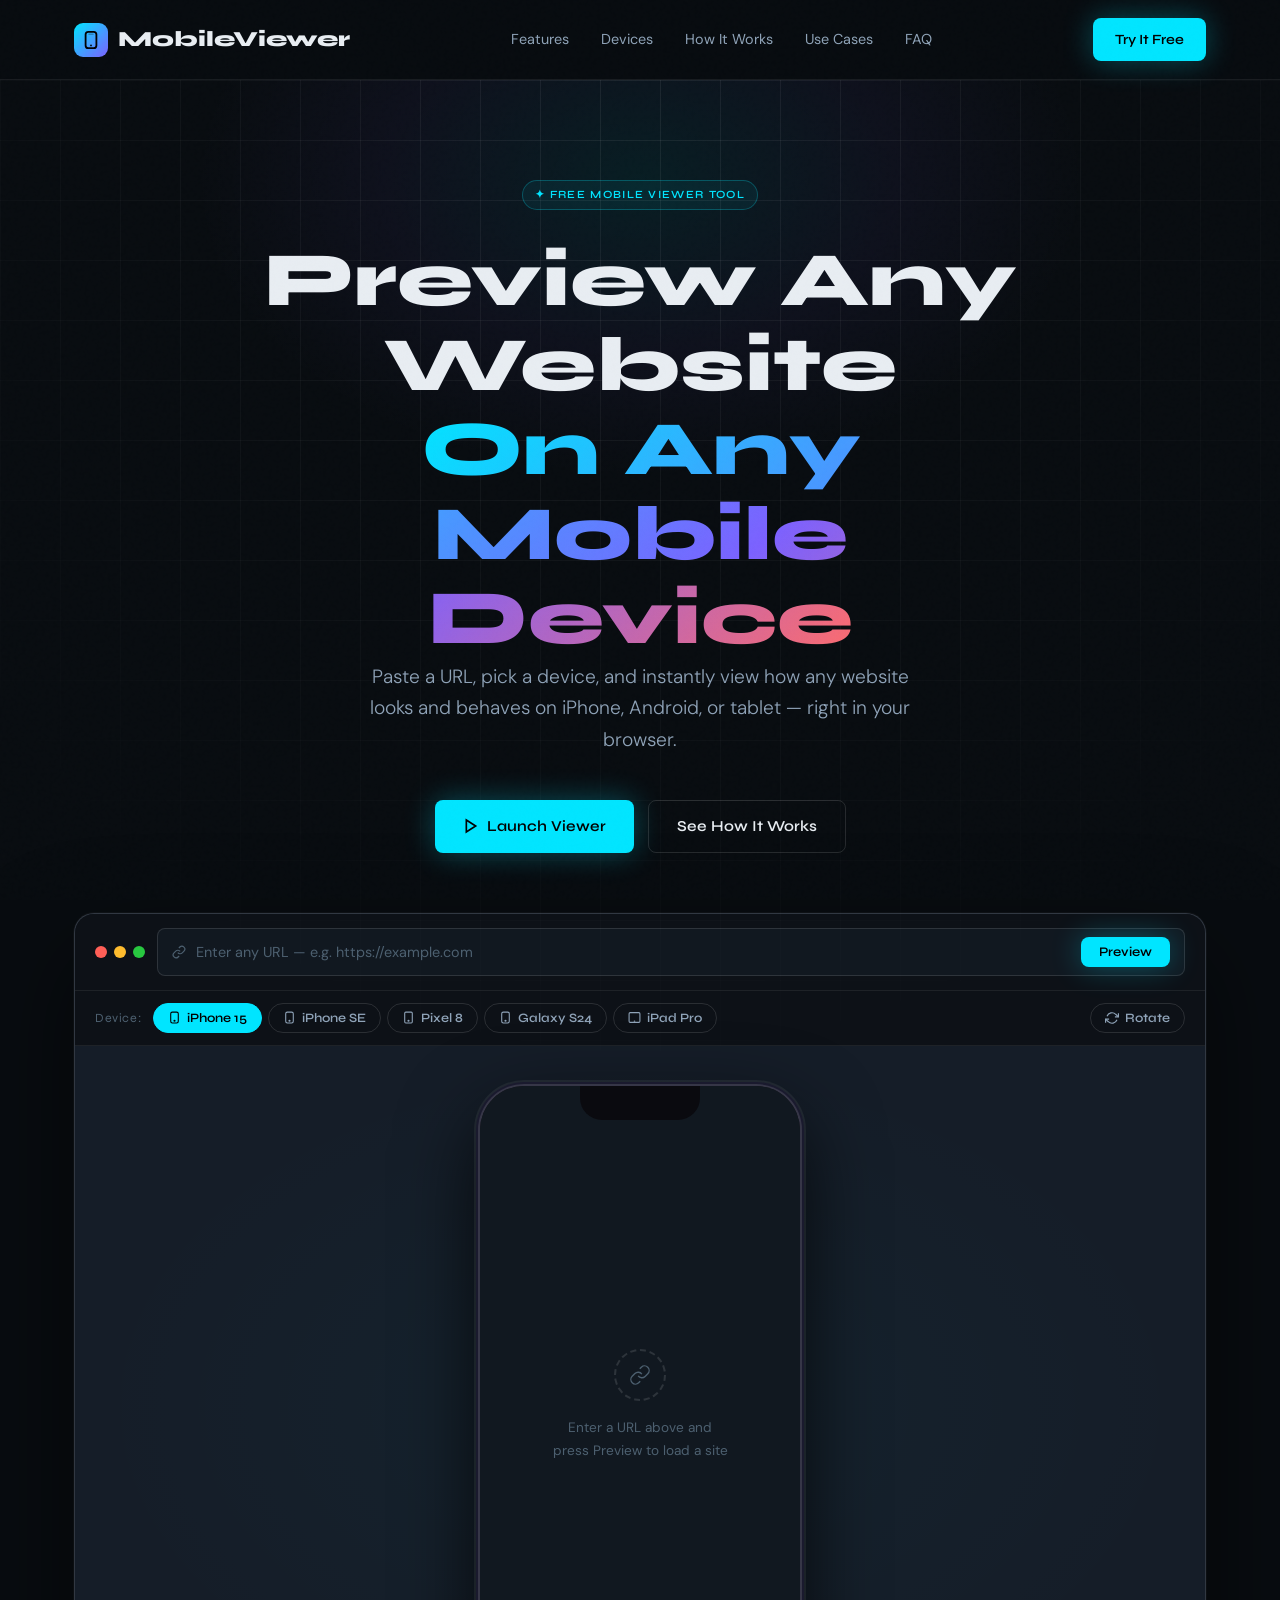
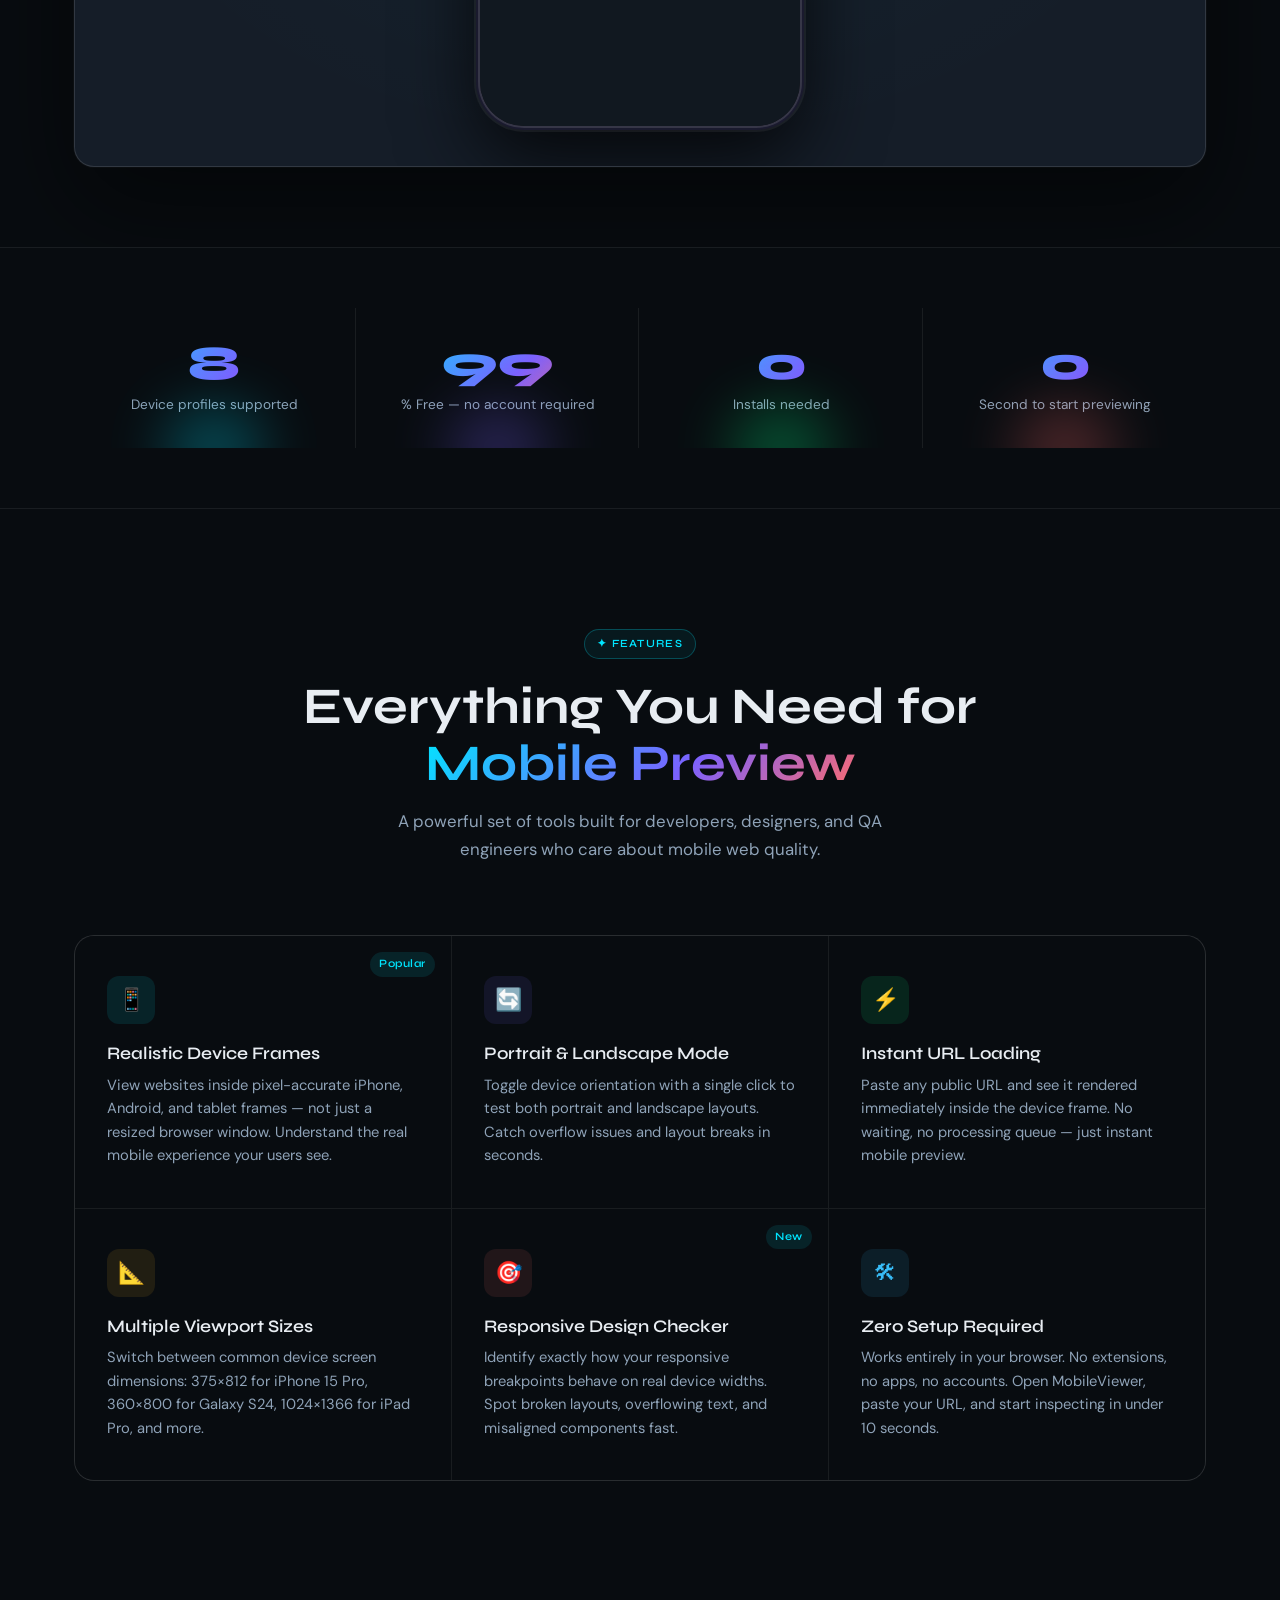
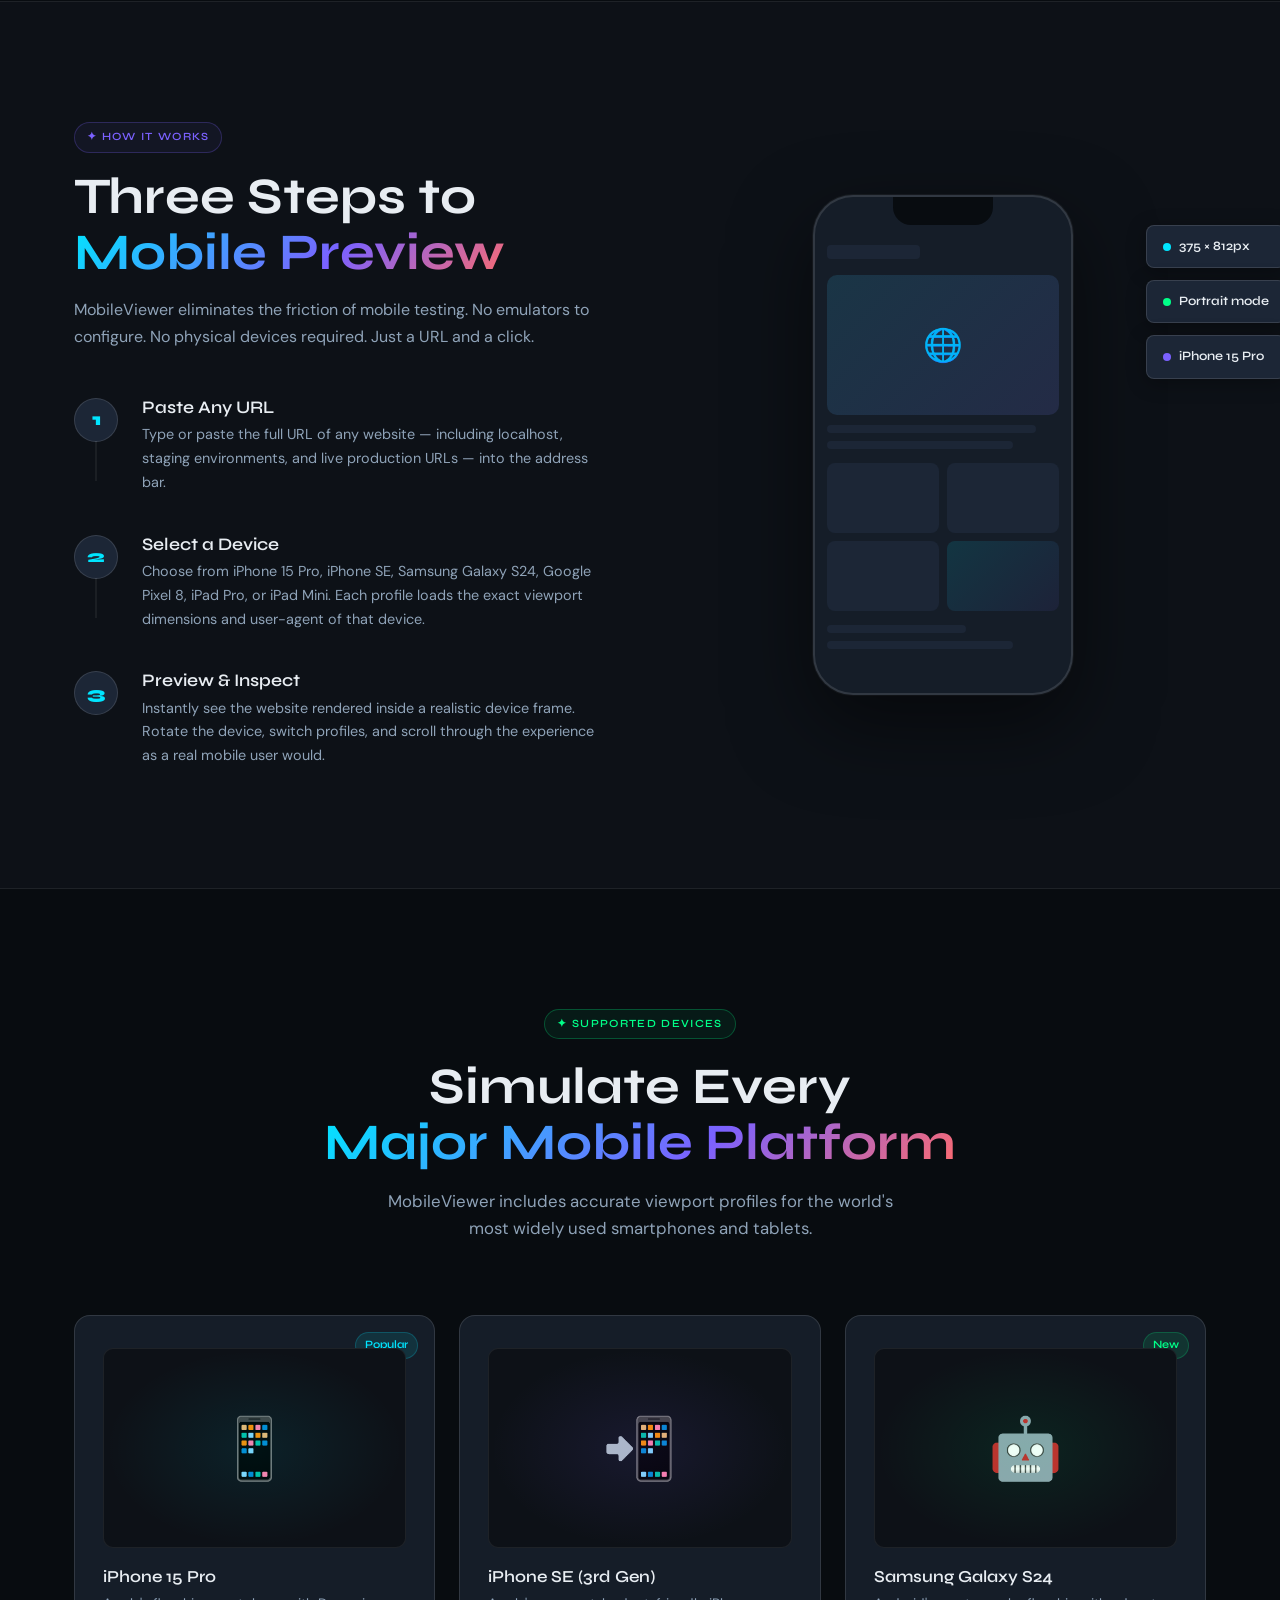
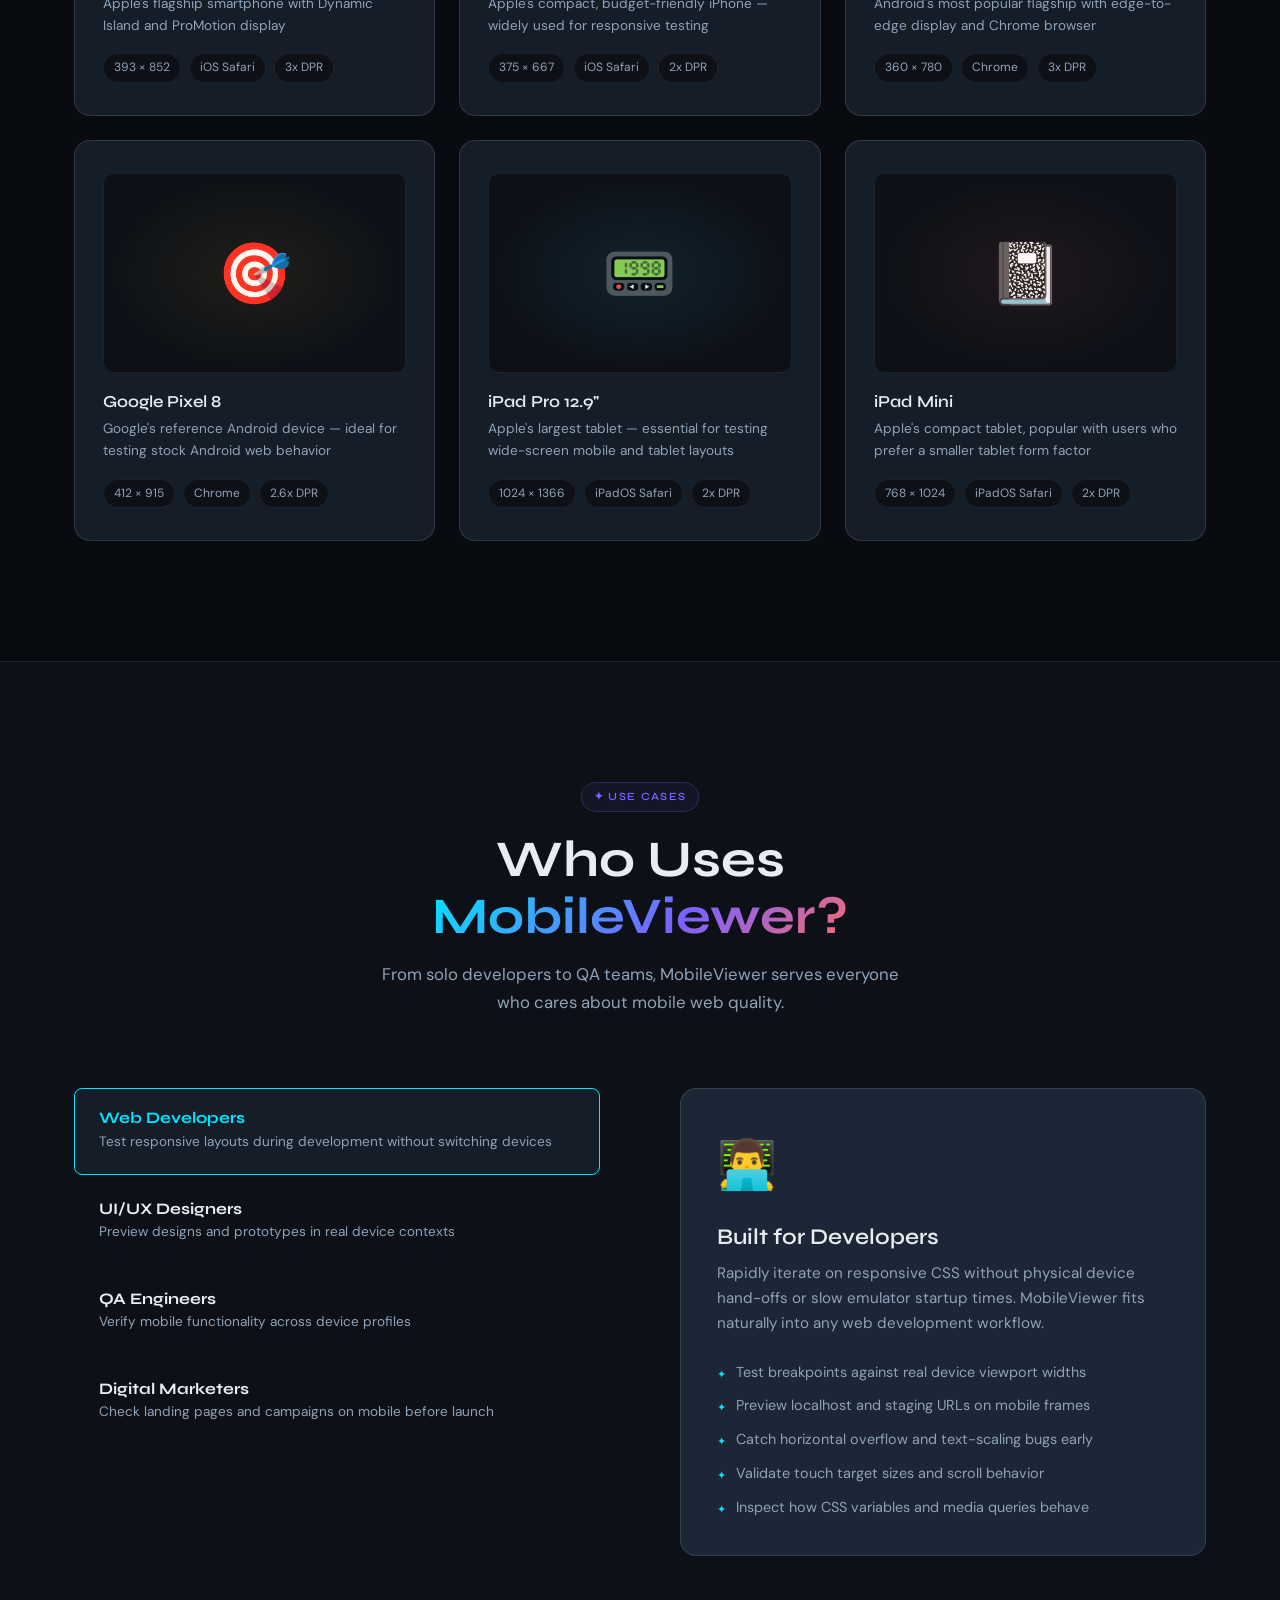
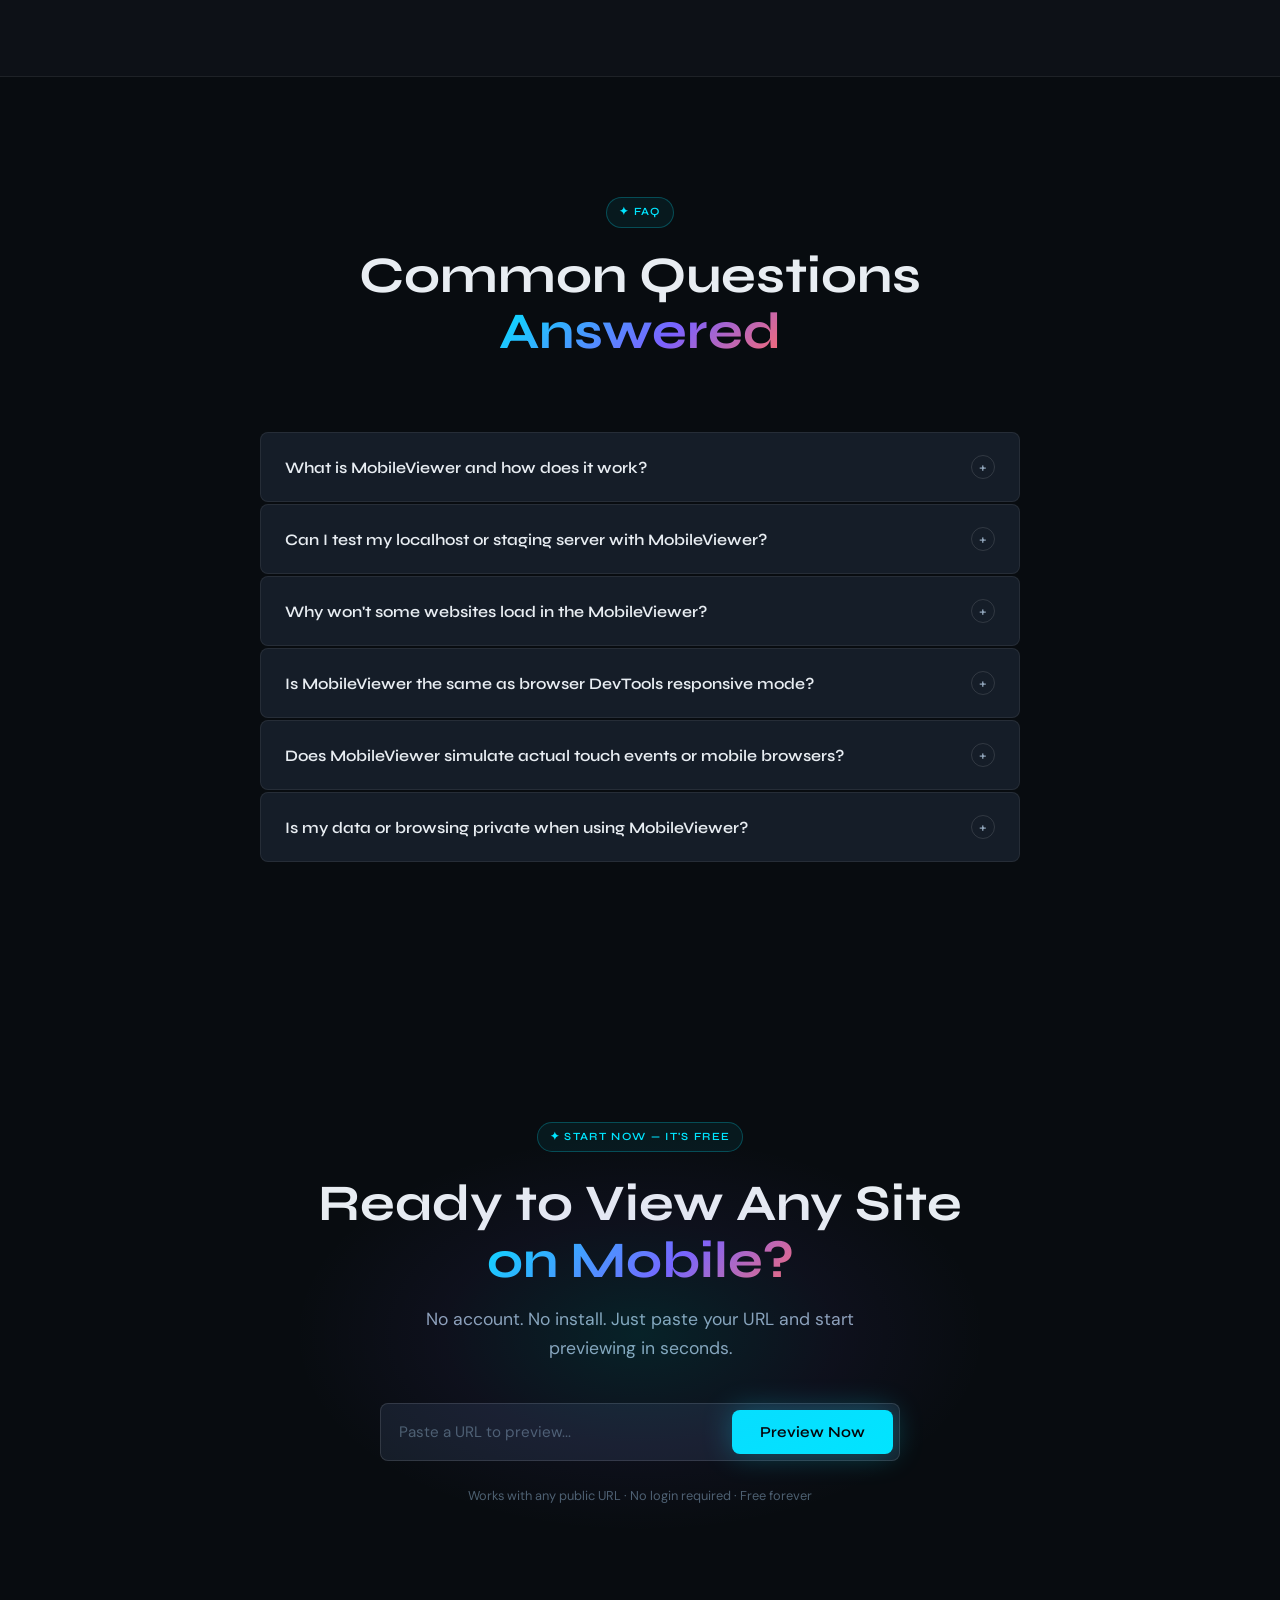
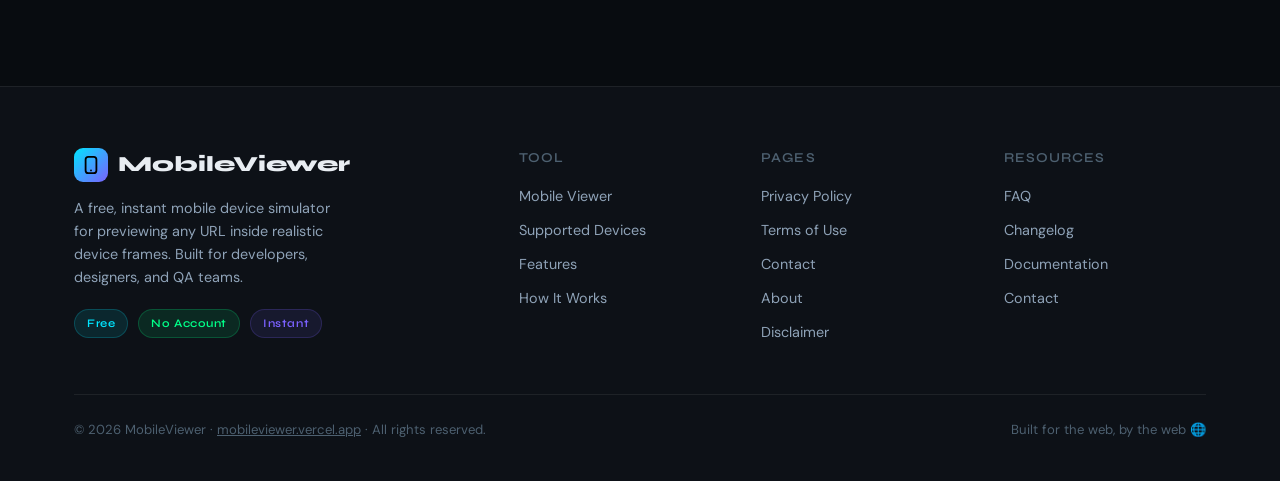
<file: index.html>
<!DOCTYPE html>
<html lang="en">
<head>
  <!-- Google tag (gtag.js) -->
<script async src="https://www.googletagmanager.com/gtag/js?id=G-1SE3B1BX9H"></script>
<script>
  window.dataLayer = window.dataLayer || [];
  function gtag(){dataLayer.push(arguments);}
  gtag('js', new Date());

  gtag('config', 'G-1SE3B1BX9H');
</script>
  <meta charset="UTF-8" />
  <meta name="viewport" content="width=device-width, initial-scale=1.0" />
  <title>MobileViewer – View Any Website on Mobile Instantly</title>
  <meta name="description" content="MobileViewer lets you preview, test, and inspect any URL on realistic mobile device frames right in your browser. No installs. No apps. Instant mobile simulation." />
  <meta name="keywords" content="mobile viewer, mobile website preview, responsive design tester, mobile simulator, URL viewer, device preview tool, mobile web testing, responsive checker" />
  <meta name="author" content="MobileViewer" />
  <link rel="canonical" href="https://mobileviewer.vercel.app/" />

  <!-- Open Graph -->
  <meta property="og:type" content="website" />
  <meta property="og:title" content="MobileViewer – View Any Website on Mobile Instantly" />
  <meta property="og:description" content="Preview any URL inside realistic mobile device frames. Test responsive layouts, simulate touch interactions, and inspect mobile web experiences – all from your desktop." />
  <meta property="og:url" content="https://mobileviewer.vercel.app/" />
  <meta property="og:image" content="https://mobileviewer.vercel.app/og-image.png" />

  <!-- Twitter Card -->
  <meta name="twitter:card" content="summary_large_image" />
  <meta name="twitter:title" content="MobileViewer – View Any Website on Mobile" />
  <meta name="twitter:description" content="Instantly preview any website inside iPhone, Android, and tablet frames. Free mobile simulator tool." />

  <!-- Schema.org Structured Data -->
  <script type="application/ld+json">
  {
    "@context": "https://schema.org",
    "@type": "WebApplication",
    "name": "MobileViewer",
    "url": "https://mobileviewer.vercel.app",
    "description": "A free online mobile device simulator and URL viewer that lets you preview any website in realistic mobile frames including iPhone, Android, and tablet devices.",
    "applicationCategory": "DeveloperApplication",
    "operatingSystem": "Any",
    "offers": {
      "@type": "Offer",
      "price": "0",
      "priceCurrency": "USD"
    },
    "featureList": [
      "iPhone frame simulation",
      "Android device preview",
      "Tablet viewport testing",
      "Custom viewport sizes",
      "Responsive design testing",
      "URL-based mobile preview",
      "Real-time device rotation",
      "Screenshot capture"
    ]
  }
  </script>
  <script type="application/ld+json">
  {
    "@context": "https://schema.org",
    "@type": "FAQPage",
    "mainEntity": [
      {
        "@type": "Question",
        "name": "What is MobileViewer?",
        "acceptedAnswer": {
          "@type": "Answer",
          "text": "MobileViewer is a free online tool that lets you preview any website URL inside realistic mobile device frames — including iPhone, Android, and tablet — directly in your browser without installing anything."
        }
      },
      {
        "@type": "Question",
        "name": "How do I use MobileViewer?",
        "acceptedAnswer": {
          "@type": "Answer",
          "text": "Simply paste any URL into the input field, choose your target device (iPhone, Android, or tablet), and click Preview. The website loads inside the selected device frame instantly."
        }
      },
      {
        "@type": "Question",
        "name": "Is MobileViewer free?",
        "acceptedAnswer": {
          "@type": "Answer",
          "text": "Yes, MobileViewer is completely free to use. No account, no installation, and no credit card required."
        }
      },
      {
        "@type": "Question",
        "name": "Which devices can I simulate with MobileViewer?",
        "acceptedAnswer": {
          "@type": "Answer",
          "text": "MobileViewer supports iPhone 15 Pro, iPhone SE, Samsung Galaxy S24, Google Pixel 8, iPad Pro, iPad Mini, and custom viewport dimensions."
        }
      }
    ]
  }
  </script>

  <link rel="preconnect" href="https://fonts.googleapis.com" />
  <link rel="preconnect" href="https://fonts.gstatic.com" crossorigin />
  <link href="https://fonts.googleapis.com/css2?family=Syne:wght@400;600;700;800&family=DM+Sans:ital,opsz,wght@0,9..40,300;0,9..40,400;0,9..40,500;1,9..40,300&display=swap" rel="stylesheet" />

  <style>
    *, *::before, *::after { box-sizing: border-box; margin: 0; padding: 0; }

    :root {
      --bg: #080c10;
      --bg2: #0d1117;
      --bg3: #111820;
      --surface: #151d28;
      --surface2: #1c2636;
      --border: rgba(255,255,255,0.07);
      --border2: rgba(255,255,255,0.12);
      --accent: #00e5ff;
      --accent2: #7b61ff;
      --accent3: #ff6b6b;
      --green: #00ff88;
      --text: #e8edf2;
      --text2: #8fa3b8;
      --text3: #4d6070;
      --radius: 16px;
      --radius-sm: 8px;
      --shadow: 0 0 60px rgba(0,229,255,0.06);
      --font-display: 'Syne', sans-serif;
      --font-body: 'DM Sans', sans-serif;
    }

    html { scroll-behavior: smooth; }

    body {
      background: var(--bg);
      color: var(--text);
      font-family: var(--font-body);
      font-size: 16px;
      line-height: 1.65;
      overflow-x: hidden;
    }

    /* ── NOISE OVERLAY ── */
    body::before {
      content: '';
      position: fixed;
      inset: 0;
      background-image: url("data:image/svg+xml,%3Csvg viewBox='0 0 256 256' xmlns='http://www.w3.org/2000/svg'%3E%3Cfilter id='noise'%3E%3CfeTurbulence type='fractalNoise' baseFrequency='0.9' numOctaves='4' stitchTiles='stitch'/%3E%3C/filter%3E%3Crect width='100%25' height='100%25' filter='url(%23noise)' opacity='0.04'/%3E%3C/svg%3E");
      pointer-events: none;
      z-index: 9999;
      opacity: 0.4;
    }

    /* ── SCROLLBAR ── */
    ::-webkit-scrollbar { width: 5px; }
    ::-webkit-scrollbar-track { background: var(--bg); }
    ::-webkit-scrollbar-thumb { background: var(--surface2); border-radius: 10px; }

    /* ── UTILITY ── */
    .container { max-width: 1180px; margin: 0 auto; padding: 0 24px; }
    .tag {
      display: inline-flex; align-items: center; gap: 6px;
      font-family: var(--font-display); font-size: 11px; font-weight: 600;
      letter-spacing: 0.12em; text-transform: uppercase;
      color: var(--accent); padding: 5px 12px;
      border: 1px solid rgba(0,229,255,0.25);
      border-radius: 100px; background: rgba(0,229,255,0.06);
    }
    .tag-purple { color: var(--accent2); border-color: rgba(123,97,255,0.25); background: rgba(123,97,255,0.06); }
    .tag-green { color: var(--green); border-color: rgba(0,255,136,0.25); background: rgba(0,255,136,0.06); }

    h1,h2,h3,h4 { font-family: var(--font-display); font-weight: 700; line-height: 1.1; }
    h1 { font-size: clamp(2.8rem, 6vw, 5rem); font-weight: 800; }
    h2 { font-size: clamp(2rem, 4vw, 3.2rem); }
    h3 { font-size: 1.35rem; font-weight: 600; }

    .gradient-text {
      background: linear-gradient(135deg, var(--accent) 0%, var(--accent2) 60%, #ff6b6b 100%);
      -webkit-background-clip: text; -webkit-text-fill-color: transparent;
      background-clip: text;
    }

    .btn {
      display: inline-flex; align-items: center; gap: 8px;
      padding: 13px 28px; border-radius: var(--radius-sm);
      font-family: var(--font-display); font-size: 0.95rem; font-weight: 600;
      cursor: pointer; border: none; transition: all 0.2s ease; text-decoration: none;
    }
    .btn-primary {
      background: var(--accent); color: #000;
      box-shadow: 0 0 30px rgba(0,229,255,0.3);
    }
    .btn-primary:hover { transform: translateY(-2px); box-shadow: 0 0 50px rgba(0,229,255,0.5); }
    .btn-ghost {
      background: transparent; color: var(--text);
      border: 1px solid var(--border2);
    }
    .btn-ghost:hover { background: var(--surface); border-color: var(--accent); color: var(--accent); }

    /* ── NAV ── */
    nav {
      position: sticky; top: 0; z-index: 100;
      background: rgba(8,12,16,0.85);
      backdrop-filter: blur(20px);
      border-bottom: 1px solid var(--border);
      padding: 0;
    }
    .nav-inner {
      display: flex; align-items: center; justify-content: space-between;
      padding: 18px 0;
    }
    .logo {
      font-family: var(--font-display); font-size: 1.35rem; font-weight: 800;
      color: var(--text); text-decoration: none; display: flex; align-items: center; gap: 10px;
    }
    .logo-icon {
      width: 34px; height: 34px; border-radius: 9px;
      background: linear-gradient(135deg, var(--accent), var(--accent2));
      display: flex; align-items: center; justify-content: center;
    }
    .logo-icon svg { width: 18px; height: 18px; }
    .nav-links { display: flex; align-items: center; gap: 32px; list-style: none; }
    .nav-links a { color: var(--text2); text-decoration: none; font-size: 0.9rem; transition: color 0.2s; }
    .nav-links a:hover { color: var(--text); }
    .nav-cta { display: flex; align-items: center; gap: 12px; }

    .hamburger { display: none; flex-direction: column; gap: 5px; cursor: pointer; padding: 4px; }
    .hamburger span { display: block; width: 22px; height: 2px; background: var(--text); border-radius: 2px; transition: all 0.3s; }

    /* ── HERO ── */
    #hero {
      padding: 100px 0 80px;
      position: relative; overflow: hidden;
    }
    .hero-bg {
      position: absolute; inset: 0; pointer-events: none;
    }
    .hero-glow {
      position: absolute; top: -200px; left: 50%; transform: translateX(-50%);
      width: 900px; height: 600px;
      background: radial-gradient(ellipse, rgba(0,229,255,0.08) 0%, rgba(123,97,255,0.05) 40%, transparent 70%);
    }
    .hero-grid {
      position: absolute; inset: 0;
      background-image: linear-gradient(var(--border) 1px, transparent 1px),
                        linear-gradient(90deg, var(--border) 1px, transparent 1px);
      background-size: 60px 60px;
      mask-image: radial-gradient(ellipse 70% 60% at 50% 0%, black, transparent);
    }

    .hero-content { position: relative; text-align: center; max-width: 820px; margin: 0 auto; }
    .hero-tag { margin-bottom: 28px; }
    .hero-title { margin-bottom: 24px; }
    .hero-sub {
      font-size: 1.2rem; color: var(--text2); max-width: 580px; margin: 0 auto 44px;
      font-weight: 300;
    }
    .hero-cta { display: flex; justify-content: center; gap: 14px; flex-wrap: wrap; margin-bottom: 60px; }

    /* ── DEVICE VIEWER TOOL ── */
    .tool-wrapper {
      background: var(--surface);
      border: 1px solid var(--border2);
      border-radius: 20px;
      overflow: hidden;
      box-shadow: 0 40px 100px rgba(0,0,0,0.5), 0 0 0 1px rgba(255,255,255,0.03);
    }
    .tool-topbar {
      display: flex; align-items: center; gap: 12px;
      padding: 14px 20px;
      background: var(--bg2);
      border-bottom: 1px solid var(--border);
    }
    .tool-dots { display: flex; gap: 7px; }
    .tool-dots span {
      width: 12px; height: 12px; border-radius: 50%;
    }
    .dot-r { background: #ff5f57; }
    .dot-y { background: #febc2e; }
    .dot-g { background: #28c840; }

    .url-bar {
      flex: 1; display: flex; align-items: center; gap: 10px;
      background: var(--bg3); border: 1px solid var(--border2);
      border-radius: var(--radius-sm); padding: 8px 14px;
    }
    .url-bar svg { color: var(--text3); flex-shrink: 0; }
    #urlInput {
      flex: 1; background: none; border: none; outline: none;
      color: var(--text); font-family: var(--font-body); font-size: 0.9rem;
    }
    #urlInput::placeholder { color: var(--text3); }

    .tool-devices {
      display: flex; gap: 6px; flex-wrap: wrap; padding: 12px 20px;
      background: var(--bg2); border-bottom: 1px solid var(--border);
      align-items: center;
    }
    .device-label { font-size: 0.78rem; color: var(--text3); font-family: var(--font-display); letter-spacing: 0.05em; margin-right: 6px; }
    .device-btn {
      display: flex; align-items: center; gap: 6px;
      padding: 6px 14px; border-radius: 100px;
      font-size: 0.8rem; font-family: var(--font-display); font-weight: 600;
      cursor: pointer; border: 1px solid var(--border2);
      background: transparent; color: var(--text2); transition: all 0.2s;
    }
    .device-btn:hover, .device-btn.active {
      background: var(--accent); color: #000; border-color: var(--accent);
    }
    .device-btn svg { width: 13px; height: 13px; }

    .rotate-btn {
      margin-left: auto;
      display: flex; align-items: center; gap: 6px;
      padding: 6px 14px; border-radius: 100px;
      font-size: 0.8rem; font-family: var(--font-display); font-weight: 600;
      cursor: pointer; border: 1px solid var(--border2);
      background: transparent; color: var(--text2); transition: all 0.2s;
    }
    .rotate-btn:hover { color: var(--accent); border-color: var(--accent); }

    .tool-stage {
      min-height: 580px;
      display: flex; align-items: center; justify-content: center;
      padding: 40px 20px;
      background: radial-gradient(ellipse at 50% 50%, rgba(0,229,255,0.03) 0%, transparent 70%);
      position: relative;
    }

    /* Phone frame */
    .phone-frame {
      position: relative; transition: all 0.4s cubic-bezier(0.34,1.56,0.64,1);
    }
    .phone-shell {
      position: relative; border-radius: 44px;
      box-shadow: 
        0 0 0 2px rgba(255,255,255,0.12),
        0 0 0 4px #1a1a2e,
        0 0 0 6px rgba(255,255,255,0.06),
        0 30px 80px rgba(0,0,0,0.8),
        inset 0 0 0 1px rgba(255,255,255,0.04);
      overflow: hidden;
      background: #0a0a0f;
    }

    .phone-notch {
      position: absolute; top: 0; left: 50%; transform: translateX(-50%);
      width: 120px; height: 34px;
      background: #0a0a0f; border-radius: 0 0 22px 22px;
      z-index: 10;
    }

    .phone-screen {
      width: 100%; height: 100%;
      border-radius: 42px; overflow: hidden;
      position: relative;
    }
    .phone-screen iframe {
      width: 100%; height: 100%; border: none;
      display: block;
    }
    .phone-placeholder {
      width: 100%; height: 100%;
      display: flex; flex-direction: column;
      align-items: center; justify-content: center;
      gap: 16px; color: var(--text3);
      background: var(--bg3);
    }
    .phone-placeholder .ph-icon {
      width: 52px; height: 52px;
      border: 2px dashed var(--border2);
      border-radius: 50%;
      display: flex; align-items: center; justify-content: center;
      color: var(--text3);
    }
    .phone-placeholder p { font-size: 0.85rem; text-align: center; max-width: 180px; }

    /* Device sizes */
    .device-iphone15 .phone-shell { width: 320px; height: 640px; }
    .device-iphonese .phone-shell { width: 280px; height: 560px; }
    .device-pixel .phone-shell { width: 300px; height: 620px; border-radius: 36px; }
    .device-pixel .phone-shell .phone-screen { border-radius: 34px; }
    .device-galaxy .phone-shell { width: 310px; height: 650px; }
    .device-ipad .phone-shell { width: 500px; height: 700px; border-radius: 24px; }
    .device-ipad .phone-shell .phone-screen { border-radius: 22px; }
    .device-ipad .phone-notch { display: none; }

    /* Landscape */
    .landscape .phone-frame { transform: rotate(90deg); }
    .landscape .phone-shell { width: 640px; height: 320px; border-radius: 44px; }

    .tool-load-btn {
      position: absolute; bottom: 20px; right: 20px;
      display: flex; gap: 8px;
    }

    /* Loading spinner */
    .spinner {
      display: none; width: 28px; height: 28px;
      border: 3px solid var(--border2);
      border-top-color: var(--accent);
      border-radius: 50%; animation: spin 0.7s linear infinite;
    }
    @keyframes spin { to { transform: rotate(360deg); } }

    /* ── STATS STRIP ── */
    #stats {
      padding: 60px 0;
      border-top: 1px solid var(--border);
      border-bottom: 1px solid var(--border);
    }
    .stats-grid {
      display: grid; grid-template-columns: repeat(4, 1fr);
      gap: 2px;
    }
    .stat-item {
      padding: 32px 24px; text-align: center;
      border-right: 1px solid var(--border);
      position: relative; overflow: hidden;
    }
    .stat-item:last-child { border-right: none; }
    .stat-num {
      font-family: var(--font-display); font-size: 3rem; font-weight: 800;
      line-height: 1; margin-bottom: 6px;
    }
    .stat-label { font-size: 0.85rem; color: var(--text2); }
    .stat-glow {
      position: absolute; bottom: -40px; left: 50%; transform: translateX(-50%);
      width: 100px; height: 80px;
      border-radius: 50%; filter: blur(30px); opacity: 0.3;
    }

    /* ── FEATURES ── */
    #features { padding: 120px 0; }
    .section-header { text-align: center; margin-bottom: 72px; }
    .section-header .tag { margin-bottom: 20px; }
    .section-header h2 { margin-bottom: 16px; }
    .section-header p { color: var(--text2); max-width: 540px; margin: 0 auto; font-size: 1.05rem; }

    .features-grid {
      display: grid; grid-template-columns: repeat(3, 1fr);
      gap: 1px; background: var(--border);
      border: 1px solid var(--border); border-radius: 20px; overflow: hidden;
    }
    .feature-card {
      padding: 40px 32px; background: var(--bg);
      position: relative; overflow: hidden;
      transition: background 0.3s;
    }
    .feature-card:hover { background: var(--surface); }
    .feature-card::after {
      content: ''; position: absolute; inset: 0;
      opacity: 0; transition: opacity 0.3s;
      pointer-events: none;
    }
    .feature-card:hover::after { opacity: 1; }

    .fc-icon {
      width: 48px; height: 48px; border-radius: 12px;
      display: flex; align-items: center; justify-content: center;
      margin-bottom: 20px; font-size: 22px;
    }
    .fc-icon-cyan { background: rgba(0,229,255,0.1); color: var(--accent); }
    .fc-icon-purple { background: rgba(123,97,255,0.1); color: var(--accent2); }
    .fc-icon-green { background: rgba(0,255,136,0.1); color: var(--green); }
    .fc-icon-red { background: rgba(255,107,107,0.1); color: var(--accent3); }
    .fc-icon-yellow { background: rgba(254,188,46,0.1); color: #febc2e; }
    .fc-icon-blue { background: rgba(56,189,248,0.1); color: #38bdf8; }

    .feature-card h3 { margin-bottom: 10px; font-size: 1.1rem; }
    .feature-card p { color: var(--text2); font-size: 0.92rem; line-height: 1.6; }
    .fc-badge {
      position: absolute; top: 16px; right: 16px;
      font-size: 0.7rem; padding: 3px 9px; border-radius: 100px;
      background: rgba(0,229,255,0.1); color: var(--accent);
      font-family: var(--font-display); font-weight: 600; letter-spacing: 0.05em;
    }

    /* ── HOW IT WORKS ── */
    #how { padding: 120px 0; background: var(--bg2); border-top: 1px solid var(--border); border-bottom: 1px solid var(--border); }
    .steps-layout { display: grid; grid-template-columns: 1fr 1fr; gap: 80px; align-items: center; }
    .steps-list { display: flex; flex-direction: column; gap: 40px; }
    .step-item { display: flex; gap: 24px; }
    .step-num {
      flex-shrink: 0; width: 44px; height: 44px; border-radius: 50%;
      display: flex; align-items: center; justify-content: center;
      font-family: var(--font-display); font-size: 1.1rem; font-weight: 800;
      background: var(--surface2); border: 1px solid var(--border2); color: var(--accent);
      position: relative;
    }
    .step-num::after {
      content: ''; position: absolute;
      top: 100%; left: 50%; transform: translateX(-50%);
      width: 1px; height: 40px; background: var(--border2);
    }
    .step-item:last-child .step-num::after { display: none; }
    .step-content h3 { font-size: 1.1rem; margin-bottom: 6px; }
    .step-content p { color: var(--text2); font-size: 0.9rem; }

    .steps-visual {
      position: relative;
    }
    .mock-phone {
      width: 260px; height: 500px; margin: 0 auto;
      background: var(--surface); border-radius: 40px;
      border: 2px solid var(--border2);
      box-shadow: 0 30px 80px rgba(0,0,0,0.5), 0 0 0 1px rgba(255,255,255,0.05);
      overflow: hidden; position: relative;
    }
    .mock-notch {
      width: 100px; height: 28px; background: var(--bg);
      border-radius: 0 0 18px 18px; margin: 0 auto;
    }
    .mock-content { padding: 12px; }
    .mock-bar { height: 8px; border-radius: 4px; background: var(--surface2); margin-bottom: 8px; }
    .mock-bar.w80 { width: 80%; }
    .mock-bar.w60 { width: 60%; }
    .mock-bar.w90 { width: 90%; }
    .mock-img-block { height: 140px; background: var(--surface2); border-radius: 10px; margin-bottom: 10px; overflow: hidden; }
    .mock-img-inner { height: 100%; background: linear-gradient(135deg, rgba(0,229,255,0.08), rgba(123,97,255,0.08)); display: flex; align-items: center; justify-content: center; color: var(--text3); font-size: 2rem; }
    .mock-grid { display: grid; grid-template-columns: 1fr 1fr; gap: 8px; }
    .mock-card { height: 70px; background: var(--surface2); border-radius: 8px; }

    .visual-annotations { position: absolute; right: 0; top: 50%; transform: translateY(-50%); display: flex; flex-direction: column; gap: 16px; }
    .annot {
      background: var(--surface2); border: 1px solid var(--border2);
      border-radius: var(--radius-sm); padding: 10px 16px;
      font-size: 0.8rem; font-family: var(--font-display); font-weight: 600;
      color: var(--text); display: flex; align-items: center; gap: 8px;
      box-shadow: 0 4px 20px rgba(0,0,0,0.3);
    }
    .annot-dot { width: 8px; height: 8px; border-radius: 50%; flex-shrink: 0; }

    /* ── DEVICES SECTION ── */
    #devices { padding: 120px 0; }
    .devices-grid {
      display: grid; grid-template-columns: repeat(3, 1fr); gap: 24px;
      margin-top: 60px;
    }
    .device-card {
      background: var(--surface); border: 1px solid var(--border2);
      border-radius: var(--radius); padding: 32px 28px;
      transition: all 0.3s; position: relative; overflow: hidden;
      cursor: pointer;
    }
    .device-card::before {
      content: ''; position: absolute; inset: 0;
      background: linear-gradient(135deg, rgba(0,229,255,0.04), transparent);
      opacity: 0; transition: opacity 0.3s;
    }
    .device-card:hover { transform: translateY(-4px); border-color: var(--accent); box-shadow: 0 0 40px rgba(0,229,255,0.1); }
    .device-card:hover::before { opacity: 1; }
    .dc-thumb {
      height: 200px; background: var(--bg2); border-radius: 10px;
      margin-bottom: 20px; display: flex; align-items: center; justify-content: center;
      font-size: 60px; border: 1px solid var(--border);
      position: relative; overflow: hidden;
    }
    .dc-thumb-glow {
      position: absolute; inset: 0;
      background: radial-gradient(ellipse, rgba(0,229,255,0.08), transparent 70%);
    }
    .device-card h3 { margin-bottom: 6px; font-size: 1.05rem; }
    .device-card p { font-size: 0.85rem; color: var(--text2); margin-bottom: 16px; }
    .dc-specs { display: flex; gap: 8px; flex-wrap: wrap; }
    .dc-spec {
      font-size: 0.75rem; padding: 4px 10px; border-radius: 100px;
      background: var(--bg2); border: 1px solid var(--border); color: var(--text2);
    }
    .dc-badge {
      position: absolute; top: 16px; right: 16px;
      font-size: 0.7rem; padding: 3px 9px; border-radius: 100px;
      font-family: var(--font-display); font-weight: 600;
    }
    .badge-new { background: rgba(0,255,136,0.1); color: var(--green); border: 1px solid rgba(0,255,136,0.2); }
    .badge-pop { background: rgba(0,229,255,0.1); color: var(--accent); border: 1px solid rgba(0,229,255,0.2); }

    /* ── USE CASES ── */
    #usecases { padding: 120px 0; background: var(--bg2); border-top: 1px solid var(--border); border-bottom: 1px solid var(--border); }
    .usecases-layout { display: grid; grid-template-columns: 1fr 1fr; gap: 80px; align-items: start; margin-top: 60px; }
    .usecase-tabs { display: flex; flex-direction: column; gap: 4px; }
    .usecase-tab {
      padding: 20px 24px; border-radius: var(--radius-sm);
      border: 1px solid transparent; cursor: pointer;
      transition: all 0.2s; background: transparent;
      text-align: left; color: var(--text);
    }
    .usecase-tab:hover { background: var(--surface); border-color: var(--border); }
    .usecase-tab.active { background: var(--surface); border-color: var(--accent); }
    .usecase-tab.active h4 { color: var(--accent); }
    .usecase-tab h4 { font-size: 1rem; margin-bottom: 4px; font-family: var(--font-display); }
    .usecase-tab p { font-size: 0.85rem; color: var(--text2); }

    .usecase-panel { display: none; }
    .usecase-panel.active { display: block; }
    .up-card {
      background: var(--surface2); border: 1px solid var(--border2);
      border-radius: var(--radius); padding: 36px; min-height: 400px;
    }
    .up-icon { font-size: 3rem; margin-bottom: 20px; }
    .up-card h3 { font-size: 1.4rem; margin-bottom: 12px; }
    .up-card p { color: var(--text2); font-size: 0.95rem; margin-bottom: 24px; }
    .up-list { list-style: none; display: flex; flex-direction: column; gap: 10px; }
    .up-list li { display: flex; align-items: flex-start; gap: 10px; font-size: 0.9rem; color: var(--text2); }
    .up-list li::before { content: '✦'; color: var(--accent); flex-shrink: 0; font-size: 0.7rem; margin-top: 4px; }

    /* ── FAQ ── */
    #faq { padding: 120px 0; }
    .faq-list { max-width: 760px; margin: 60px auto 0; display: flex; flex-direction: column; gap: 2px; }
    .faq-item {
      background: var(--surface); border: 1px solid var(--border);
      border-radius: var(--radius-sm); overflow: hidden;
    }
    .faq-q {
      width: 100%; padding: 22px 24px; text-align: left;
      background: none; border: none; color: var(--text);
      font-family: var(--font-display); font-size: 1rem; font-weight: 600;
      cursor: pointer; display: flex; justify-content: space-between; align-items: center;
      gap: 16px;
    }
    .faq-q:hover { color: var(--accent); }
    .faq-icon {
      width: 24px; height: 24px; border-radius: 50%;
      border: 1px solid var(--border2); display: flex; align-items: center; justify-content: center;
      flex-shrink: 0; transition: all 0.3s; font-size: 0.9rem; color: var(--text2);
    }
    .faq-item.open .faq-icon { background: var(--accent); color: #000; border-color: var(--accent); transform: rotate(45deg); }
    .faq-a { max-height: 0; overflow: hidden; transition: max-height 0.4s ease, padding 0.3s; }
    .faq-item.open .faq-a { max-height: 300px; }
    .faq-a-inner { padding: 0 24px 22px; color: var(--text2); font-size: 0.92rem; line-height: 1.7; }

    /* ── CTA ── */
    #cta { padding: 140px 0; text-align: center; position: relative; overflow: hidden; }
    .cta-glow {
      position: absolute; top: 50%; left: 50%; transform: translate(-50%,-50%);
      width: 700px; height: 400px;
      background: radial-gradient(ellipse, rgba(0,229,255,0.1) 0%, rgba(123,97,255,0.05) 40%, transparent 70%);
      pointer-events: none;
    }
    #cta h2 { margin-bottom: 16px; }
    #cta p { color: var(--text2); font-size: 1.1rem; max-width: 480px; margin: 0 auto 40px; }
    .cta-input-group {
      display: flex; gap: 10px; max-width: 520px; margin: 0 auto 24px;
      background: var(--surface); border: 1px solid var(--border2);
      border-radius: var(--radius-sm); padding: 6px;
    }
    .cta-input {
      flex: 1; background: none; border: none; outline: none;
      color: var(--text); font-family: var(--font-body); font-size: 0.95rem;
      padding: 8px 12px;
    }
    .cta-input::placeholder { color: var(--text3); }

    /* ── FOOTER ── */
    footer {
      background: var(--bg2); border-top: 1px solid var(--border);
      padding: 60px 0 40px;
    }
    .footer-top { display: grid; grid-template-columns: 2fr 1fr 1fr 1fr; gap: 40px; padding-bottom: 40px; border-bottom: 1px solid var(--border); }
    .footer-brand p { color: var(--text2); font-size: 0.9rem; margin-top: 14px; max-width: 260px; line-height: 1.6; }
    .footer-col h5 { font-family: var(--font-display); font-size: 0.85rem; font-weight: 600; color: var(--text3); letter-spacing: 0.08em; text-transform: uppercase; margin-bottom: 16px; }
    .footer-col a { display: block; color: var(--text2); text-decoration: none; font-size: 0.9rem; margin-bottom: 10px; transition: color 0.2s; }
    .footer-col a:hover { color: var(--accent); }
    .footer-bottom { display: flex; justify-content: space-between; align-items: center; padding-top: 24px; flex-wrap: wrap; gap: 12px; }
    .footer-bottom p { color: var(--text3); font-size: 0.82rem; }
    .footer-badges { display: flex; gap: 10px; }
    .fbadge {
      padding: 4px 12px; border-radius: 100px; font-size: 0.72rem;
      font-family: var(--font-display); font-weight: 600; letter-spacing: 0.05em;
    }

    /* ── SCROLL ANIMATIONS ── */
    .reveal { opacity: 0; transform: translateY(28px); transition: opacity 0.6s ease, transform 0.6s ease; }
    .reveal.visible { opacity: 1; transform: none; }

    /* ── MOBILE ── */
    @media (max-width: 900px) {
      .nav-links, .nav-cta { display: none; }
      .hamburger { display: flex; }
      h1 { font-size: 2.5rem; }
      h2 { font-size: 2rem; }
      .stats-grid { grid-template-columns: repeat(2, 1fr); }
      .stat-item { border-right: none; border-bottom: 1px solid var(--border); }
      .stat-item:nth-child(odd) { border-right: 1px solid var(--border); }
      .stat-item:last-child { border-bottom: none; }
      .features-grid { grid-template-columns: 1fr; }
      .steps-layout { grid-template-columns: 1fr; }
      .steps-visual { display: none; }
      .devices-grid { grid-template-columns: 1fr 1fr; }
      .usecases-layout { grid-template-columns: 1fr; }
      .footer-top { grid-template-columns: 1fr 1fr; }
      .device-ipad .phone-shell { width: 320px; height: 480px; }
      .tool-devices { overflow-x: auto; flex-wrap: nowrap; }
    }
    @media (max-width: 600px) {
      #hero { padding: 70px 0 60px; }
      .hero-cta { flex-direction: column; align-items: center; }
      .devices-grid { grid-template-columns: 1fr; }
      .footer-top { grid-template-columns: 1fr; }
      .footer-bottom { flex-direction: column; align-items: flex-start; }
      .cta-input-group { flex-direction: column; }
      .device-iphone15 .phone-shell { width: 270px; height: 540px; }
    }

    /* ── MOBILE NAV MENU ── */
    .mobile-menu {
      display: none; position: fixed; inset: 0; z-index: 200;
      background: var(--bg); flex-direction: column; padding: 80px 24px 40px;
      gap: 8px;
    }
    .mobile-menu.open { display: flex; }
    .mobile-menu-close {
      position: absolute; top: 20px; right: 24px;
      background: none; border: none; color: var(--text); font-size: 1.5rem; cursor: pointer;
    }
    .mobile-menu a {
      color: var(--text); text-decoration: none; font-family: var(--font-display);
      font-size: 1.4rem; font-weight: 700; padding: 12px 0;
      border-bottom: 1px solid var(--border); transition: color 0.2s;
    }
    .mobile-menu a:hover { color: var(--accent); }
  </style>
</head>
<body>

<!-- Mobile Menu -->
<div class="mobile-menu" id="mobileMenu" role="dialog" aria-label="Navigation menu">
  <button class="mobile-menu-close" id="menuClose" aria-label="Close menu">✕</button>
  <a href="#features">Features</a>
  <a href="#devices">Devices</a>
  <a href="#how">How It Works</a>
  <a href="#usecases">Use Cases</a>
  <a href="#faq">FAQ</a>
</div>

<!-- Navigation -->
<nav role="navigation" aria-label="Main navigation">
  <div class="container">
    <div class="nav-inner">
      <a href="/" class="logo" aria-label="MobileViewer Home">
        <div class="logo-icon">
          <svg viewBox="0 0 20 20" fill="none" xmlns="http://www.w3.org/2000/svg">
            <rect x="4" y="1" width="12" height="18" rx="3" stroke="black" stroke-width="2"/>
            <circle cx="10" cy="16" r="1" fill="black"/>
            <rect x="7" y="3" width="6" height="1" rx="0.5" fill="black" opacity="0.5"/>
          </svg>
        </div>
        MobileViewer
      </a>
      <ul class="nav-links" role="list">
        <li><a href="#features">Features</a></li>
        <li><a href="#devices">Devices</a></li>
        <li><a href="#how">How It Works</a></li>
        <li><a href="#usecases">Use Cases</a></li>
        <li><a href="#faq">FAQ</a></li>
      </ul>
      <div class="nav-cta">
        <a href="#tool" class="btn btn-primary" style="padding:10px 22px; font-size:0.88rem;">Try It Free</a>
      </div>
      <button class="hamburger" id="hamburger" aria-label="Open menu" aria-expanded="false">
        <span></span><span></span><span></span>
      </button>
    </div>
  </div>
</nav>

<!-- Hero Section -->
<section id="hero" aria-labelledby="hero-heading">
  <div class="hero-bg">
    <div class="hero-glow"></div>
    <div class="hero-grid"></div>
  </div>
  <div class="container">
    <div class="hero-content">
      <div class="hero-tag">
        <span class="tag">✦ Free Mobile Viewer Tool</span>
      </div>
      <h1 id="hero-heading">
        Preview Any Website<br/>
        <span class="gradient-text">On Any Mobile Device</span>
      </h1>
      <p class="hero-sub">
        Paste a URL, pick a device, and instantly view how any website looks and behaves on iPhone, Android, or tablet — right in your browser.
      </p>
      <div class="hero-cta">
        <a href="#tool" class="btn btn-primary">
          <svg width="16" height="16" viewBox="0 0 24 24" fill="none" stroke="currentColor" stroke-width="2.5"><path d="M5 3l14 9-14 9V3z"/></svg>
          Launch Viewer
        </a>
        <a href="#how" class="btn btn-ghost">See How It Works</a>
      </div>
    </div>

    <!-- ═══ THE MAIN TOOL ═══ -->
    <div class="tool-wrapper reveal" id="tool" role="main" aria-label="Mobile device viewer tool">
      <!-- Top bar -->
      <div class="tool-topbar">
        <div class="tool-dots">
          <span class="dot-r"></span><span class="dot-y"></span><span class="dot-g"></span>
        </div>
        <div class="url-bar">
          <svg width="14" height="14" viewBox="0 0 24 24" fill="none" stroke="currentColor" stroke-width="2" aria-hidden="true"><path d="M10 13a5 5 0 007.54.54l3-3a5 5 0 00-7.07-7.07l-1.72 1.71"/><path d="M14 11a5 5 0 00-7.54-.54l-3 3a5 5 0 007.07 7.07l1.71-1.71"/></svg>
          <input type="url" id="urlInput" placeholder="Enter any URL — e.g. https://example.com" aria-label="Enter URL to preview" autocomplete="off" spellcheck="false" />
          <div class="spinner" id="loadSpinner" role="status" aria-label="Loading"></div>
          <button class="btn btn-primary" style="padding:7px 18px; font-size:0.82rem;" onclick="loadURL()" aria-label="Preview URL">Preview</button>
        </div>
      </div>

      <!-- Device selector -->
      <div class="tool-devices" role="toolbar" aria-label="Select device">
        <span class="device-label">Device:</span>
        <button class="device-btn active" onclick="setDevice('iphone15', this)" aria-pressed="true">
          <svg viewBox="0 0 24 24" fill="none" stroke="currentColor" stroke-width="2"><rect x="5" y="2" width="14" height="20" rx="3"/><circle cx="12" cy="18" r="1"/></svg>
          iPhone 15
        </button>
        <button class="device-btn" onclick="setDevice('iphonese', this)" aria-pressed="false">
          <svg viewBox="0 0 24 24" fill="none" stroke="currentColor" stroke-width="2"><rect x="5" y="2" width="14" height="20" rx="3"/><circle cx="12" cy="18" r="1"/></svg>
          iPhone SE
        </button>
        <button class="device-btn" onclick="setDevice('pixel', this)" aria-pressed="false">
          <svg viewBox="0 0 24 24" fill="none" stroke="currentColor" stroke-width="2"><rect x="5" y="2" width="14" height="20" rx="2"/><circle cx="12" cy="18" r="1"/></svg>
          Pixel 8
        </button>
        <button class="device-btn" onclick="setDevice('galaxy', this)" aria-pressed="false">
          <svg viewBox="0 0 24 24" fill="none" stroke="currentColor" stroke-width="2"><rect x="5" y="2" width="14" height="20" rx="3"/><circle cx="12" cy="18" r="1"/></svg>
          Galaxy S24
        </button>
        <button class="device-btn" onclick="setDevice('ipad', this)" aria-pressed="false">
          <svg viewBox="0 0 24 24" fill="none" stroke="currentColor" stroke-width="2"><rect x="2" y="3" width="20" height="18" rx="2"/><circle cx="12" cy="19" r="0.5"/></svg>
          iPad Pro
        </button>
        <button class="rotate-btn" onclick="toggleLandscape()" id="rotateBtn" aria-label="Toggle landscape mode">
          <svg width="14" height="14" viewBox="0 0 24 24" fill="none" stroke="currentColor" stroke-width="2"><path d="M23 4v6h-6"/><path d="M1 20v-6h6"/><path d="M3.51 9a9 9 0 0114.85-3.36L23 10M1 14l4.64 4.36A9 9 0 0020.49 15"/></svg>
          Rotate
        </button>
      </div>

      <!-- Stage -->
      <div class="tool-stage" id="deviceStage">
        <div class="phone-frame device-iphone15" id="phoneFrame">
          <div class="phone-shell">
            <div class="phone-notch" aria-hidden="true"></div>
            <div class="phone-screen">
              <div class="phone-placeholder" id="phonePlaceholder">
                <div class="ph-icon" aria-hidden="true">
                  <svg width="22" height="22" viewBox="0 0 24 24" fill="none" stroke="currentColor" stroke-width="1.5"><path d="M10 13a5 5 0 007.54.54l3-3a5 5 0 00-7.07-7.07l-1.72 1.71"/><path d="M14 11a5 5 0 00-7.54-.54l-3 3a5 5 0 007.07 7.07l1.71-1.71"/></svg>
                </div>
                <p>Enter a URL above and press Preview to load a site</p>
              </div>
              <iframe id="previewFrame" title="Mobile website preview" sandbox="allow-scripts allow-same-origin allow-forms allow-popups" style="display:none"></iframe>
            </div>
          </div>
        </div>
      </div>
    </div>
  </div>
</section>

<!-- Stats Section -->
<section id="stats" aria-label="Key statistics">
  <div class="container">
    <div class="stats-grid">
      <div class="stat-item reveal">
        <div class="stat-num gradient-text" data-target="9">0</div>
        <div class="stat-label">Device profiles supported</div>
        <div class="stat-glow" style="background: #00e5ff;"></div>
      </div>
      <div class="stat-item reveal">
        <div class="stat-num gradient-text" data-target="100">0</div>
        <div class="stat-label">% Free — no account required</div>
        <div class="stat-glow" style="background: #7b61ff;"></div>
      </div>
      <div class="stat-item reveal">
        <div class="stat-num gradient-text" data-target="0">0</div>
        <div class="stat-label">Installs needed</div>
        <div class="stat-glow" style="background: #00ff88;"></div>
      </div>
      <div class="stat-item reveal">
        <div class="stat-num gradient-text" data-target="1">0</div>
        <div class="stat-label">Second to start previewing</div>
        <div class="stat-glow" style="background: #ff6b6b;"></div>
      </div>
    </div>
  </div>
</section>

<!-- Features Section -->
<section id="features" aria-labelledby="features-heading">
  <div class="container">
    <div class="section-header reveal">
      <span class="tag">✦ Features</span>
      <h2 id="features-heading">Everything You Need for<br/><span class="gradient-text">Mobile Preview</span></h2>
      <p>A powerful set of tools built for developers, designers, and QA engineers who care about mobile web quality.</p>
    </div>
    <div class="features-grid reveal">
      <div class="feature-card">
        <div class="fc-icon fc-icon-cyan" aria-hidden="true">📱</div>
        <h3>Realistic Device Frames</h3>
        <p>View websites inside pixel-accurate iPhone, Android, and tablet frames — not just a resized browser window. Understand the real mobile experience your users see.</p>
        <span class="fc-badge">Popular</span>
      </div>
      <div class="feature-card">
        <div class="fc-icon fc-icon-purple" aria-hidden="true">🔄</div>
        <h3>Portrait & Landscape Mode</h3>
        <p>Toggle device orientation with a single click to test both portrait and landscape layouts. Catch overflow issues and layout breaks in seconds.</p>
      </div>
      <div class="feature-card">
        <div class="fc-icon fc-icon-green" aria-hidden="true">⚡</div>
        <h3>Instant URL Loading</h3>
        <p>Paste any public URL and see it rendered immediately inside the device frame. No waiting, no processing queue — just instant mobile preview.</p>
      </div>
      <div class="feature-card">
        <div class="fc-icon fc-icon-yellow" aria-hidden="true">📐</div>
        <h3>Multiple Viewport Sizes</h3>
        <p>Switch between common device screen dimensions: 375×812 for iPhone 15 Pro, 360×800 for Galaxy S24, 1024×1366 for iPad Pro, and more.</p>
      </div>
      <div class="feature-card">
        <div class="fc-icon fc-icon-red" aria-hidden="true">🎯</div>
        <h3>Responsive Design Checker</h3>
        <p>Identify exactly how your responsive breakpoints behave on real device widths. Spot broken layouts, overflowing text, and misaligned components fast.</p>
        <span class="fc-badge">New</span>
      </div>
      <div class="feature-card">
        <div class="fc-icon fc-icon-blue" aria-hidden="true">🛠</div>
        <h3>Zero Setup Required</h3>
        <p>Works entirely in your browser. No extensions, no apps, no accounts. Open MobileViewer, paste your URL, and start inspecting in under 10 seconds.</p>
      </div>
    </div>
  </div>
</section>

<!-- How It Works Section -->
<section id="how" aria-labelledby="how-heading">
  <div class="container">
    <div class="steps-layout">
      <div>
        <div class="reveal">
          <span class="tag tag-purple">✦ How It Works</span>
          <h2 id="how-heading" style="margin-top:16px; margin-bottom:16px;">Three Steps to<br/><span class="gradient-text">Mobile Preview</span></h2>
          <p style="color: var(--text2); margin-bottom:48px;">MobileViewer eliminates the friction of mobile testing. No emulators to configure. No physical devices required. Just a URL and a click.</p>
        </div>
        <div class="steps-list reveal">
          <div class="step-item">
            <div class="step-num" aria-label="Step 1">1</div>
            <div class="step-content">
              <h3>Paste Any URL</h3>
              <p>Type or paste the full URL of any website — including localhost, staging environments, and live production URLs — into the address bar.</p>
            </div>
          </div>
          <div class="step-item">
            <div class="step-num" aria-label="Step 2">2</div>
            <div class="step-content">
              <h3>Select a Device</h3>
              <p>Choose from iPhone 15 Pro, iPhone SE, Samsung Galaxy S24, Google Pixel 8, iPad Pro, or iPad Mini. Each profile loads the exact viewport dimensions and user-agent of that device.</p>
            </div>
          </div>
          <div class="step-item">
            <div class="step-num" aria-label="Step 3">3</div>
            <div class="step-content">
              <h3>Preview & Inspect</h3>
              <p>Instantly see the website rendered inside a realistic device frame. Rotate the device, switch profiles, and scroll through the experience as a real mobile user would.</p>
            </div>
          </div>
        </div>
      </div>
      <div class="steps-visual reveal" aria-hidden="true">
        <div class="mock-phone">
          <div class="mock-notch"></div>
          <div class="mock-content">
            <div style="height:14px; background: var(--surface2); border-radius:4px; width:40%; margin: 8px 0 16px;"></div>
            <div class="mock-img-block"><div class="mock-img-inner">🌐</div></div>
            <div class="mock-bar w90"></div>
            <div class="mock-bar w80" style="margin-bottom:14px;"></div>
            <div class="mock-grid">
              <div class="mock-card"></div>
              <div class="mock-card"></div>
              <div class="mock-card"></div>
              <div class="mock-card" style="background: linear-gradient(135deg, rgba(0,229,255,0.12), rgba(123,97,255,0.08));"></div>
            </div>
            <div class="mock-bar w60" style="margin-top:14px;"></div>
            <div class="mock-bar w80"></div>
          </div>
        </div>
        <div style="position:absolute; right:-80px; top:30px; display:flex; flex-direction:column; gap:12px;">
          <div class="annot">
            <div class="annot-dot" style="background: var(--accent);"></div>
            375 × 812px
          </div>
          <div class="annot">
            <div class="annot-dot" style="background: var(--green);"></div>
            Portrait mode
          </div>
          <div class="annot">
            <div class="annot-dot" style="background: var(--accent2);"></div>
            iPhone 15 Pro
          </div>
        </div>
      </div>
    </div>
  </div>
</section>

<!-- Supported Devices Section -->
<section id="devices" aria-labelledby="devices-heading">
  <div class="container">
    <div class="section-header reveal">
      <span class="tag tag-green">✦ Supported Devices</span>
      <h2 id="devices-heading">Simulate Every<br/><span class="gradient-text">Major Mobile Platform</span></h2>
      <p>MobileViewer includes accurate viewport profiles for the world's most widely used smartphones and tablets.</p>
    </div>
    <div class="devices-grid reveal">
      <div class="device-card" onclick="document.getElementById('tool').scrollIntoView({behavior:'smooth'})" role="button" tabindex="0" aria-label="Select iPhone 15 Pro">
        <span class="dc-badge badge-pop">Popular</span>
        <div class="dc-thumb">
          <div class="dc-thumb-glow"></div>
          📱
        </div>
        <h3>iPhone 15 Pro</h3>
        <p>Apple's flagship smartphone with Dynamic Island and ProMotion display</p>
        <div class="dc-specs">
          <span class="dc-spec">393 × 852</span>
          <span class="dc-spec">iOS Safari</span>
          <span class="dc-spec">3x DPR</span>
        </div>
      </div>
      <div class="device-card" onclick="document.getElementById('tool').scrollIntoView({behavior:'smooth'})" role="button" tabindex="0" aria-label="Select iPhone SE">
        <div class="dc-thumb">
          <div class="dc-thumb-glow" style="background: radial-gradient(ellipse, rgba(123,97,255,0.1), transparent 70%)"></div>
          📲
        </div>
        <h3>iPhone SE (3rd Gen)</h3>
        <p>Apple's compact, budget-friendly iPhone — widely used for responsive testing</p>
        <div class="dc-specs">
          <span class="dc-spec">375 × 667</span>
          <span class="dc-spec">iOS Safari</span>
          <span class="dc-spec">2x DPR</span>
        </div>
      </div>
      <div class="device-card" onclick="document.getElementById('tool').scrollIntoView({behavior:'smooth'})" role="button" tabindex="0" aria-label="Select Samsung Galaxy S24">
        <span class="dc-badge badge-new">New</span>
        <div class="dc-thumb">
          <div class="dc-thumb-glow" style="background: radial-gradient(ellipse, rgba(0,255,136,0.08), transparent 70%)"></div>
          🤖
        </div>
        <h3>Samsung Galaxy S24</h3>
        <p>Android's most popular flagship with edge-to-edge display and Chrome browser</p>
        <div class="dc-specs">
          <span class="dc-spec">360 × 780</span>
          <span class="dc-spec">Chrome</span>
          <span class="dc-spec">3x DPR</span>
        </div>
      </div>
      <div class="device-card" onclick="document.getElementById('tool').scrollIntoView({behavior:'smooth'})" role="button" tabindex="0" aria-label="Select Google Pixel 8">
        <div class="dc-thumb">
          <div class="dc-thumb-glow" style="background: radial-gradient(ellipse, rgba(254,188,46,0.08), transparent 70%)"></div>
          🎯
        </div>
        <h3>Google Pixel 8</h3>
        <p>Google's reference Android device — ideal for testing stock Android web behavior</p>
        <div class="dc-specs">
          <span class="dc-spec">412 × 915</span>
          <span class="dc-spec">Chrome</span>
          <span class="dc-spec">2.6x DPR</span>
        </div>
      </div>
      <div class="device-card" onclick="document.getElementById('tool').scrollIntoView({behavior:'smooth'})" role="button" tabindex="0" aria-label="Select iPad Pro">
        <div class="dc-thumb">
          <div class="dc-thumb-glow" style="background: radial-gradient(ellipse, rgba(56,189,248,0.1), transparent 70%)"></div>
          📟
        </div>
        <h3>iPad Pro 12.9"</h3>
        <p>Apple's largest tablet — essential for testing wide-screen mobile and tablet layouts</p>
        <div class="dc-specs">
          <span class="dc-spec">1024 × 1366</span>
          <span class="dc-spec">iPadOS Safari</span>
          <span class="dc-spec">2x DPR</span>
        </div>
      </div>
      <div class="device-card" onclick="document.getElementById('tool').scrollIntoView({behavior:'smooth'})" role="button" tabindex="0" aria-label="Select iPad Mini">
        <div class="dc-thumb">
          <div class="dc-thumb-glow" style="background: radial-gradient(ellipse, rgba(255,107,107,0.08), transparent 70%)"></div>
          📓
        </div>
        <h3>iPad Mini</h3>
        <p>Apple's compact tablet, popular with users who prefer a smaller tablet form factor</p>
        <div class="dc-specs">
          <span class="dc-spec">768 × 1024</span>
          <span class="dc-spec">iPadOS Safari</span>
          <span class="dc-spec">2x DPR</span>
        </div>
      </div>
    </div>
  </div>
</section>

<!-- Use Cases Section -->
<section id="usecases" aria-labelledby="usecases-heading">
  <div class="container">
    <div class="section-header reveal">
      <span class="tag tag-purple">✦ Use Cases</span>
      <h2 id="usecases-heading">Who Uses<br/><span class="gradient-text">MobileViewer?</span></h2>
      <p>From solo developers to QA teams, MobileViewer serves everyone who cares about mobile web quality.</p>
    </div>
    <div class="usecases-layout reveal">
      <div class="usecase-tabs" role="tablist" aria-label="Use cases">
        <div class="usecase-tab active" onclick="switchTab(0)" role="tab" aria-selected="true" tabindex="0">
          <h4>Web Developers</h4>
          <p>Test responsive layouts during development without switching devices</p>
        </div>
        <div class="usecase-tab" onclick="switchTab(1)" role="tab" aria-selected="false" tabindex="0">
          <h4>UI/UX Designers</h4>
          <p>Preview designs and prototypes in real device contexts</p>
        </div>
        <div class="usecase-tab" onclick="switchTab(2)" role="tab" aria-selected="false" tabindex="0">
          <h4>QA Engineers</h4>
          <p>Verify mobile functionality across device profiles</p>
        </div>
        <div class="usecase-tab" onclick="switchTab(3)" role="tab" aria-selected="false" tabindex="0">
          <h4>Digital Marketers</h4>
          <p>Check landing pages and campaigns on mobile before launch</p>
        </div>
      </div>

      <div>
        <div class="usecase-panel active" id="panel-0" role="tabpanel">
          <div class="up-card">
            <div class="up-icon">👨‍💻</div>
            <h3>Built for Developers</h3>
            <p>Rapidly iterate on responsive CSS without physical device hand-offs or slow emulator startup times. MobileViewer fits naturally into any web development workflow.</p>
            <ul class="up-list">
              <li>Test breakpoints against real device viewport widths</li>
              <li>Preview localhost and staging URLs on mobile frames</li>
              <li>Catch horizontal overflow and text-scaling bugs early</li>
              <li>Validate touch target sizes and scroll behavior</li>
              <li>Inspect how CSS variables and media queries behave</li>
            </ul>
          </div>
        </div>
        <div class="usecase-panel" id="panel-1" role="tabpanel">
          <div class="up-card">
            <div class="up-icon">🎨</div>
            <h3>Designed for Designers</h3>
            <p>Share realistic mobile previews of Figma exports, staging designs, and live prototypes with stakeholders — no development environment needed.</p>
            <ul class="up-list">
              <li>Preview live prototypes inside accurate device frames</li>
              <li>Capture screenshots for client presentations</li>
              <li>Compare desktop and mobile experiences side-by-side</li>
              <li>Validate spacing, font sizing, and image scaling on mobile</li>
              <li>Simulate real user screen dimensions from popular devices</li>
            </ul>
          </div>
        </div>
        <div class="usecase-panel" id="panel-2" role="tabpanel">
          <div class="up-card">
            <div class="up-icon">🔍</div>
            <h3>Essential for QA</h3>
            <p>Run quick cross-device smoke tests across multiple device profiles before every release. Reduce the need for physical device farms for initial checks.</p>
            <ul class="up-list">
              <li>Test regression scenarios on multiple device profiles quickly</li>
              <li>Verify mobile UX on staging before pushing to production</li>
              <li>Document mobile bugs with device-framed screenshots</li>
              <li>Validate form inputs, modals, and navigation on small screens</li>
              <li>Check third-party embeds and widgets in mobile context</li>
            </ul>
          </div>
        </div>
        <div class="usecase-panel" id="panel-3" role="tabpanel">
          <div class="up-card">
            <div class="up-icon">📊</div>
            <h3>Perfect for Marketers</h3>
            <p>Over 60% of web traffic comes from mobile. Verify your landing pages, campaigns, and content experiences look perfect on the devices your audience actually uses.</p>
            <ul class="up-list">
              <li>Preview landing pages on iPhone and Android before launch</li>
              <li>Check email campaign CTAs render correctly on mobile</li>
              <li>Inspect mobile ad placements and banners in context</li>
              <li>Validate mobile checkout flows before campaigns go live</li>
              <li>Share mobile previews with team members for approval</li>
            </ul>
          </div>
        </div>
      </div>
    </div>
  </div>
</section>

<!-- FAQ Section -->
<section id="faq" aria-labelledby="faq-heading">
  <div class="container">
    <div class="section-header reveal">
      <span class="tag">✦ FAQ</span>
      <h2 id="faq-heading">Common Questions<br/><span class="gradient-text">Answered</span></h2>
    </div>

    <div class="faq-list reveal">
      <div class="faq-item" itemscope itemprop="mainEntity" itemtype="https://schema.org/Question">
        <button class="faq-q" onclick="toggleFaq(this)" aria-expanded="false">
          <span itemprop="name">What is MobileViewer and how does it work?</span>
          <div class="faq-icon" aria-hidden="true">+</div>
        </button>
        <div class="faq-a" role="region">
          <div class="faq-a-inner" itemscope itemprop="acceptedAnswer" itemtype="https://schema.org/Answer">
            <span itemprop="text">MobileViewer is a free browser-based tool that renders any public URL inside a simulated mobile device frame. You paste a URL, select a device profile, and the page loads inside a visual phone or tablet shell — showing you exactly how it appears at that device's viewport dimensions. It uses an iframe with the target device's width and height, giving you an accurate visual representation of the mobile layout.</span>
          </div>
        </div>
      </div>

      <div class="faq-item" itemscope itemprop="mainEntity" itemtype="https://schema.org/Question">
        <button class="faq-q" onclick="toggleFaq(this)" aria-expanded="false">
          <span itemprop="name">Can I test my localhost or staging server with MobileViewer?</span>
          <div class="faq-icon" aria-hidden="true">+</div>
        </button>
        <div class="faq-a" role="region">
          <div class="faq-a-inner" itemscope itemprop="acceptedAnswer" itemtype="https://schema.org/Answer">
            <span itemprop="text">Yes — you can enter any URL including http://localhost:3000 or staging URLs like https://staging.yourdomain.com. Since MobileViewer runs entirely in your browser, your local server just needs to be accessible from the same machine. Note that sites served over HTTP on localhost are loadable; HTTPS is required for publicly hosted staging environments due to browser mixed-content rules.</span>
          </div>
        </div>
      </div>

      <div class="faq-item" itemscope itemprop="mainEntity" itemtype="https://schema.org/Question">
        <button class="faq-q" onclick="toggleFaq(this)" aria-expanded="false">
          <span itemprop="name">Why won't some websites load in the MobileViewer?</span>
          <div class="faq-icon" aria-hidden="true">+</div>
        </button>
        <div class="faq-a" role="region">
          <div class="faq-a-inner" itemscope itemprop="acceptedAnswer" itemtype="https://schema.org/Answer">
            <span itemprop="text">Some websites block embedding inside iframes using the X-Frame-Options or Content-Security-Policy HTTP headers. This is a security feature many websites use, not a limitation of MobileViewer itself. Common sites that block embedding include Google, Facebook, and Twitter. However, most personal websites, portfolios, startup landing pages, and custom-built sites will load without issue.</span>
          </div>
        </div>
      </div>

      <div class="faq-item" itemscope itemprop="mainEntity" itemtype="https://schema.org/Question">
        <button class="faq-q" onclick="toggleFaq(this)" aria-expanded="false">
          <span itemprop="name">Is MobileViewer the same as browser DevTools responsive mode?</span>
          <div class="faq-icon" aria-hidden="true">+</div>
        </button>
        <div class="faq-a" role="region">
          <div class="faq-a-inner" itemscope itemprop="acceptedAnswer" itemtype="https://schema.org/Answer">
            <span itemprop="text">MobileViewer complements DevTools but serves a different purpose. DevTools responsive mode is a developer debugging environment embedded in your browser. MobileViewer provides a shareable, visual, context-rich preview inside a realistic device shell — ideal for non-technical stakeholders, designers, and quick checks. You can share a link showing a URL in a device frame without asking the recipient to open DevTools.</span>
          </div>
        </div>
      </div>

      <div class="faq-item" itemscope itemprop="mainEntity" itemtype="https://schema.org/Question">
        <button class="faq-q" onclick="toggleFaq(this)" aria-expanded="false">
          <span itemprop="name">Does MobileViewer simulate actual touch events or mobile browsers?</span>
          <div class="faq-icon" aria-hidden="true">+</div>
        </button>
        <div class="faq-a" role="region">
          <div class="faq-a-inner" itemscope itemprop="acceptedAnswer" itemtype="https://schema.org/Answer">
            <span itemprop="text">MobileViewer simulates the visual viewport of mobile devices by applying the device's screen dimensions. It shows the layout as it would appear at that screen size. It does not replicate actual touch event APIs, mobile browser rendering engines, or hardware-specific behaviors — for those deep tests, physical devices or device farms are recommended. For layout and responsive CSS testing, MobileViewer is highly accurate and fast.</span>
          </div>
        </div>
      </div>

      <div class="faq-item" itemscope itemprop="mainEntity" itemtype="https://schema.org/Question">
        <button class="faq-q" onclick="toggleFaq(this)" aria-expanded="false">
          <span itemprop="name">Is my data or browsing private when using MobileViewer?</span>
          <div class="faq-icon" aria-hidden="true">+</div>
        </button>
        <div class="faq-a" role="region">
          <div class="faq-a-inner" itemscope itemprop="acceptedAnswer" itemtype="https://schema.org/Answer">
            <span itemprop="text">MobileViewer runs entirely client-side in your browser. The URLs you enter are not sent to any server — the iframe loads the target website directly from your browser, just like typing a URL into a new tab. No URL history, user data, or browsing sessions are stored or transmitted to MobileViewer's servers.</span>
          </div>
        </div>
      </div>
    </div>
  </div>
</section>

<!-- CTA Section -->
<section id="cta" aria-labelledby="cta-heading">
  <div class="cta-glow" aria-hidden="true"></div>
  <div class="container">
    <div class="reveal">
      <span class="tag" style="margin-bottom:24px; display:inline-flex;">✦ Start Now — It's Free</span>
      <h2 id="cta-heading">Ready to View Any Site<br/><span class="gradient-text">on Mobile?</span></h2>
      <p>No account. No install. Just paste your URL and start previewing in seconds.</p>
      <div class="cta-input-group">
        <input type="url" class="cta-input" id="ctaUrlInput" placeholder="Paste a URL to preview..." aria-label="Enter URL for mobile preview" />
        <button class="btn btn-primary" onclick="launchFromCta()" style="white-space:nowrap;">
          Preview Now
        </button>
      </div>
      <p style="font-size:0.8rem; color: var(--text3);">Works with any public URL · No login required · Free forever</p>
    </div>
  </div>
</section>

<!-- Footer -->
<footer role="contentinfo">
  <div class="container">
    <div class="footer-top">
      <div class="footer-brand">
        <a href="/" class="logo" aria-label="MobileViewer home">
          <div class="logo-icon">
            <svg viewBox="0 0 20 20" fill="none" xmlns="http://www.w3.org/2000/svg">
              <rect x="4" y="1" width="12" height="18" rx="3" stroke="black" stroke-width="2"/>
              <circle cx="10" cy="16" r="1" fill="black"/>
            </svg>
          </div>
          MobileViewer
        </a>
        <p>A free, instant mobile device simulator for previewing any URL inside realistic device frames. Built for developers, designers, and QA teams.</p>
        <div style="margin-top:20px; display:flex; gap:10px;">
          <div class="fbadge" style="background:rgba(0,229,255,0.1); color:var(--accent); border:1px solid rgba(0,229,255,0.2);">Free</div>
          <div class="fbadge" style="background:rgba(0,255,136,0.1); color:var(--green); border:1px solid rgba(0,255,136,0.2);">No Account</div>
          <div class="fbadge" style="background:rgba(123,97,255,0.1); color:var(--accent2); border:1px solid rgba(123,97,255,0.2);">Instant</div>
        </div>
      </div>
      <div class="footer-col">
        <h5>Tool</h5>
        <a href="#tool">Mobile Viewer</a>
        <a href="#devices">Supported Devices</a>
        <a href="#features">Features</a>
        <a href="#how">How It Works</a>
      </div>
      <div class="footer-col">
        <h5>Pages</h5>
        <a href="privacy.html">Privacy Policy</a>
        <a href="terms.html">Terms of Use</a>
        <a href="contact.html">Contact</a>
        <a href="about.html">About</a>
        <a href="disclaimer.html">Disclaimer</a>
      </div>
      <div class="footer-col">
        <h5>Resources</h5>
        <a href="#faq">FAQ</a>
        <a href="#features">Changelog</a>
        <a href="#faq">Documentation</a>
        <a href="mailto:nolushac@gmail.com">Contact</a>
      </div>
    </div>
    <div class="footer-bottom">
      <p>© 2026 MobileViewer · <a href="https://mobileviewer.vercel.app" style="color:var(--text3);">mobileviewer.vercel.app</a> · All rights reserved.</p>
      <p style="color: var(--text3);">Built for the web, by the web 🌐</p>
    </div>
  </div>
</footer>

<script>
  // ── DEVICE CONFIG ──
  const devices = {
    iphone15: { width: 390, height: 844, label: 'iPhone 15 Pro', ua: 'Mozilla/5.0 (iPhone; CPU iPhone OS 17_0 like Mac OS X) AppleWebKit/605.1.15 (KHTML, like Gecko) Version/17.0 Mobile/15E148 Safari/604.1' },
    iphonese: { width: 375, height: 667, label: 'iPhone SE', ua: 'Mozilla/5.0 (iPhone; CPU iPhone OS 16_0 like Mac OS X) AppleWebKit/605.1.15' },
    pixel:    { width: 412, height: 915, label: 'Pixel 8', ua: 'Mozilla/5.0 (Linux; Android 14; Pixel 8) AppleWebKit/537.36 Chrome/120.0.0.0 Mobile Safari/537.36' },
    galaxy:   { width: 360, height: 780, label: 'Galaxy S24', ua: 'Mozilla/5.0 (Linux; Android 14; SM-S921B) AppleWebKit/537.36 Chrome/120.0.0.0 Mobile Safari/537.36' },
    ipad:     { width: 1024, height: 1366, label: 'iPad Pro', ua: 'Mozilla/5.0 (iPad; CPU OS 17_0 like Mac OS X) AppleWebKit/605.1.15 (KHTML, like Gecko) Version/17.0 Mobile/15E148 Safari/604.1' },
  };

  let currentDevice = 'iphone15';
  let isLandscape = false;

  function setDevice(device, btn) {
    currentDevice = device;
    document.querySelectorAll('.device-btn').forEach(b => { b.classList.remove('active'); b.setAttribute('aria-pressed','false'); });
    btn.classList.add('active');
    btn.setAttribute('aria-pressed', 'true');
    isLandscape = false;
    document.getElementById('phoneFrame').className = 'phone-frame device-' + device;
    updateIframeSize();
  }

  function toggleLandscape() {
    if (currentDevice === 'ipad') return;
    isLandscape = !isLandscape;
    const frame = document.getElementById('phoneFrame');
    if (isLandscape) { frame.classList.add('landscape'); }
    else { frame.classList.remove('landscape'); }
    updateIframeSize();
  }

  function updateIframeSize() {
    const iframe = document.getElementById('previewFrame');
    const d = devices[currentDevice];
    if (!d) return;
    if (isLandscape && currentDevice !== 'ipad') {
      iframe.style.width = d.height + 'px';
      iframe.style.height = d.width + 'px';
    } else {
      iframe.style.width = d.width + 'px';
      iframe.style.height = d.height + 'px';
    }
  }

  function loadURL() {
    let url = document.getElementById('urlInput').value.trim();
    if (!url) return;
    if (!/^https?:\/\//i.test(url)) url = 'https://' + url;

    const iframe = document.getElementById('previewFrame');
    const placeholder = document.getElementById('phonePlaceholder');
    const spinner = document.getElementById('loadSpinner');

    spinner.style.display = 'block';
    placeholder.style.display = 'none';
    iframe.style.display = 'none';

    iframe.src = url;
    updateIframeSize();

    iframe.onload = () => {
      spinner.style.display = 'none';
      iframe.style.display = 'block';
    };
    iframe.onerror = () => {
      spinner.style.display = 'none';
      placeholder.style.display = 'flex';
      placeholder.querySelector('p').textContent = 'Could not load this URL. It may block embedding (X-Frame-Options).';
    };
    setTimeout(() => {
      if (spinner.style.display !== 'none') {
        spinner.style.display = 'none';
        iframe.style.display = 'block';
      }
    }, 3000);
  }

  document.getElementById('urlInput').addEventListener('keydown', e => {
    if (e.key === 'Enter') loadURL();
  });

  function launchFromCta() {
    const url = document.getElementById('ctaUrlInput').value.trim();
    if (url) {
      document.getElementById('urlInput').value = url;
      document.getElementById('tool').scrollIntoView({ behavior: 'smooth' });
      setTimeout(loadURL, 600);
    } else {
      document.getElementById('tool').scrollIntoView({ behavior: 'smooth' });
    }
  }

  // ── FAQ ──
  function toggleFaq(btn) {
    const item = btn.closest('.faq-item');
    const isOpen = item.classList.contains('open');
    document.querySelectorAll('.faq-item.open').forEach(i => {
      i.classList.remove('open');
      i.querySelector('.faq-q').setAttribute('aria-expanded', 'false');
    });
    if (!isOpen) {
      item.classList.add('open');
      btn.setAttribute('aria-expanded', 'true');
    }
  }

  // ── USE CASE TABS ──
  function switchTab(idx) {
    document.querySelectorAll('.usecase-tab').forEach((t,i) => {
      t.classList.toggle('active', i === idx);
      t.setAttribute('aria-selected', i === idx ? 'true' : 'false');
    });
    document.querySelectorAll('.usecase-panel').forEach((p,i) => {
      p.classList.toggle('active', i === idx);
    });
  }

  // ── SCROLL REVEAL ──
  const revealObserver = new IntersectionObserver((entries) => {
    entries.forEach(e => {
      if (e.isIntersecting) { e.target.classList.add('visible'); }
    });
  }, { threshold: 0.1 });
  document.querySelectorAll('.reveal').forEach(el => revealObserver.observe(el));

  // ── COUNTER ANIMATION ──
  function animateCounter(el, target, suffix = '') {
    const duration = 1600;
    const start = performance.now();
    const step = (now) => {
      const progress = Math.min((now - start) / duration, 1);
      const eased = 1 - Math.pow(1 - progress, 3);
      el.textContent = Math.floor(eased * target) + suffix;
      if (progress < 1) requestAnimationFrame(step);
      else el.textContent = target + suffix;
    };
    requestAnimationFrame(step);
  }
  const counterObserver = new IntersectionObserver((entries) => {
    entries.forEach(e => {
      if (e.isIntersecting) {
        const target = parseInt(e.target.dataset.target);
        animateCounter(e.target, target, target === 1 ? '' : '');
        counterObserver.unobserve(e.target);
      }
    });
  }, { threshold: 0.5 });
  document.querySelectorAll('[data-target]').forEach(el => counterObserver.observe(el));

  // ── MOBILE MENU ──
  document.getElementById('hamburger').addEventListener('click', () => {
    document.getElementById('mobileMenu').classList.add('open');
    document.getElementById('hamburger').setAttribute('aria-expanded','true');
  });
  document.getElementById('menuClose').addEventListener('click', () => {
    document.getElementById('mobileMenu').classList.remove('open');
    document.getElementById('hamburger').setAttribute('aria-expanded','false');
  });
  document.querySelectorAll('.mobile-menu a').forEach(a => {
    a.addEventListener('click', () => {
      document.getElementById('mobileMenu').classList.remove('open');
    });
  });

  // ── DEVICE CARD KEYBOARD ──
  document.querySelectorAll('.device-card[tabindex]').forEach(card => {
    card.addEventListener('keydown', e => { if (e.key === 'Enter' || e.key === ' ') card.click(); });
  });

  // ── USECASE TABS KEYBOARD ──
  document.querySelectorAll('.usecase-tab').forEach((tab, i) => {
    tab.addEventListener('keydown', e => { if (e.key === 'Enter') switchTab(i); });
  });
</script>
</body>
</html>
</file>
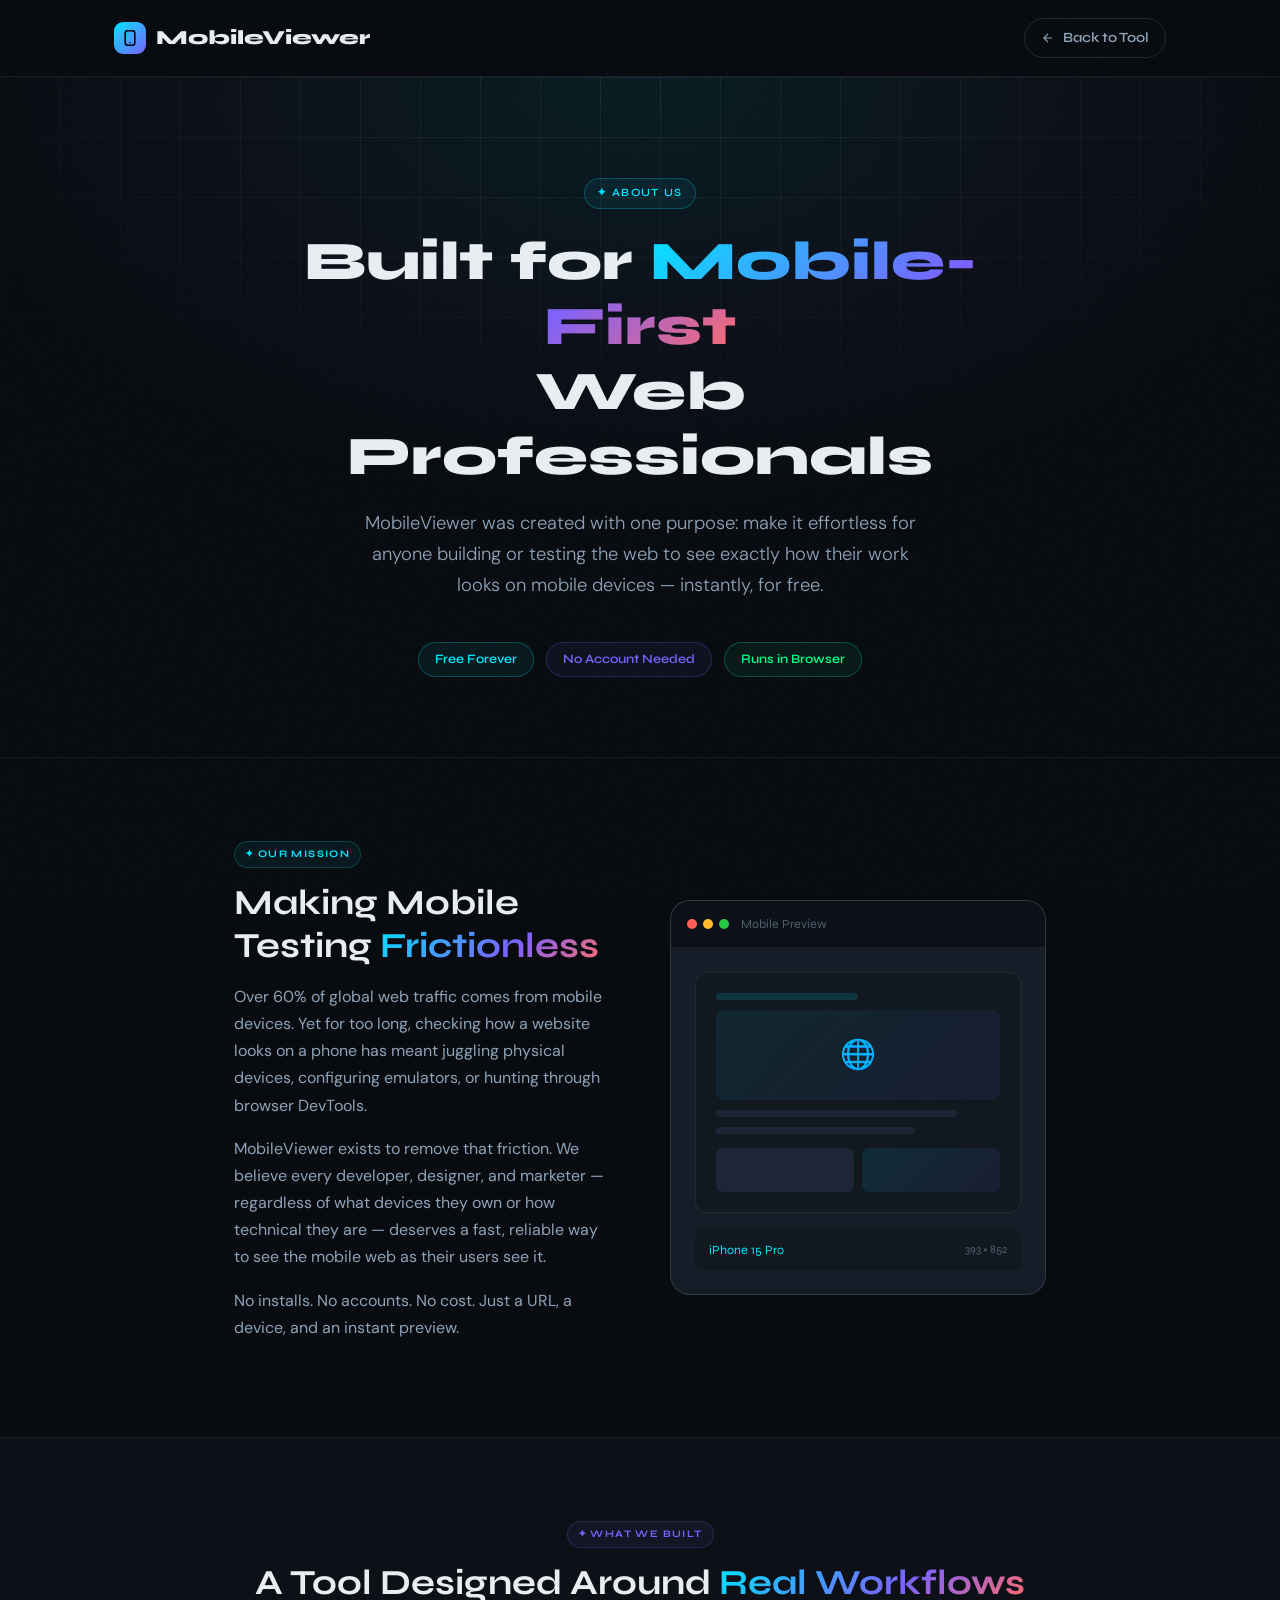
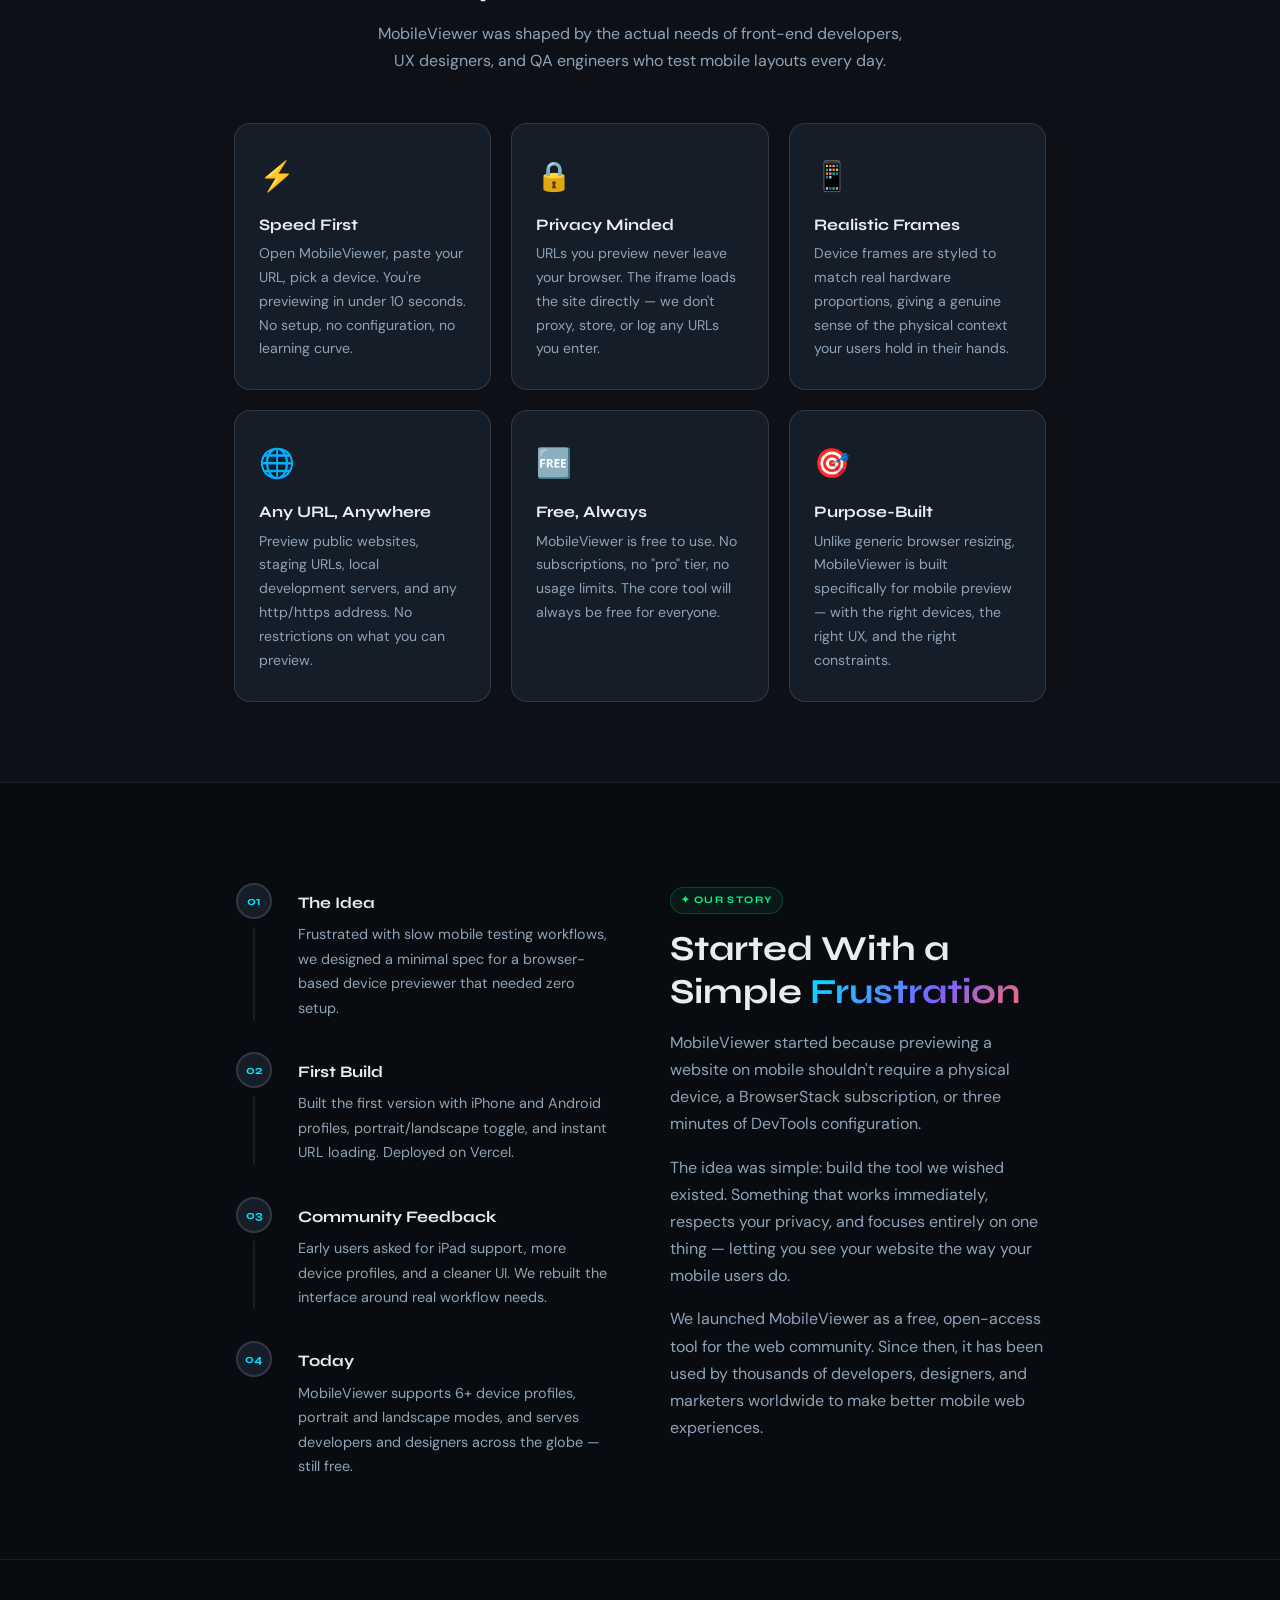
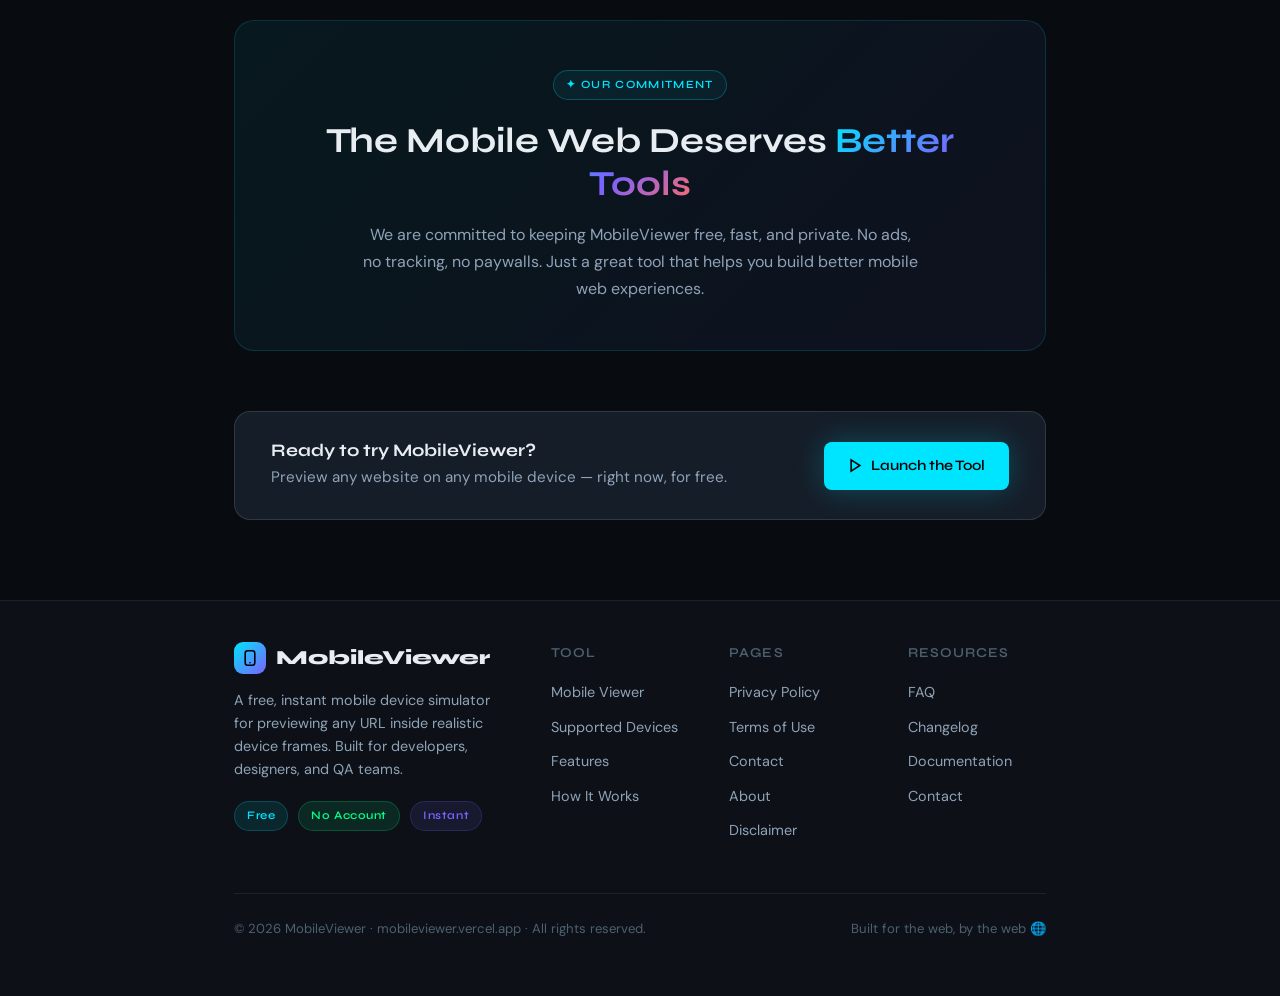
<file: about.html>
<!DOCTYPE html>
<html lang="en">
<head>
  <meta charset="UTF-8" />
  <meta name="viewport" content="width=device-width, initial-scale=1.0" />
  <title>About MobileViewer – Free Mobile Website Preview Tool</title>
  <meta name="description" content="Learn about MobileViewer — a free browser-based tool for previewing any website on iPhone, Android, and tablet device frames. Built for developers, designers, and QA teams." />
  <link rel="canonical" href="https://mobileviewer.vercel.app/about" />
  <meta property="og:title" content="About MobileViewer – Free Mobile Website Preview Tool" />
  <meta property="og:description" content="The story, mission, and features behind MobileViewer — a free mobile device simulator for the web." />
  <meta property="og:url" content="https://mobileviewer.vercel.app/about" />
  <meta name="robots" content="index, follow" />

  <script type="application/ld+json">
  {
    "@context": "https://schema.org",
    "@type": "AboutPage",
    "name": "About MobileViewer",
    "url": "https://mobileviewer.vercel.app/about",
    "description": "About MobileViewer — a free browser-based mobile device simulator and URL viewer for web professionals.",
    "isPartOf": { "@type": "WebSite", "name": "MobileViewer", "url": "https://mobileviewer.vercel.app" }
  }
  </script>

  <link rel="preconnect" href="https://fonts.googleapis.com" />
  <link rel="preconnect" href="https://fonts.gstatic.com" crossorigin />
  <link href="https://fonts.googleapis.com/css2?family=Syne:wght@400;600;700;800&family=DM+Sans:ital,opsz,wght@0,9..40,300;0,9..40,400;0,9..40,500;1,9..40,300&display=swap" rel="stylesheet" />

  <style>
    *, *::before, *::after { box-sizing: border-box; margin: 0; padding: 0; }
    :root {
      --bg:#080c10; --bg2:#0d1117; --bg3:#111820;
      --surface:#151d28; --surface2:#1c2636;
      --border:rgba(255,255,255,0.07); --border2:rgba(255,255,255,0.12);
      --accent:#00e5ff; --accent2:#7b61ff; --accent3:#ff6b6b; --green:#00ff88;
      --text:#e8edf2; --text2:#8fa3b8; --text3:#4d6070;
      --radius:16px; --radius-sm:8px;
      --font-display:'Syne',sans-serif; --font-body:'DM Sans',sans-serif;
    }
    html { scroll-behavior:smooth; }
    body { background:var(--bg); color:var(--text); font-family:var(--font-body); font-size:16px; line-height:1.7; overflow-x:hidden; }
    body::before { content:''; position:fixed; inset:0; background-image:url("data:image/svg+xml,%3Csvg viewBox='0 0 256 256' xmlns='http://www.w3.org/2000/svg'%3E%3Cfilter id='noise'%3E%3CfeTurbulence type='fractalNoise' baseFrequency='0.9' numOctaves='4' stitchTiles='stitch'/%3E%3C/filter%3E%3Crect width='100%25' height='100%25' filter='url(%23noise)' opacity='0.04'/%3E%3C/svg%3E"); pointer-events:none; z-index:9999; opacity:0.4; }
    ::-webkit-scrollbar { width:5px; } ::-webkit-scrollbar-track { background:var(--bg); } ::-webkit-scrollbar-thumb { background:var(--surface2); border-radius:10px; }
    .container { max-width:860px; margin:0 auto; padding:0 24px; }
    .container-wide { max-width:1100px; margin:0 auto; padding:0 24px; }
    h1,h2,h3 { font-family:var(--font-display); font-weight:700; line-height:1.2; }
    h1 { font-size:clamp(2rem,5vw,3.4rem); font-weight:800; }
    h2 { font-size:clamp(1.5rem,3vw,2rem); }
    h3 { font-size:1.1rem; margin-bottom:8px; }
    p { color:var(--text2); margin-bottom:16px; }
    a { color:var(--accent); text-decoration:none; } a:hover { text-decoration:underline; }
    strong { color:var(--text); font-weight:600; }
    nav { position:sticky; top:0; z-index:100; background:rgba(8,12,16,0.85); backdrop-filter:blur(20px); border-bottom:1px solid var(--border); }
    .nav-inner { display:flex; align-items:center; justify-content:space-between; padding:18px 0; }
    .logo { font-family:var(--font-display); font-size:1.25rem; font-weight:800; color:var(--text); text-decoration:none; display:flex; align-items:center; gap:10px; }
    .logo-icon { width:32px; height:32px; border-radius:9px; background:linear-gradient(135deg,var(--accent),var(--accent2)); display:flex; align-items:center; justify-content:center; }
    .logo-icon svg { width:16px; height:16px; }
    .nav-back { display:flex; align-items:center; gap:8px; font-size:0.88rem; color:var(--text2); text-decoration:none; border:1px solid var(--border2); border-radius:100px; padding:7px 16px; transition:all 0.2s; font-family:var(--font-display); font-weight:600; }
    .nav-back:hover { color:var(--accent); border-color:var(--accent); text-decoration:none; }
    .gradient-text { background:linear-gradient(135deg,var(--accent) 0%,var(--accent2) 60%,#ff6b6b 100%); -webkit-background-clip:text; -webkit-text-fill-color:transparent; background-clip:text; }

    /* HERO */
    .page-hero { padding:100px 0 80px; border-bottom:1px solid var(--border); position:relative; overflow:hidden; text-align:center; }
    .page-hero-bg { position:absolute; inset:0; background:radial-gradient(ellipse 70% 80% at 50% 0%, rgba(0,229,255,0.08) 0%, rgba(123,97,255,0.04) 50%, transparent 80%); pointer-events:none; }
    .page-hero-grid { position:absolute; inset:0; background-image:linear-gradient(var(--border) 1px,transparent 1px),linear-gradient(90deg,var(--border) 1px,transparent 1px); background-size:60px 60px; mask-image:radial-gradient(ellipse 70% 60% at 50% 0%,black,transparent); }
    .page-hero-inner { position:relative; }
    .tag { display:inline-flex; align-items:center; gap:6px; font-family:var(--font-display); font-size:11px; font-weight:600; letter-spacing:0.12em; text-transform:uppercase; color:var(--accent); padding:5px 12px; border:1px solid rgba(0,229,255,0.25); border-radius:100px; background:rgba(0,229,255,0.06); margin-bottom:20px; }
    .page-hero h1 { margin-bottom:18px; }
    .page-hero p.lead { font-size:1.15rem; color:var(--text2); max-width:580px; margin:0 auto 40px; font-weight:300; }
    .hero-badges { display:flex; justify-content:center; gap:12px; flex-wrap:wrap; }
    .badge { padding:6px 16px; border-radius:100px; font-size:0.8rem; font-family:var(--font-display); font-weight:600; border:1px solid; }
    .badge-c { color:var(--accent); border-color:rgba(0,229,255,0.25); background:rgba(0,229,255,0.06); }
    .badge-p { color:var(--accent2); border-color:rgba(123,97,255,0.25); background:rgba(123,97,255,0.06); }
    .badge-g { color:var(--green); border-color:rgba(0,255,136,0.25); background:rgba(0,255,136,0.06); }

    /* SECTIONS */
    .about-section { padding:80px 0; border-bottom:1px solid var(--border); }
    .about-section:last-of-type { border-bottom:none; }
    .two-col { display:grid; grid-template-columns:1fr 1fr; gap:60px; align-items:center; }
    .two-col.reverse { direction:rtl; }
    .two-col.reverse > * { direction:ltr; }
    .section-tag { display:inline-flex; align-items:center; gap:6px; font-family:var(--font-display); font-size:10px; font-weight:700; letter-spacing:0.14em; text-transform:uppercase; padding:4px 10px; border-radius:100px; margin-bottom:14px; }
    .st-cyan { color:var(--accent); background:rgba(0,229,255,0.06); border:1px solid rgba(0,229,255,0.2); }
    .st-purple { color:var(--accent2); background:rgba(123,97,255,0.06); border:1px solid rgba(123,97,255,0.2); }
    .st-green { color:var(--green); background:rgba(0,255,136,0.06); border:1px solid rgba(0,255,136,0.2); }
    .st-red { color:var(--accent3); background:rgba(255,107,107,0.06); border:1px solid rgba(255,107,107,0.2); }
    h2.section-title { font-size:clamp(1.5rem,3vw,2.2rem); margin-bottom:16px; }
    .visual-block { background:var(--surface); border:1px solid var(--border2); border-radius:20px; overflow:hidden; }
    .vb-top { background:var(--bg2); padding:12px 16px; border-bottom:1px solid var(--border); display:flex; gap:6px; align-items:center; }
    .vb-dot { width:10px; height:10px; border-radius:50%; }
    .vb-content { padding:24px; }
    .vb-device { background:var(--bg3); border-radius:12px; border:1px solid var(--border); padding:20px; display:flex; flex-direction:column; gap:10px; }
    .vb-bar { height:7px; border-radius:4px; background:var(--surface2); }
    .vb-img { height:90px; background:linear-gradient(135deg,rgba(0,229,255,0.07),rgba(123,97,255,0.07)); border-radius:8px; display:flex; align-items:center; justify-content:center; font-size:1.8rem; }
    .vb-grid { display:grid; grid-template-columns:1fr 1fr; gap:8px; margin-top:4px; }
    .vb-card { height:44px; background:var(--surface2); border-radius:7px; }

    /* ── FOOTER ── */
    footer {
      background: var(--bg2); border-top: 1px solid var(--border);
      padding: 60px 0 40px;
    }
    .footer-top { display: grid; grid-template-columns: 2fr 1fr 1fr 1fr; gap: 40px; padding-bottom: 40px; border-bottom: 1px solid var(--border); }
    .footer-brand p { color: var(--text2); font-size: 0.9rem; margin-top: 14px; max-width: 260px; line-height: 1.6; }
    .footer-col h5 { font-family: var(--font-display); font-size: 0.85rem; font-weight: 600; color: var(--text3); letter-spacing: 0.08em; text-transform: uppercase; margin-bottom: 16px; }
    .footer-col a { display: block; color: var(--text2); text-decoration: none; font-size: 0.9rem; margin-bottom: 10px; transition: color 0.2s; }
    .footer-col a:hover { color: var(--accent); }
    .footer-bottom { display: flex; justify-content: space-between; align-items: center; padding-top: 24px; flex-wrap: wrap; gap: 12px; }
    .footer-bottom p { color: var(--text3); font-size: 0.82rem; }
    .footer-badges { display: flex; gap: 10px; }
    .fbadge {
      padding: 4px 12px; border-radius: 100px; font-size: 0.72rem;
      font-family: var(--font-display); font-weight: 600; letter-spacing: 0.05em;
    }

    /* VALUES */
    .values-grid { display:grid; grid-template-columns:repeat(3,1fr); gap:20px; margin-top:20px; }
    .value-card { background:var(--surface); border:1px solid var(--border2); border-radius:var(--radius); padding:28px 24px; transition:all 0.3s; }
    .value-card:hover { border-color:var(--accent); background:var(--surface2); }
    .vc-icon { font-size:1.8rem; margin-bottom:14px; }
    .value-card h3 { margin-bottom:8px; font-size:1rem; }
    .value-card p { font-size:0.88rem; color:var(--text2); margin:0; }

    /* TIMELINE */
    .timeline { display:flex; flex-direction:column; gap:0; margin-top:20px; }
    .tl-item { display:flex; gap:24px; position:relative; padding-bottom:32px; }
    .tl-item:last-child { padding-bottom:0; }
    .tl-left { display:flex; flex-direction:column; align-items:center; width:40px; flex-shrink:0; }
    .tl-dot { width:36px; height:36px; border-radius:50%; border:2px solid var(--border2); background:var(--surface); display:flex; align-items:center; justify-content:center; font-family:var(--font-display); font-size:0.75rem; font-weight:700; color:var(--accent); flex-shrink:0; }
    .tl-line { width:2px; flex:1; background:var(--border); margin-top:8px; }
    .tl-item:last-child .tl-line { display:none; }
    .tl-content { padding-top:6px; }
    .tl-content h4 { font-family:var(--font-display); font-size:1rem; margin-bottom:6px; }
    .tl-content p { font-size:0.9rem; color:var(--text2); margin:0; }

    /* MISSION BANNER */
    .mission-banner { background:linear-gradient(135deg, rgba(0,229,255,0.06), rgba(123,97,255,0.06)); border:1px solid rgba(0,229,255,0.15); border-radius:20px; padding:48px 40px; text-align:center; margin:60px 0; }
    .mission-banner h2 { font-size:clamp(1.5rem,3vw,2.2rem); margin-bottom:16px; }
    .mission-banner p { max-width:560px; margin:0 auto; font-size:1rem; }

    /* CTA BAR */
    .cta-bar { display:flex; align-items:center; justify-content:space-between; background:var(--surface); border:1px solid var(--border2); border-radius:var(--radius); padding:28px 36px; gap:20px; flex-wrap:wrap; }
    .cta-bar p { margin:0; font-size:0.95rem; }
    .btn-primary { display:inline-flex; align-items:center; gap:8px; padding:12px 24px; border-radius:var(--radius-sm); font-family:var(--font-display); font-size:0.9rem; font-weight:600; cursor:pointer; border:none; background:var(--accent); color:#000; text-decoration:none; transition:all 0.2s; box-shadow:0 0 30px rgba(0,229,255,0.25); }
    .btn-primary:hover { transform:translateY(-2px); box-shadow:0 0 50px rgba(0,229,255,0.45); text-decoration:none; }

    footer { background:var(--bg2); border-top:1px solid var(--border); padding:40px 0; }
    .footer-inner { display:flex; justify-content:space-between; align-items:center; flex-wrap:wrap; gap:16px; }
    .footer-links { display:flex; gap:20px; flex-wrap:wrap; }
    .footer-links a { color:var(--text3); font-size:0.83rem; text-decoration:none; transition:color 0.2s; }
    .footer-links a:hover { color:var(--accent); }
    .footer-copy { color:var(--text3); font-size:0.82rem; }

    @media(max-width:800px){
      .two-col, .two-col.reverse { grid-template-columns:1fr; direction:ltr; }
      .values-grid { grid-template-columns:1fr 1fr; }
      .cta-bar { flex-direction:column; align-items:flex-start; padding:24px; }
      .page-hero { padding:70px 0 60px; }
    }
    @media(max-width:500px){ .values-grid { grid-template-columns:1fr; } }
  </style>
</head>
<body>

<nav role="navigation" aria-label="Main navigation">
  <div class="container-wide">
    <div class="nav-inner">
      <a href="/" class="logo" aria-label="MobileViewer Home">
        <div class="logo-icon"><svg viewBox="0 0 20 20" fill="none"><rect x="4" y="1" width="12" height="18" rx="3" stroke="black" stroke-width="2"/><circle cx="10" cy="16" r="1" fill="black"/></svg></div>
        MobileViewer
      </a>
      <a href="/" class="nav-back">
        <svg width="14" height="14" viewBox="0 0 24 24" fill="none" stroke="currentColor" stroke-width="2"><path d="M19 12H5M12 19l-7-7 7-7"/></svg>
        Back to Tool
      </a>
    </div>
  </div>
</nav>

<!-- Hero -->
<section class="page-hero" aria-labelledby="page-title">
  <div class="page-hero-bg"></div>
  <div class="page-hero-grid"></div>
  <div class="container page-hero-inner">
    <div class="tag">✦ About Us</div>
    <h1 id="page-title">Built for <span class="gradient-text">Mobile-First</span><br/>Web Professionals</h1>
    <p class="lead">MobileViewer was created with one purpose: make it effortless for anyone building or testing the web to see exactly how their work looks on mobile devices — instantly, for free.</p>
    <div class="hero-badges">
      <span class="badge badge-c">Free Forever</span>
      <span class="badge badge-p">No Account Needed</span>
      <span class="badge badge-g">Runs in Browser</span>
    </div>
  </div>
</section>

<!-- Mission -->
<section class="about-section">
  <div class="container">
    <div class="two-col">
      <div>
        <div class="section-tag st-cyan">✦ Our Mission</div>
        <h2 class="section-title">Making Mobile Testing <span class="gradient-text">Frictionless</span></h2>
        <p>Over 60% of global web traffic comes from mobile devices. Yet for too long, checking how a website looks on a phone has meant juggling physical devices, configuring emulators, or hunting through browser DevTools.</p>
        <p>MobileViewer exists to remove that friction. We believe every developer, designer, and marketer — regardless of what devices they own or how technical they are — deserves a fast, reliable way to see the mobile web as their users see it.</p>
        <p>No installs. No accounts. No cost. Just a URL, a device, and an instant preview.</p>
      </div>
      <div>
        <div class="visual-block">
          <div class="vb-top">
            <div class="vb-dot" style="background:#ff5f57"></div>
            <div class="vb-dot" style="background:#febc2e"></div>
            <div class="vb-dot" style="background:#28c840"></div>
            <span style="font-size:0.78rem; color:var(--text3); margin-left:6px; font-family:var(--font-display);">Mobile Preview</span>
          </div>
          <div class="vb-content">
            <div class="vb-device">
              <div class="vb-bar" style="width:50%; background:rgba(0,229,255,0.15);"></div>
              <div class="vb-img">🌐</div>
              <div class="vb-bar" style="width:85%;"></div>
              <div class="vb-bar" style="width:70%;"></div>
              <div class="vb-grid">
                <div class="vb-card"></div>
                <div class="vb-card" style="background:linear-gradient(135deg,rgba(0,229,255,0.1),rgba(123,97,255,0.08));"></div>
              </div>
            </div>
            <div style="display:flex; justify-content:space-between; align-items:center; margin-top:16px; padding:10px 14px; background:var(--bg3); border-radius:8px;">
              <span style="font-family:var(--font-display); font-size:0.78rem; color:var(--accent);">iPhone 15 Pro</span>
              <span style="font-family:var(--font-display); font-size:0.72rem; color:var(--text3);">393 × 852</span>
            </div>
          </div>
        </div>
      </div>
    </div>
  </div>
</section>

<!-- What We Built -->
<section class="about-section" style="background:var(--bg2);">
  <div class="container">
    <div style="text-align:center; margin-bottom:48px;">
      <div class="section-tag st-purple" style="margin:0 auto 14px;">✦ What We Built</div>
      <h2 class="section-title">A Tool Designed Around <span class="gradient-text">Real Workflows</span></h2>
      <p style="max-width:540px; margin:0 auto;">MobileViewer was shaped by the actual needs of front-end developers, UX designers, and QA engineers who test mobile layouts every day.</p>
    </div>
    <div class="values-grid">
      <div class="value-card">
        <div class="vc-icon">⚡</div>
        <h3>Speed First</h3>
        <p>Open MobileViewer, paste your URL, pick a device. You're previewing in under 10 seconds. No setup, no configuration, no learning curve.</p>
      </div>
      <div class="value-card">
        <div class="vc-icon">🔒</div>
        <h3>Privacy Minded</h3>
        <p>URLs you preview never leave your browser. The iframe loads the site directly — we don't proxy, store, or log any URLs you enter.</p>
      </div>
      <div class="value-card">
        <div class="vc-icon">📱</div>
        <h3>Realistic Frames</h3>
        <p>Device frames are styled to match real hardware proportions, giving a genuine sense of the physical context your users hold in their hands.</p>
      </div>
      <div class="value-card">
        <div class="vc-icon">🌐</div>
        <h3>Any URL, Anywhere</h3>
        <p>Preview public websites, staging URLs, local development servers, and any http/https address. No restrictions on what you can preview.</p>
      </div>
      <div class="value-card">
        <div class="vc-icon">🆓</div>
        <h3>Free, Always</h3>
        <p>MobileViewer is free to use. No subscriptions, no "pro" tier, no usage limits. The core tool will always be free for everyone.</p>
      </div>
      <div class="value-card">
        <div class="vc-icon">🎯</div>
        <h3>Purpose-Built</h3>
        <p>Unlike generic browser resizing, MobileViewer is built specifically for mobile preview — with the right devices, the right UX, and the right constraints.</p>
      </div>
    </div>
  </div>
</section>

<!-- How We Started -->
<section class="about-section">
  <div class="container">
    <div class="two-col reverse">
      <div>
        <div class="section-tag st-green">✦ Our Story</div>
        <h2 class="section-title">Started With a Simple <span class="gradient-text">Frustration</span></h2>
        <p>MobileViewer started because previewing a website on mobile shouldn't require a physical device, a BrowserStack subscription, or three minutes of DevTools configuration.</p>
        <p>The idea was simple: build the tool we wished existed. Something that works immediately, respects your privacy, and focuses entirely on one thing — letting you see your website the way your mobile users do.</p>
        <p>We launched MobileViewer as a free, open-access tool for the web community. Since then, it has been used by thousands of developers, designers, and marketers worldwide to make better mobile web experiences.</p>
      </div>
      <div>
        <div class="timeline" aria-label="MobileViewer milestones">
          <div class="tl-item">
            <div class="tl-left"><div class="tl-dot">01</div><div class="tl-line"></div></div>
            <div class="tl-content">
              <h4>The Idea</h4>
              <p>Frustrated with slow mobile testing workflows, we designed a minimal spec for a browser-based device previewer that needed zero setup.</p>
            </div>
          </div>
          <div class="tl-item">
            <div class="tl-left"><div class="tl-dot">02</div><div class="tl-line"></div></div>
            <div class="tl-content">
              <h4>First Build</h4>
              <p>Built the first version with iPhone and Android profiles, portrait/landscape toggle, and instant URL loading. Deployed on Vercel.</p>
            </div>
          </div>
          <div class="tl-item">
            <div class="tl-left"><div class="tl-dot">03</div><div class="tl-line"></div></div>
            <div class="tl-content">
              <h4>Community Feedback</h4>
              <p>Early users asked for iPad support, more device profiles, and a cleaner UI. We rebuilt the interface around real workflow needs.</p>
            </div>
          </div>
          <div class="tl-item">
            <div class="tl-left"><div class="tl-dot">04</div><div class="tl-line"></div></div>
            <div class="tl-content">
              <h4>Today</h4>
              <p>MobileViewer supports 6+ device profiles, portrait and landscape modes, and serves developers and designers across the globe — still free.</p>
            </div>
          </div>
        </div>
      </div>
    </div>
  </div>
</section>

<!-- Mission Banner -->
<section style="padding:0 0 80px;">
  <div class="container">
    <div class="mission-banner">
      <div class="tag" style="margin:0 auto 20px; display:inline-flex;">✦ Our Commitment</div>
      <h2>The Mobile Web Deserves <span class="gradient-text">Better Tools</span></h2>
      <p style="margin-top:12px;">We are committed to keeping MobileViewer free, fast, and private. No ads, no tracking, no paywalls. Just a great tool that helps you build better mobile web experiences.</p>
    </div>

    <div class="cta-bar">
      <div>
        <h3 style="margin-bottom:4px;">Ready to try MobileViewer?</h3>
        <p>Preview any website on any mobile device — right now, for free.</p>
      </div>
      <a href="/#tool" class="btn-primary">
        <svg width="15" height="15" viewBox="0 0 24 24" fill="none" stroke="currentColor" stroke-width="2.5"><path d="M5 3l14 9-14 9V3z"/></svg>
        Launch the Tool
      </a>
    </div>
  </div>
</section>

<!-- Footer -->
<footer role="contentinfo">
  <div class="container">
    <div class="footer-top">
      <div class="footer-brand">
        <a href="/" class="logo" aria-label="MobileViewer home">
          <div class="logo-icon">
            <svg viewBox="0 0 20 20" fill="none" xmlns="http://www.w3.org/2000/svg">
              <rect x="4" y="1" width="12" height="18" rx="3" stroke="black" stroke-width="2"/>
              <circle cx="10" cy="16" r="1" fill="black"/>
            </svg>
          </div>
          MobileViewer
        </a>
        <p>A free, instant mobile device simulator for previewing any URL inside realistic device frames. Built for developers, designers, and QA teams.</p>
        <div style="margin-top:20px; display:flex; gap:10px;">
          <div class="fbadge" style="background:rgba(0,229,255,0.1); color:var(--accent); border:1px solid rgba(0,229,255,0.2);">Free</div>
          <div class="fbadge" style="background:rgba(0,255,136,0.1); color:var(--green); border:1px solid rgba(0,255,136,0.2);">No Account</div>
          <div class="fbadge" style="background:rgba(123,97,255,0.1); color:var(--accent2); border:1px solid rgba(123,97,255,0.2);">Instant</div>
        </div>
      </div>
      <div class="footer-col">
        <h5>Tool</h5>
        <a href="#tool">Mobile Viewer</a>
        <a href="#devices">Supported Devices</a>
        <a href="#features">Features</a>
        <a href="#how">How It Works</a>
      </div>
      <div class="footer-col">
        <h5>Pages</h5>
        <a href="privacy.html">Privacy Policy</a>
        <a href="terms.html">Terms of Use</a>
        <a href="contact.html">Contact</a>
        <a href="about.html">About</a>
        <a href="disclaimer.html">Disclaimer</a>
      </div>
      <div class="footer-col">
        <h5>Resources</h5>
        <a href="#faq">FAQ</a>
        <a href="#features">Changelog</a>
        <a href="#faq">Documentation</a>
        <a href="mailto:nolushac@gmail.com">Contact</a>
      </div>
    </div>
    <div class="footer-bottom">
      <p>© 2026 MobileViewer · <a href="https://mobileviewer.vercel.app" style="color:var(--text3);">mobileviewer.vercel.app</a> · All rights reserved.</p>
      <p style="color: var(--text3);">Built for the web, by the web 🌐</p>
    </div>
  </div>
</footer>

</body>
</html>
</file>
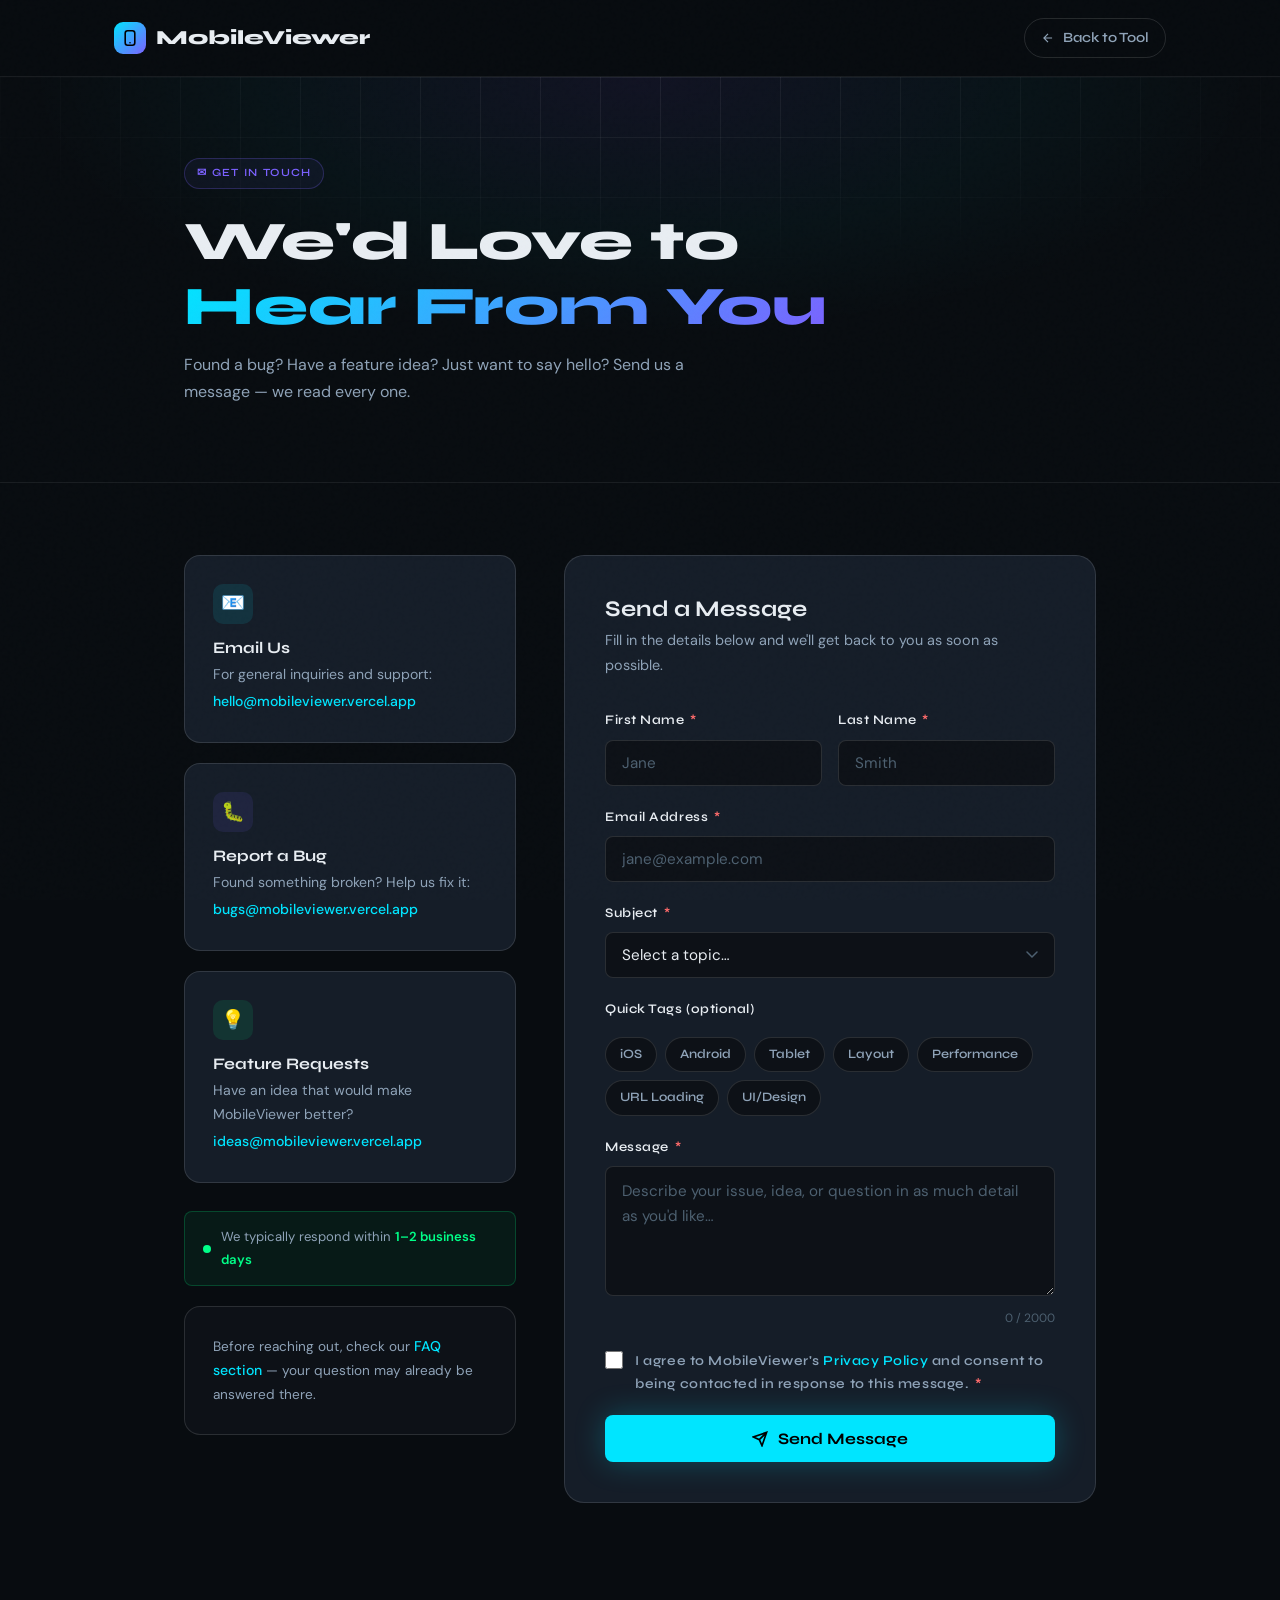
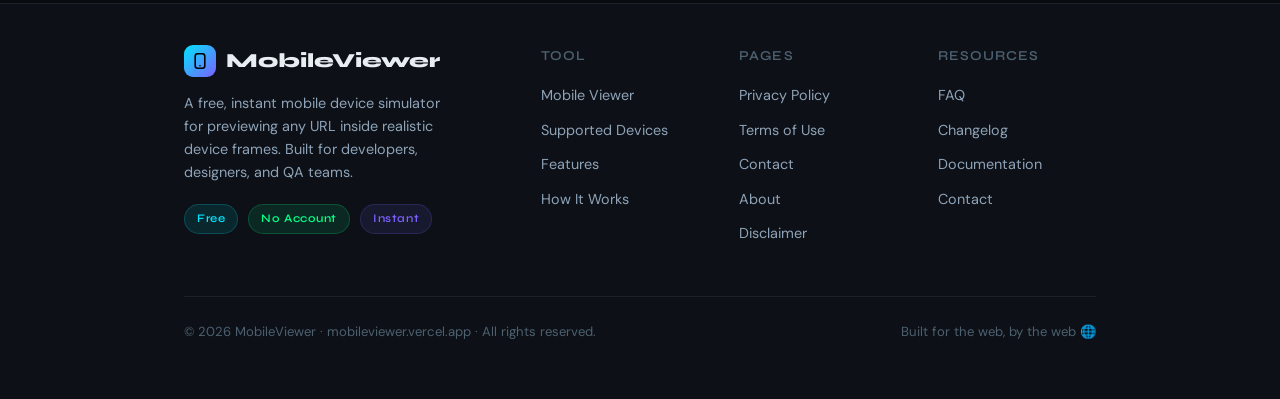
<file: contact.html>
<!DOCTYPE html>
<html lang="en">
<head>
  <meta charset="UTF-8" />
  <meta name="viewport" content="width=device-width, initial-scale=1.0" />
  <title>Contact – MobileViewer</title>
  <meta name="description" content="Get in touch with the MobileViewer team. Report a bug, suggest a feature, ask a question, or send us feedback about our free mobile preview tool." />
  <link rel="canonical" href="https://mobileviewer.vercel.app/contact.html" />
  <meta property="og:title" content="Contact MobileViewer" />
  <meta property="og:description" content="Reach out to the MobileViewer team for support, feedback, or feature requests." />
  <meta property="og:url" content="https://mobileviewer.vercel.app/contact.html" />
  <meta name="robots" content="index, follow" />

  <script type="application/ld+json">
  {
    "@context": "https://schema.org",
    "@type": "ContactPage",
    "name": "Contact MobileViewer",
    "url": "https://mobileviewer.vercel.app/contact.html",
    "description": "Contact the MobileViewer team for support, bug reports, and feature requests.",
    "isPartOf": { "@type": "WebSite", "name": "MobileViewer", "url": "https://mobileviewer.vercel.app" }
  }
  </script>

  <link rel="preconnect" href="https://fonts.googleapis.com" />
  <link rel="preconnect" href="https://fonts.gstatic.com" crossorigin />
  <link href="https://fonts.googleapis.com/css2?family=Syne:wght@400;600;700;800&family=DM+Sans:ital,opsz,wght@0,9..40,300;0,9..40,400;0,9..40,500;1,9..40,300&display=swap" rel="stylesheet" />

  <style>
    *, *::before, *::after { box-sizing: border-box; margin: 0; padding: 0; }
    :root {
      --bg:#080c10; --bg2:#0d1117; --bg3:#111820;
      --surface:#151d28; --surface2:#1c2636;
      --border:rgba(255,255,255,0.07); --border2:rgba(255,255,255,0.12);
      --accent:#00e5ff; --accent2:#7b61ff; --accent3:#ff6b6b; --green:#00ff88;
      --text:#e8edf2; --text2:#8fa3b8; --text3:#4d6070;
      --radius:16px; --radius-sm:8px;
      --font-display:'Syne',sans-serif; --font-body:'DM Sans',sans-serif;
    }
    html { scroll-behavior:smooth; }
    body { background:var(--bg); color:var(--text); font-family:var(--font-body); font-size:16px; line-height:1.7; overflow-x:hidden; }
    body::before { content:''; position:fixed; inset:0; background-image:url("data:image/svg+xml,%3Csvg viewBox='0 0 256 256' xmlns='http://www.w3.org/2000/svg'%3E%3Cfilter id='noise'%3E%3CfeTurbulence type='fractalNoise' baseFrequency='0.9' numOctaves='4' stitchTiles='stitch'/%3E%3C/filter%3E%3Crect width='100%25' height='100%25' filter='url(%23noise)' opacity='0.04'/%3E%3C/svg%3E"); pointer-events:none; z-index:9999; opacity:0.4; }
    ::-webkit-scrollbar { width:5px; } ::-webkit-scrollbar-track { background:var(--bg); } ::-webkit-scrollbar-thumb { background:var(--surface2); border-radius:10px; }
    .container { max-width:960px; margin:0 auto; padding:0 24px; }
    .container-wide { max-width:1100px; margin:0 auto; padding:0 24px; }
    h1,h2,h3 { font-family:var(--font-display); font-weight:700; line-height:1.2; }
    h1 { font-size:clamp(2rem,5vw,3.4rem); font-weight:800; }
    p { color:var(--text2); margin-bottom:16px; }
    a { color:var(--accent); text-decoration:none; } a:hover { text-decoration:underline; }
    strong { color:var(--text); font-weight:600; }

    nav { position:sticky; top:0; z-index:100; background:rgba(8,12,16,0.85); backdrop-filter:blur(20px); border-bottom:1px solid var(--border); }
    .nav-inner { display:flex; align-items:center; justify-content:space-between; padding:18px 0; }
    .logo { font-family:var(--font-display); font-size:1.25rem; font-weight:800; color:var(--text); text-decoration:none; display:flex; align-items:center; gap:10px; }
    .logo-icon { width:32px; height:32px; border-radius:9px; background:linear-gradient(135deg,var(--accent),var(--accent2)); display:flex; align-items:center; justify-content:center; }
    .logo-icon svg { width:16px; height:16px; }
    .nav-back { display:flex; align-items:center; gap:8px; font-size:0.88rem; color:var(--text2); text-decoration:none; border:1px solid var(--border2); border-radius:100px; padding:7px 16px; transition:all 0.2s; font-family:var(--font-display); font-weight:600; }
    .nav-back:hover { color:var(--accent); border-color:var(--accent); text-decoration:none; }

    /* HERO */
    .page-hero { padding:80px 0 60px; border-bottom:1px solid var(--border); position:relative; overflow:hidden; }
    .page-hero-bg { position:absolute; inset:0; background:radial-gradient(ellipse 60% 80% at 50% 0%, rgba(123,97,255,0.08) 0%, rgba(0,229,255,0.03) 50%, transparent 80%); pointer-events:none; }
    .page-hero-grid { position:absolute; inset:0; background-image:linear-gradient(var(--border) 1px,transparent 1px),linear-gradient(90deg,var(--border) 1px,transparent 1px); background-size:60px 60px; mask-image:radial-gradient(ellipse 60% 50% at 50% 0%,black,transparent); }
    .page-hero-inner { position:relative; }
    .tag { display:inline-flex; align-items:center; gap:6px; font-family:var(--font-display); font-size:11px; font-weight:600; letter-spacing:0.12em; text-transform:uppercase; color:var(--accent2); padding:5px 12px; border:1px solid rgba(123,97,255,0.25); border-radius:100px; background:rgba(123,97,255,0.06); margin-bottom:20px; }
    .gradient-text { background:linear-gradient(135deg,var(--accent) 0%,var(--accent2) 100%); -webkit-background-clip:text; -webkit-text-fill-color:transparent; background-clip:text; }
    .page-hero p { color:var(--text2); max-width:500px; margin-top:12px; }

    /* ── FOOTER ── */
    footer {
      background: var(--bg2); border-top: 1px solid var(--border);
      padding: 60px 0 40px;
    }
    .footer-top { display: grid; grid-template-columns: 2fr 1fr 1fr 1fr; gap: 40px; padding-bottom: 40px; border-bottom: 1px solid var(--border); }
    .footer-brand p { color: var(--text2); font-size: 0.9rem; margin-top: 14px; max-width: 260px; line-height: 1.6; }
    .footer-col h5 { font-family: var(--font-display); font-size: 0.85rem; font-weight: 600; color: var(--text3); letter-spacing: 0.08em; text-transform: uppercase; margin-bottom: 16px; }
    .footer-col a { display: block; color: var(--text2); text-decoration: none; font-size: 0.9rem; margin-bottom: 10px; transition: color 0.2s; }
    .footer-col a:hover { color: var(--accent); }
    .footer-bottom { display: flex; justify-content: space-between; align-items: center; padding-top: 24px; flex-wrap: wrap; gap: 12px; }
    .footer-bottom p { color: var(--text3); font-size: 0.82rem; }
    .footer-badges { display: flex; gap: 10px; }
    .fbadge {
      padding: 4px 12px; border-radius: 100px; font-size: 0.72rem;
      font-family: var(--font-display); font-weight: 600; letter-spacing: 0.05em;
    }

    /* LAYOUT */
    .contact-layout { display:grid; grid-template-columns:1fr 1.6fr; gap:48px; padding:72px 0 100px; align-items:start; }

    /* SIDEBAR */
    .contact-sidebar { display:flex; flex-direction:column; gap:20px; }
    .contact-info-card { background:var(--surface); border:1px solid var(--border2); border-radius:var(--radius); padding:28px; }
    .cic-icon { width:40px; height:40px; border-radius:10px; display:flex; align-items:center; justify-content:center; margin-bottom:14px; font-size:1.2rem; }
    .cic-cyan { background:rgba(0,229,255,0.1); }
    .cic-purple { background:rgba(123,97,255,0.1); }
    .cic-green { background:rgba(0,255,136,0.1); }
    .contact-info-card h3 { font-size:1rem; margin-bottom:6px; }
    .contact-info-card p { font-size:0.88rem; color:var(--text2); margin:0; }
    .contact-info-card a { color:var(--accent); font-size:0.88rem; font-weight:500; }

    .response-badge { display:flex; align-items:center; gap:10px; padding:14px 18px; background:rgba(0,255,136,0.06); border:1px solid rgba(0,255,136,0.2); border-radius:var(--radius-sm); margin-top:8px; }
    .rb-dot { width:8px; height:8px; border-radius:50%; background:var(--green); flex-shrink:0; animation:pulse 2s infinite; }
    @keyframes pulse { 0%,100% { opacity:1; } 50% { opacity:0.4; } }
    .response-badge p { font-size:0.82rem; color:var(--text2); margin:0; }
    .response-badge strong { color:var(--green); }

    /* FORM */
    .contact-form-wrap { background:var(--surface); border:1px solid var(--border2); border-radius:20px; padding:40px; }
    .form-title { font-size:1.4rem; margin-bottom:6px; }
    .form-sub { font-size:0.9rem; color:var(--text2); margin-bottom:32px; }

    .form-row { display:grid; grid-template-columns:1fr 1fr; gap:16px; }
    .form-group { display:flex; flex-direction:column; gap:8px; margin-bottom:20px; }
    .form-group label { font-family:var(--font-display); font-size:0.82rem; font-weight:600; color:var(--text); letter-spacing:0.04em; }
    .form-group label span { color:var(--accent3); margin-left:2px; }
    .form-input, .form-select, .form-textarea {
      background:var(--bg2); border:1px solid var(--border2); border-radius:var(--radius-sm);
      color:var(--text); font-family:var(--font-body); font-size:0.95rem;
      padding:12px 16px; outline:none; transition:border-color 0.2s, box-shadow 0.2s;
      width:100%;
    }
    .form-input::placeholder, .form-textarea::placeholder { color:var(--text3); }
    .form-input:focus, .form-select:focus, .form-textarea:focus { border-color:var(--accent); box-shadow:0 0 0 3px rgba(0,229,255,0.08); }
    .form-select { appearance:none; background-image:url("data:image/svg+xml,%3Csvg width='12' height='8' viewBox='0 0 12 8' fill='none' xmlns='http://www.w3.org/2000/svg'%3E%3Cpath d='M1 1l5 5 5-5' stroke='%234d6070' stroke-width='1.5' stroke-linecap='round'/%3E%3C/svg%3E"); background-repeat:no-repeat; background-position:right 16px center; cursor:pointer; }
    .form-select option { background:var(--bg2); color:var(--text); }
    .form-textarea { resize:vertical; min-height:130px; line-height:1.6; }

    .char-count { font-size:0.75rem; color:var(--text3); text-align:right; margin-top:4px; }

    .form-checkbox { display:flex; align-items:flex-start; gap:12px; }
    .form-checkbox input[type="checkbox"] { width:18px; height:18px; flex-shrink:0; margin-top:2px; accent-color:var(--accent); cursor:pointer; }
    .form-checkbox label { font-size:0.85rem; color:var(--text2); cursor:pointer; }

    .submit-btn {
      width:100%; padding:14px; border-radius:var(--radius-sm);
      font-family:var(--font-display); font-size:1rem; font-weight:700;
      background:var(--accent); color:#000; border:none; cursor:pointer;
      transition:all 0.2s; box-shadow:0 0 30px rgba(0,229,255,0.25);
      display:flex; align-items:center; justify-content:center; gap:10px; margin-top:8px;
    }
    .submit-btn:hover { box-shadow:0 0 50px rgba(0,229,255,0.45); transform:translateY(-1px); }
    .submit-btn:active { transform:translateY(0); }

    /* SUCCESS STATE */
    .success-state { display:none; text-align:center; padding:60px 20px; }
    .success-icon { width:60px; height:60px; border-radius:50%; background:rgba(0,255,136,0.1); border:2px solid rgba(0,255,136,0.3); display:flex; align-items:center; justify-content:center; margin:0 auto 20px; font-size:1.6rem; }
    .success-state h3 { font-size:1.4rem; margin-bottom:10px; }
    .success-state p { color:var(--text2); margin-bottom:24px; }
    .success-back { display:inline-flex; align-items:center; gap:8px; padding:10px 22px; border-radius:var(--radius-sm); background:var(--accent); color:#000; font-family:var(--font-display); font-size:0.9rem; font-weight:700; cursor:pointer; border:none; text-decoration:none; }

    /* TOPICS */
    .topic-chips { display:flex; gap:8px; flex-wrap:wrap; margin-top:8px; }
    .chip {
      padding:6px 14px; border-radius:100px; font-size:0.8rem;
      font-family:var(--font-display); font-weight:600;
      border:1px solid var(--border2); background:var(--bg2);
      color:var(--text2); cursor:pointer; transition:all 0.2s; user-select:none;
    }
    .chip:hover, .chip.selected { background:rgba(0,229,255,0.08); border-color:var(--accent); color:var(--accent); }

    footer { background:var(--bg2); border-top:1px solid var(--border); padding:40px 0; }
    .footer-inner { display:flex; justify-content:space-between; align-items:center; flex-wrap:wrap; gap:16px; }
    .footer-links { display:flex; gap:20px; flex-wrap:wrap; }
    .footer-links a { color:var(--text3); font-size:0.83rem; text-decoration:none; transition:color 0.2s; }
    .footer-links a:hover { color:var(--accent); }
    .footer-copy { color:var(--text3); font-size:0.82rem; }

    @media(max-width:800px){
      .contact-layout { grid-template-columns:1fr; }
      .contact-form-wrap { padding:28px 22px; }
      .form-row { grid-template-columns:1fr; }
      .page-hero { padding:60px 0 40px; }
    }
  </style>
</head>
<body>

<nav role="navigation" aria-label="Main navigation">
  <div class="container-wide">
    <div class="nav-inner">
      <a href="/" class="logo" aria-label="MobileViewer Home">
        <div class="logo-icon"><svg viewBox="0 0 20 20" fill="none"><rect x="4" y="1" width="12" height="18" rx="3" stroke="black" stroke-width="2"/><circle cx="10" cy="16" r="1" fill="black"/></svg></div>
        MobileViewer
      </a>
      <a href="/" class="nav-back">
        <svg width="14" height="14" viewBox="0 0 24 24" fill="none" stroke="currentColor" stroke-width="2"><path d="M19 12H5M12 19l-7-7 7-7"/></svg>
        Back to Tool
      </a>
    </div>
  </div>
</nav>

<section class="page-hero" aria-labelledby="page-title">
  <div class="page-hero-bg"></div>
  <div class="page-hero-grid"></div>
  <div class="container page-hero-inner">
    <div class="tag">✉ Get in Touch</div>
    <h1 id="page-title">We'd Love to<br/><span class="gradient-text">Hear From You</span></h1>
    <p>Found a bug? Have a feature idea? Just want to say hello? Send us a message — we read every one.</p>
  </div>
</section>

<div class="container">
  <div class="contact-layout">

    <!-- Sidebar -->
    <aside class="contact-sidebar" aria-label="Contact information">
      <div class="contact-info-card">
        <div class="cic-icon cic-cyan">📧</div>
        <h3>Email Us</h3>
        <p>For general inquiries and support:</p>
        <a href="mailto:hello@mobileviewer.vercel.app">hello@mobileviewer.vercel.app</a>
      </div>

      <div class="contact-info-card">
        <div class="cic-icon cic-purple">🐛</div>
        <h3>Report a Bug</h3>
        <p>Found something broken? Help us fix it:</p>
        <a href="mailto:bugs@mobileviewer.vercel.app">bugs@mobileviewer.vercel.app</a>
      </div>

      <div class="contact-info-card">
        <div class="cic-icon cic-green">💡</div>
        <h3>Feature Requests</h3>
        <p>Have an idea that would make MobileViewer better?</p>
        <a href="mailto:ideas@mobileviewer.vercel.app">ideas@mobileviewer.vercel.app</a>
      </div>

      <div class="response-badge" aria-label="Response time indicator">
        <div class="rb-dot"></div>
        <p>We typically respond within <strong>1–2 business days</strong></p>
      </div>

      <div class="contact-info-card" style="background:var(--bg2);">
        <p style="font-size:0.85rem; margin:0;">Before reaching out, check our <a href="/#faq">FAQ section</a> — your question may already be answered there.</p>
      </div>
    </aside>

    <!-- Form -->
    <main>
      <div class="contact-form-wrap">
        <div id="formContainer">
          <h2 class="form-title">Send a Message</h2>
          <p class="form-sub">Fill in the details below and we'll get back to you as soon as possible.</p>

          <form id="contactForm" novalidate aria-label="Contact form">

            <div class="form-row">
              <div class="form-group">
                <label for="firstName">First Name <span aria-hidden="true">*</span></label>
                <input type="text" id="firstName" name="firstName" class="form-input" placeholder="Jane" required autocomplete="given-name" />
              </div>
              <div class="form-group">
                <label for="lastName">Last Name <span aria-hidden="true">*</span></label>
                <input type="text" id="lastName" name="lastName" class="form-input" placeholder="Smith" required autocomplete="family-name" />
              </div>
            </div>

            <div class="form-group">
              <label for="email">Email Address <span aria-hidden="true">*</span></label>
              <input type="email" id="email" name="email" class="form-input" placeholder="jane@example.com" required autocomplete="email" />
            </div>

            <div class="form-group">
              <label for="subject">Subject <span aria-hidden="true">*</span></label>
              <select id="subject" name="subject" class="form-select form-input" required>
                <option value="" disabled selected>Select a topic…</option>
                <option value="bug">Bug Report</option>
                <option value="feature">Feature Request</option>
                <option value="device">New Device Profile</option>
                <option value="account">Account / Access</option>
                <option value="privacy">Privacy / Legal</option>
                <option value="other">General Question</option>
                <option value="feedback">General Feedback</option>
              </select>
            </div>

            <div class="form-group">
              <label>Quick Tags (optional)</label>
              <div class="topic-chips" role="group" aria-label="Select relevant tags">
                <div class="chip" onclick="toggleChip(this)" role="checkbox" aria-checked="false" tabindex="0">iOS</div>
                <div class="chip" onclick="toggleChip(this)" role="checkbox" aria-checked="false" tabindex="0">Android</div>
                <div class="chip" onclick="toggleChip(this)" role="checkbox" aria-checked="false" tabindex="0">Tablet</div>
                <div class="chip" onclick="toggleChip(this)" role="checkbox" aria-checked="false" tabindex="0">Layout</div>
                <div class="chip" onclick="toggleChip(this)" role="checkbox" aria-checked="false" tabindex="0">Performance</div>
                <div class="chip" onclick="toggleChip(this)" role="checkbox" aria-checked="false" tabindex="0">URL Loading</div>
                <div class="chip" onclick="toggleChip(this)" role="checkbox" aria-checked="false" tabindex="0">UI/Design</div>
              </div>
            </div>

            <div class="form-group">
              <label for="message">Message <span aria-hidden="true">*</span></label>
              <textarea id="message" name="message" class="form-textarea" placeholder="Describe your issue, idea, or question in as much detail as you'd like…" required maxlength="2000" oninput="updateCharCount(this)"></textarea>
              <div class="char-count"><span id="charCount">0</span> / 2000</div>
            </div>

            <div class="form-group">
              <div class="form-checkbox">
                <input type="checkbox" id="consent" name="consent" required />
                <label for="consent">I agree to MobileViewer's <a href="privacy.html">Privacy Policy</a> and consent to being contacted in response to this message. <span style="color:var(--accent3)">*</span></label>
              </div>
            </div>

            <div id="formError" role="alert" style="display:none; background:rgba(255,107,107,0.08); border:1px solid rgba(255,107,107,0.3); border-radius:var(--radius-sm); padding:12px 16px; font-size:0.88rem; color:var(--accent3); margin-bottom:16px;"></div>

            <button type="submit" class="submit-btn" id="submitBtn">
              <svg width="16" height="16" viewBox="0 0 24 24" fill="none" stroke="currentColor" stroke-width="2.5"><path d="M22 2L11 13M22 2l-7 20-4-9-9-4 20-7z"/></svg>
              Send Message
            </button>
          </form>
        </div>

        <!-- Success State -->
        <div class="success-state" id="successState" aria-live="polite">
          <div class="success-icon" aria-hidden="true">✓</div>
          <h3>Message Sent!</h3>
          <p>Thank you for reaching out. We've received your message and will reply to your email within 1–2 business days.</p>
          <a href="/" class="success-back">
            <svg width="14" height="14" viewBox="0 0 24 24" fill="none" stroke="currentColor" stroke-width="2"><path d="M19 12H5M12 19l-7-7 7-7"/></svg>
            Back to MobileViewer
          </a>
        </div>
      </div>
    </main>

  </div>
</div>

<!-- Footer -->
<footer role="contentinfo">
  <div class="container">
    <div class="footer-top">
      <div class="footer-brand">
        <a href="/" class="logo" aria-label="MobileViewer home">
          <div class="logo-icon">
            <svg viewBox="0 0 20 20" fill="none" xmlns="http://www.w3.org/2000/svg">
              <rect x="4" y="1" width="12" height="18" rx="3" stroke="black" stroke-width="2"/>
              <circle cx="10" cy="16" r="1" fill="black"/>
            </svg>
          </div>
          MobileViewer
        </a>
        <p>A free, instant mobile device simulator for previewing any URL inside realistic device frames. Built for developers, designers, and QA teams.</p>
        <div style="margin-top:20px; display:flex; gap:10px;">
          <div class="fbadge" style="background:rgba(0,229,255,0.1); color:var(--accent); border:1px solid rgba(0,229,255,0.2);">Free</div>
          <div class="fbadge" style="background:rgba(0,255,136,0.1); color:var(--green); border:1px solid rgba(0,255,136,0.2);">No Account</div>
          <div class="fbadge" style="background:rgba(123,97,255,0.1); color:var(--accent2); border:1px solid rgba(123,97,255,0.2);">Instant</div>
        </div>
      </div>
      <div class="footer-col">
        <h5>Tool</h5>
        <a href="#tool">Mobile Viewer</a>
        <a href="#devices">Supported Devices</a>
        <a href="#features">Features</a>
        <a href="#how">How It Works</a>
      </div>
      <div class="footer-col">
        <h5>Pages</h5>
        <a href="privacy.html">Privacy Policy</a>
        <a href="terms.html">Terms of Use</a>
        <a href="contact.html">Contact</a>
        <a href="about.html">About</a>
        <a href="disclaimer.html">Disclaimer</a>
      </div>
      <div class="footer-col">
        <h5>Resources</h5>
        <a href="#faq">FAQ</a>
        <a href="#features">Changelog</a>
        <a href="#faq">Documentation</a>
        <a href="mailto:nolushac@gmail.com">Contact</a>
      </div>
    </div>
    <div class="footer-bottom">
      <p>© 2026 MobileViewer · <a href="https://mobileviewer.vercel.app" style="color:var(--text3);">mobileviewer.vercel.app</a> · All rights reserved.</p>
      <p style="color: var(--text3);">Built for the web, by the web 🌐</p>
    </div>
  </div>
</footer>

<script>
  function updateCharCount(el) {
    document.getElementById('charCount').textContent = el.value.length;
  }

  function toggleChip(el) {
    el.classList.toggle('selected');
    const checked = el.classList.contains('selected');
    el.setAttribute('aria-checked', checked.toString());
  }

  document.querySelectorAll('.chip').forEach(chip => {
    chip.addEventListener('keydown', e => {
      if (e.key === 'Enter' || e.key === ' ') { e.preventDefault(); toggleChip(chip); }
    });
  });

  document.getElementById('contactForm').addEventListener('submit', function(e) {
    e.preventDefault();
    const errorEl = document.getElementById('formError');
    errorEl.style.display = 'none';

    const firstName = document.getElementById('firstName').value.trim();
    const lastName  = document.getElementById('lastName').value.trim();
    const email     = document.getElementById('email').value.trim();
    const subject   = document.getElementById('subject').value;
    const message   = document.getElementById('message').value.trim();
    const consent   = document.getElementById('consent').checked;

    if (!firstName || !lastName) { showError('Please enter your full name.'); return; }
    if (!email || !/^[^\s@]+@[^\s@]+\.[^\s@]+$/.test(email)) { showError('Please enter a valid email address.'); return; }
    if (!subject) { showError('Please select a subject.'); return; }
    if (!message || message.length < 10) { showError('Please enter a message of at least 10 characters.'); return; }
    if (!consent) { showError('Please agree to the Privacy Policy to send your message.'); return; }

    // Simulate submission
    const btn = document.getElementById('submitBtn');
    btn.textContent = 'Sending…';
    btn.disabled = true;

    setTimeout(() => {
      document.getElementById('formContainer').style.display = 'none';
      document.getElementById('successState').style.display = 'block';
    }, 1200);
  });

  function showError(msg) {
    const el = document.getElementById('formError');
    el.textContent = msg;
    el.style.display = 'block';
    el.scrollIntoView({ behavior: 'smooth', block: 'center' });
  }
</script>

</body>
</html>
</file>
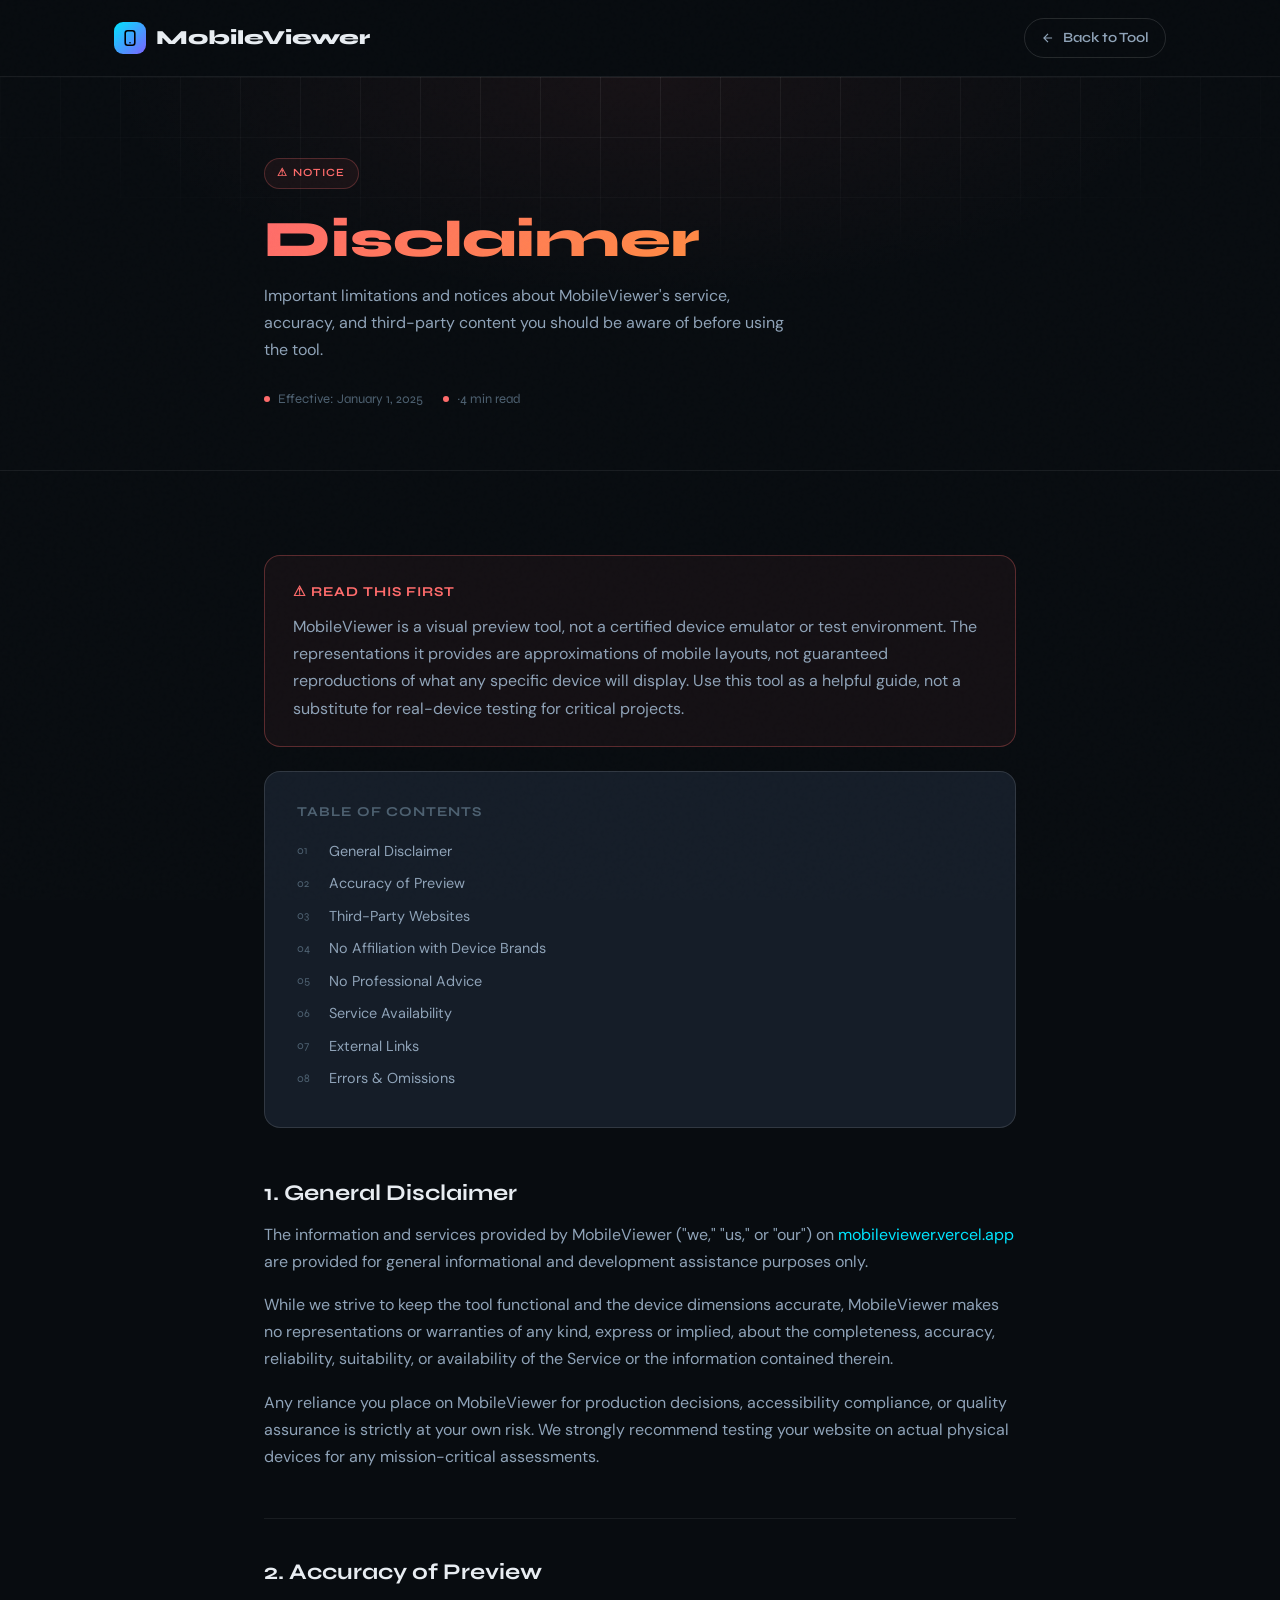
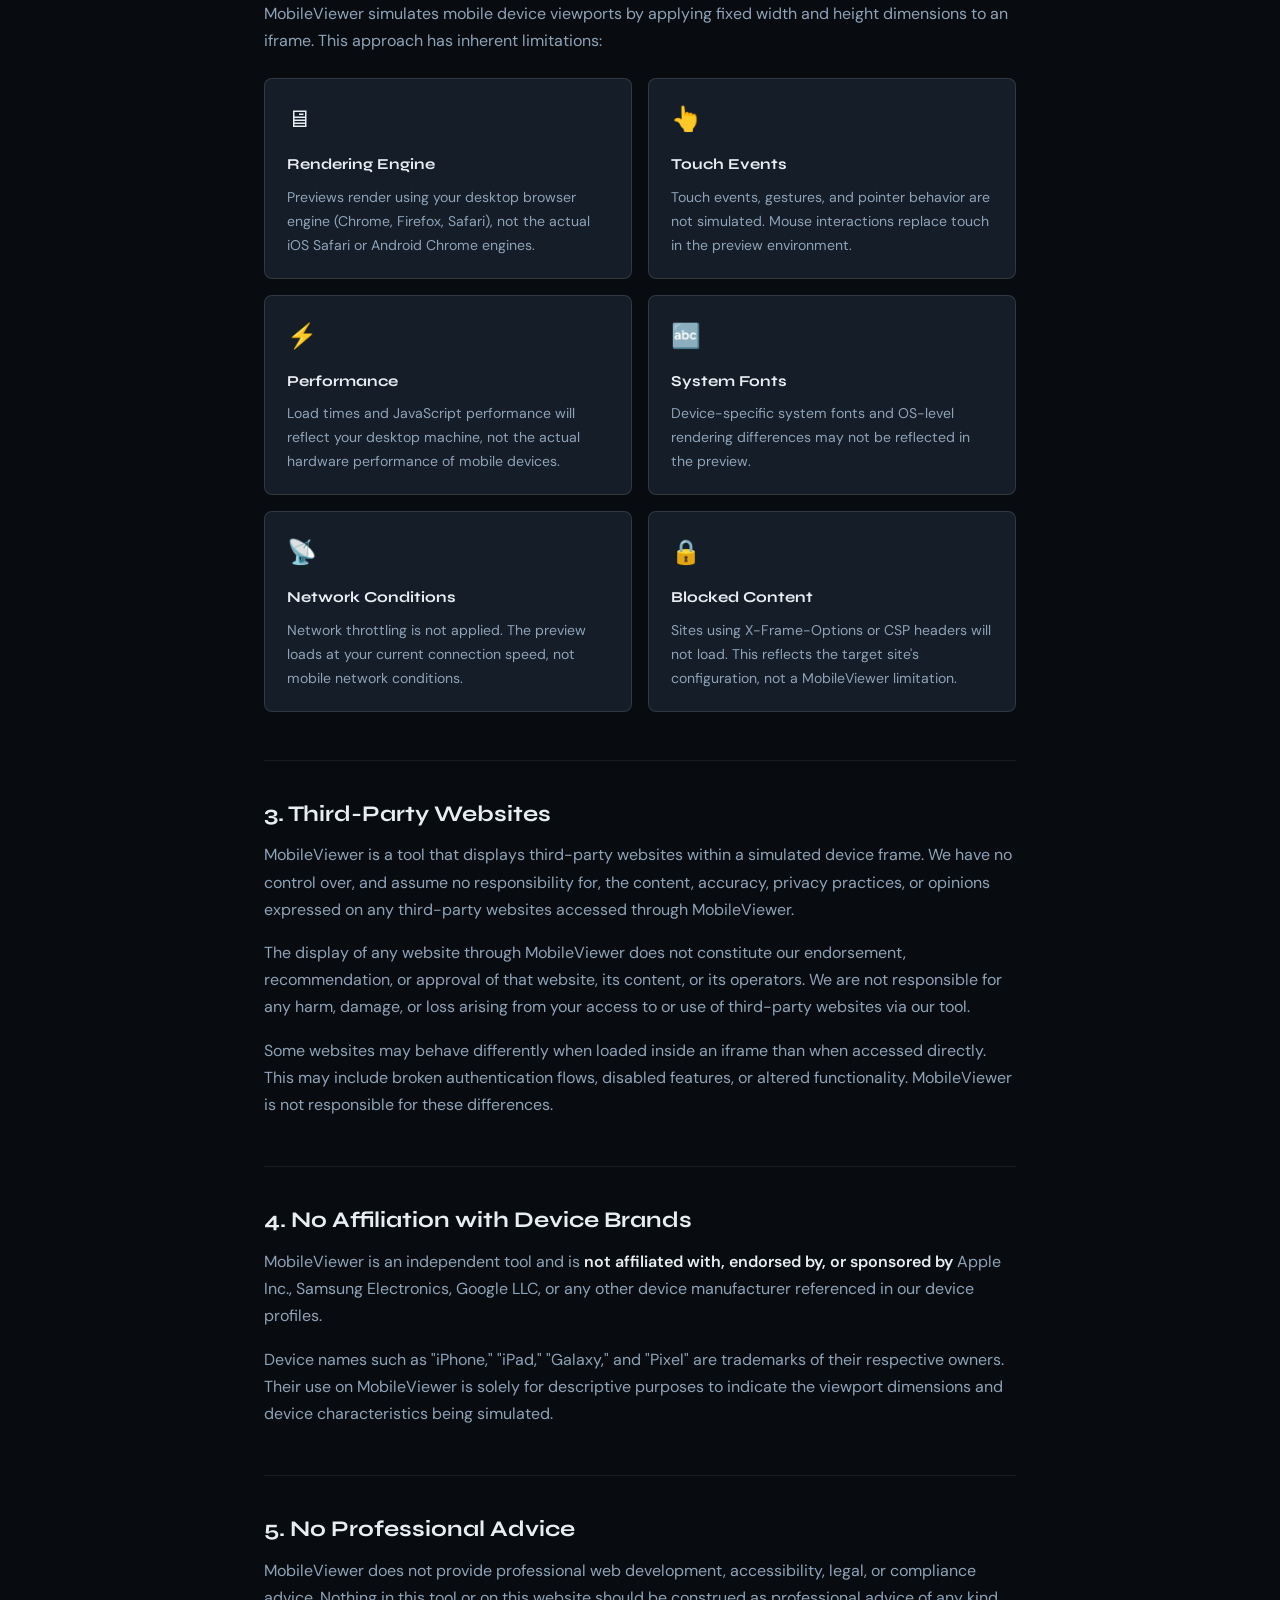
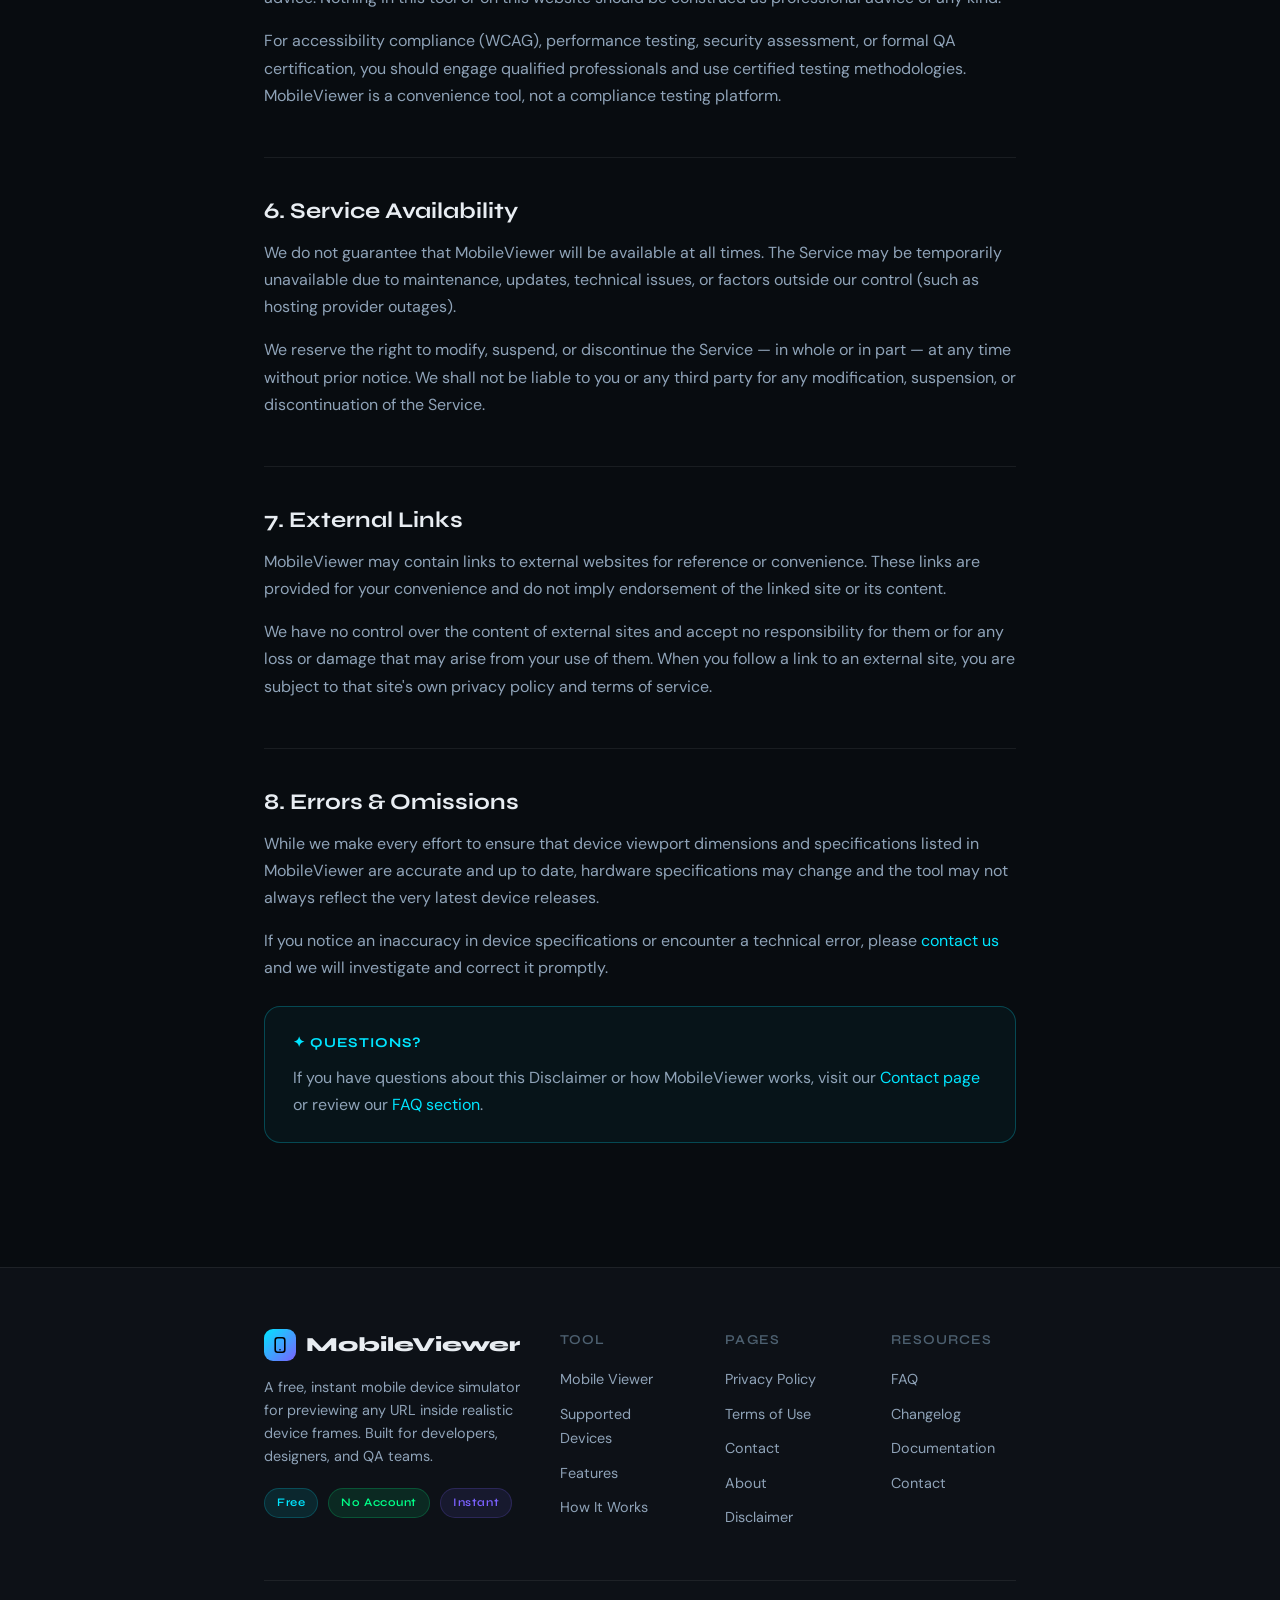
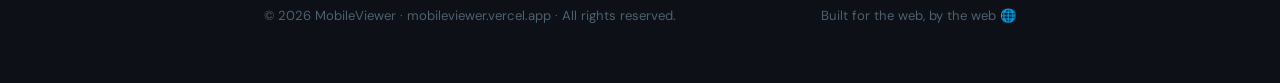
<file: disclaimer.html>
<!DOCTYPE html>
<html lang="en">
<head>
  <meta charset="UTF-8" />
  <meta name="viewport" content="width=device-width, initial-scale=1.0" />
  <title>Disclaimer – MobileViewer</title>
  <meta name="description" content="MobileViewer Disclaimer. Important limitations and disclaimers regarding the use of our free mobile website preview and device simulator tool." />
  <link rel="canonical" href="https://mobileviewer.vercel.app/disclaimer.html" />
  <meta property="og:title" content="Disclaimer – MobileViewer" />
  <meta property="og:description" content="Important disclaimers regarding MobileViewer's mobile preview tool." />
  <meta property="og:url" content="https://mobileviewer.vercel.app/disclaimer.html" />
  <meta name="robots" content="index, follow" />

  <script type="application/ld+json">
  {
    "@context": "https://schema.org",
    "@type": "WebPage",
    "name": "Disclaimer",
    "url": "https://mobileviewer.vercel.app/disclaimer.html",
    "isPartOf": { "@type": "WebSite", "name": "MobileViewer", "url": "https://mobileviewer.vercel.app" },
    "dateModified": "2025-01-01"
  }
  </script>

  <link rel="preconnect" href="https://fonts.googleapis.com" />
  <link rel="preconnect" href="https://fonts.gstatic.com" crossorigin />
  <link href="https://fonts.googleapis.com/css2?family=Syne:wght@400;600;700;800&family=DM+Sans:ital,opsz,wght@0,9..40,300;0,9..40,400;0,9..40,500;1,9..40,300&display=swap" rel="stylesheet" />

  <style>
    *, *::before, *::after { box-sizing: border-box; margin: 0; padding: 0; }
    :root {
      --bg:#080c10; --bg2:#0d1117; --bg3:#111820;
      --surface:#151d28; --surface2:#1c2636;
      --border:rgba(255,255,255,0.07); --border2:rgba(255,255,255,0.12);
      --accent:#00e5ff; --accent2:#7b61ff; --accent3:#ff6b6b; --green:#00ff88;
      --text:#e8edf2; --text2:#8fa3b8; --text3:#4d6070;
      --radius:16px; --radius-sm:8px;
      --font-display:'Syne',sans-serif; --font-body:'DM Sans',sans-serif;
    }
    html { scroll-behavior: smooth; }
    body { background:var(--bg); color:var(--text); font-family:var(--font-body); font-size:16px; line-height:1.7; overflow-x:hidden; }
    body::before { content:''; position:fixed; inset:0; background-image:url("data:image/svg+xml,%3Csvg viewBox='0 0 256 256' xmlns='http://www.w3.org/2000/svg'%3E%3Cfilter id='noise'%3E%3CfeTurbulence type='fractalNoise' baseFrequency='0.9' numOctaves='4' stitchTiles='stitch'/%3E%3C/filter%3E%3Crect width='100%25' height='100%25' filter='url(%23noise)' opacity='0.04'/%3E%3C/svg%3E"); pointer-events:none; z-index:9999; opacity:0.4; }
    ::-webkit-scrollbar { width:5px; } ::-webkit-scrollbar-track { background:var(--bg); } ::-webkit-scrollbar-thumb { background:var(--surface2); border-radius:10px; }
    .container { max-width:800px; margin:0 auto; padding:0 24px; }
    .container-wide { max-width:1100px; margin:0 auto; padding:0 24px; }
    h1,h2,h3 { font-family:var(--font-display); font-weight:700; line-height:1.2; }
    h1 { font-size:clamp(2rem,5vw,3.2rem); font-weight:800; }
    h2 { font-size:1.4rem; margin:48px 0 14px; color:var(--text); }
    h3 { font-size:1.05rem; margin:24px 0 8px; color:var(--text); }
    p { color:var(--text2); margin-bottom:16px; }
    ul { color:var(--text2); padding-left:20px; margin-bottom:16px; }
    li { margin-bottom:8px; }
    a { color:var(--accent); text-decoration:none; } a:hover { text-decoration:underline; }
    strong { color:var(--text); font-weight:600; }
    nav { position:sticky; top:0; z-index:100; background:rgba(8,12,16,0.85); backdrop-filter:blur(20px); border-bottom:1px solid var(--border); }
    .nav-inner { display:flex; align-items:center; justify-content:space-between; padding:18px 0; }
    .logo { font-family:var(--font-display); font-size:1.25rem; font-weight:800; color:var(--text); text-decoration:none; display:flex; align-items:center; gap:10px; }
    .logo-icon { width:32px; height:32px; border-radius:9px; background:linear-gradient(135deg,var(--accent),var(--accent2)); display:flex; align-items:center; justify-content:center; }
    .logo-icon svg { width:16px; height:16px; }
    .nav-back { display:flex; align-items:center; gap:8px; font-size:0.88rem; color:var(--text2); text-decoration:none; border:1px solid var(--border2); border-radius:100px; padding:7px 16px; transition:all 0.2s; font-family:var(--font-display); font-weight:600; }
    .nav-back:hover { color:var(--accent); border-color:var(--accent); text-decoration:none; }
    .page-hero { padding:80px 0 60px; border-bottom:1px solid var(--border); position:relative; overflow:hidden; }
    .page-hero-bg { position:absolute; inset:0; background:radial-gradient(ellipse 60% 80% at 50% 0%, rgba(255,107,107,0.06) 0%, transparent 70%); pointer-events:none; }
    .page-hero-grid { position:absolute; inset:0; background-image:linear-gradient(var(--border) 1px,transparent 1px),linear-gradient(90deg,var(--border) 1px,transparent 1px); background-size:60px 60px; mask-image:radial-gradient(ellipse 60% 50% at 50% 0%,black,transparent); }
    .page-hero-inner { position:relative; }
    .tag { display:inline-flex; align-items:center; gap:6px; font-family:var(--font-display); font-size:11px; font-weight:600; letter-spacing:0.12em; text-transform:uppercase; color:var(--accent3); padding:5px 12px; border:1px solid rgba(255,107,107,0.25); border-radius:100px; background:rgba(255,107,107,0.06); margin-bottom:20px; }
    .gradient-text { background:linear-gradient(135deg,var(--accent3) 0%,#ff8c42 100%); -webkit-background-clip:text; -webkit-text-fill-color:transparent; background-clip:text; }
    .page-meta { display:flex; align-items:center; gap:20px; margin-top:24px; flex-wrap:wrap; }
    .page-meta-item { display:flex; align-items:center; gap:8px; font-size:0.82rem; color:var(--text3); font-family:var(--font-display); }
    .page-meta-dot { width:6px; height:6px; border-radius:50%; background:var(--accent3); }
    .page-content { padding:60px 0 100px; }
    .prose h2 { border-top:1px solid var(--border); padding-top:40px; }
    .prose h2:first-child { border-top:none; padding-top:0; }
    .info-card { background:var(--surface); border:1px solid var(--border2); border-radius:var(--radius); padding:24px 28px; margin:24px 0; }
    .info-card.warning { border-color:rgba(255,107,107,0.3); background:rgba(255,107,107,0.05); }
    .info-card.accent { border-color:rgba(0,229,255,0.25); background:rgba(0,229,255,0.04); }
    .info-card p { margin-bottom:0; }
    .info-card-title { font-family:var(--font-display); font-size:0.85rem; font-weight:700; letter-spacing:0.08em; text-transform:uppercase; margin-bottom:10px; }
    .info-card.warning .info-card-title { color:var(--accent3); }
    .info-card.accent .info-card-title { color:var(--accent); }
    .disclaimer-grid { display:grid; grid-template-columns:1fr 1fr; gap:16px; margin:24px 0; }
    .disc-card { background:var(--surface); border:1px solid var(--border2); border-radius:var(--radius-sm); padding:20px 22px; }
    .disc-card-icon { font-size:1.5rem; margin-bottom:12px; }
    .disc-card h4 { font-family:var(--font-display); font-size:0.95rem; margin-bottom:8px; }
    .disc-card p { font-size:0.88rem; color:var(--text2); margin:0; }
    .toc { background:var(--surface); border:1px solid var(--border2); border-radius:var(--radius); padding:28px 32px; margin-bottom:52px; }
    .toc-title { font-family:var(--font-display); font-size:0.85rem; font-weight:700; letter-spacing:0.08em; text-transform:uppercase; color:var(--text3); margin-bottom:16px; }
    .toc ol { list-style:none; padding:0; margin:0; counter-reset:toc; }
    .toc li { counter-increment:toc; margin-bottom:8px; display:flex; align-items:center; gap:12px; font-size:0.9rem; }
    .toc li::before { content:counter(toc,decimal-leading-zero); font-family:var(--font-display); font-size:0.72rem; color:var(--text3); min-width:20px; }
    .toc a { color:var(--text2); text-decoration:none; transition:color 0.2s; }
    .toc a:hover { color:var(--accent3); text-decoration:none; }
    footer { background:var(--bg2); border-top:1px solid var(--border); padding:40px 0; }
    .footer-inner { display:flex; justify-content:space-between; align-items:center; flex-wrap:wrap; gap:16px; }
    .footer-links { display:flex; gap:20px; flex-wrap:wrap; }
    .footer-links a { color:var(--text3); font-size:0.83rem; text-decoration:none; transition:color 0.2s; }
    .footer-links a:hover { color:var(--accent); }
    .footer-copy { color:var(--text3); font-size:0.82rem; }
    @media(max-width:700px){ .disclaimer-grid { grid-template-columns:1fr; } .page-hero { padding:60px 0 40px; } }

    /* ── FOOTER ── */
    footer {
      background: var(--bg2); border-top: 1px solid var(--border);
      padding: 60px 0 40px;
    }
    .footer-top { display: grid; grid-template-columns: 2fr 1fr 1fr 1fr; gap: 40px; padding-bottom: 40px; border-bottom: 1px solid var(--border); }
    .footer-brand p { color: var(--text2); font-size: 0.9rem; margin-top: 14px; max-width: 260px; line-height: 1.6; }
    .footer-col h5 { font-family: var(--font-display); font-size: 0.85rem; font-weight: 600; color: var(--text3); letter-spacing: 0.08em; text-transform: uppercase; margin-bottom: 16px; }
    .footer-col a { display: block; color: var(--text2); text-decoration: none; font-size: 0.9rem; margin-bottom: 10px; transition: color 0.2s; }
    .footer-col a:hover { color: var(--accent); }
    .footer-bottom { display: flex; justify-content: space-between; align-items: center; padding-top: 24px; flex-wrap: wrap; gap: 12px; }
    .footer-bottom p { color: var(--text3); font-size: 0.82rem; }
    .footer-badges { display: flex; gap: 10px; }
    .fbadge {
      padding: 4px 12px; border-radius: 100px; font-size: 0.72rem;
      font-family: var(--font-display); font-weight: 600; letter-spacing: 0.05em;
    }
  </style>
</head>
<body>

<nav role="navigation" aria-label="Main navigation">
  <div class="container-wide">
    <div class="nav-inner">
      <a href="/" class="logo" aria-label="MobileViewer Home">
        <div class="logo-icon"><svg viewBox="0 0 20 20" fill="none"><rect x="4" y="1" width="12" height="18" rx="3" stroke="black" stroke-width="2"/><circle cx="10" cy="16" r="1" fill="black"/></svg></div>
        MobileViewer
      </a>
      <a href="/" class="nav-back">
        <svg width="14" height="14" viewBox="0 0 24 24" fill="none" stroke="currentColor" stroke-width="2"><path d="M19 12H5M12 19l-7-7 7-7"/></svg>
        Back to Tool
      </a>
    </div>
  </div>
</nav>

<section class="page-hero" aria-labelledby="page-title">
  <div class="page-hero-bg"></div>
  <div class="page-hero-grid"></div>
  <div class="container page-hero-inner">
    <div class="tag">⚠ Notice</div>
    <h1 id="page-title"><span class="gradient-text">Disclaimer</span></h1>
    <p style="color:var(--text2); max-width:520px; margin-top:12px;">Important limitations and notices about MobileViewer's service, accuracy, and third-party content you should be aware of before using the tool.</p>
    <div class="page-meta">
      <div class="page-meta-item"><div class="page-meta-dot"></div>Effective: January 1, 2025</div>
      <div class="page-meta-item"><div class="page-meta-dot"></div>~4 min read</div>
    </div>
  </div>
</section>

<section class="page-content">
  <div class="container">

    <div class="info-card warning">
      <div class="info-card-title">⚠ Read This First</div>
      <p>MobileViewer is a visual preview tool, not a certified device emulator or test environment. The representations it provides are approximations of mobile layouts, not guaranteed reproductions of what any specific device will display. Use this tool as a helpful guide, not a substitute for real-device testing for critical projects.</p>
    </div>

    <nav class="toc" aria-label="Table of contents">
      <div class="toc-title">Table of Contents</div>
      <ol>
        <li><a href="#general">General Disclaimer</a></li>
        <li><a href="#accuracy">Accuracy of Preview</a></li>
        <li><a href="#third-party">Third-Party Websites</a></li>
        <li><a href="#no-affiliation">No Affiliation with Device Brands</a></li>
        <li><a href="#professional">No Professional Advice</a></li>
        <li><a href="#availability">Service Availability</a></li>
        <li><a href="#external-links">External Links</a></li>
        <li><a href="#errors">Errors &amp; Omissions</a></li>
      </ol>
    </nav>

    <div class="prose">

      <h2 id="general">1. General Disclaimer</h2>
      <p>The information and services provided by MobileViewer ("we," "us," or "our") on <a href="https://mobileviewer.vercel.app">mobileviewer.vercel.app</a> are provided for general informational and development assistance purposes only.</p>
      <p>While we strive to keep the tool functional and the device dimensions accurate, MobileViewer makes no representations or warranties of any kind, express or implied, about the completeness, accuracy, reliability, suitability, or availability of the Service or the information contained therein.</p>
      <p>Any reliance you place on MobileViewer for production decisions, accessibility compliance, or quality assurance is strictly at your own risk. We strongly recommend testing your website on actual physical devices for any mission-critical assessments.</p>

      <h2 id="accuracy">2. Accuracy of Preview</h2>
      <p>MobileViewer simulates mobile device viewports by applying fixed width and height dimensions to an iframe. This approach has inherent limitations:</p>

      <div class="disclaimer-grid">
        <div class="disc-card">
          <div class="disc-card-icon">🖥</div>
          <h4>Rendering Engine</h4>
          <p>Previews render using your desktop browser engine (Chrome, Firefox, Safari), not the actual iOS Safari or Android Chrome engines.</p>
        </div>
        <div class="disc-card">
          <div class="disc-card-icon">👆</div>
          <h4>Touch Events</h4>
          <p>Touch events, gestures, and pointer behavior are not simulated. Mouse interactions replace touch in the preview environment.</p>
        </div>
        <div class="disc-card">
          <div class="disc-card-icon">⚡</div>
          <h4>Performance</h4>
          <p>Load times and JavaScript performance will reflect your desktop machine, not the actual hardware performance of mobile devices.</p>
        </div>
        <div class="disc-card">
          <div class="disc-card-icon">🔤</div>
          <h4>System Fonts</h4>
          <p>Device-specific system fonts and OS-level rendering differences may not be reflected in the preview.</p>
        </div>
        <div class="disc-card">
          <div class="disc-card-icon">📡</div>
          <h4>Network Conditions</h4>
          <p>Network throttling is not applied. The preview loads at your current connection speed, not mobile network conditions.</p>
        </div>
        <div class="disc-card">
          <div class="disc-card-icon">🔒</div>
          <h4>Blocked Content</h4>
          <p>Sites using X-Frame-Options or CSP headers will not load. This reflects the target site's configuration, not a MobileViewer limitation.</p>
        </div>
      </div>

      <h2 id="third-party">3. Third-Party Websites</h2>
      <p>MobileViewer is a tool that displays third-party websites within a simulated device frame. We have no control over, and assume no responsibility for, the content, accuracy, privacy practices, or opinions expressed on any third-party websites accessed through MobileViewer.</p>
      <p>The display of any website through MobileViewer does not constitute our endorsement, recommendation, or approval of that website, its content, or its operators. We are not responsible for any harm, damage, or loss arising from your access to or use of third-party websites via our tool.</p>
      <p>Some websites may behave differently when loaded inside an iframe than when accessed directly. This may include broken authentication flows, disabled features, or altered functionality. MobileViewer is not responsible for these differences.</p>

      <h2 id="no-affiliation">4. No Affiliation with Device Brands</h2>
      <p>MobileViewer is an independent tool and is <strong>not affiliated with, endorsed by, or sponsored by</strong> Apple Inc., Samsung Electronics, Google LLC, or any other device manufacturer referenced in our device profiles.</p>
      <p>Device names such as "iPhone," "iPad," "Galaxy," and "Pixel" are trademarks of their respective owners. Their use on MobileViewer is solely for descriptive purposes to indicate the viewport dimensions and device characteristics being simulated.</p>

      <h2 id="professional">5. No Professional Advice</h2>
      <p>MobileViewer does not provide professional web development, accessibility, legal, or compliance advice. Nothing in this tool or on this website should be construed as professional advice of any kind.</p>
      <p>For accessibility compliance (WCAG), performance testing, security assessment, or formal QA certification, you should engage qualified professionals and use certified testing methodologies. MobileViewer is a convenience tool, not a compliance testing platform.</p>

      <h2 id="availability">6. Service Availability</h2>
      <p>We do not guarantee that MobileViewer will be available at all times. The Service may be temporarily unavailable due to maintenance, updates, technical issues, or factors outside our control (such as hosting provider outages).</p>
      <p>We reserve the right to modify, suspend, or discontinue the Service — in whole or in part — at any time without prior notice. We shall not be liable to you or any third party for any modification, suspension, or discontinuation of the Service.</p>

      <h2 id="external-links">7. External Links</h2>
      <p>MobileViewer may contain links to external websites for reference or convenience. These links are provided for your convenience and do not imply endorsement of the linked site or its content.</p>
      <p>We have no control over the content of external sites and accept no responsibility for them or for any loss or damage that may arise from your use of them. When you follow a link to an external site, you are subject to that site's own privacy policy and terms of service.</p>

      <h2 id="errors">8. Errors &amp; Omissions</h2>
      <p>While we make every effort to ensure that device viewport dimensions and specifications listed in MobileViewer are accurate and up to date, hardware specifications may change and the tool may not always reflect the very latest device releases.</p>
      <p>If you notice an inaccuracy in device specifications or encounter a technical error, please <a href="contact.html">contact us</a> and we will investigate and correct it promptly.</p>

      <div class="info-card accent">
        <div class="info-card-title">✦ Questions?</div>
        <p>If you have questions about this Disclaimer or how MobileViewer works, visit our <a href="contact.html">Contact page</a> or review our <a href="faq" onclick="event.preventDefault(); window.location='/#faq'">FAQ section</a>.</p>
      </div>
    </div>
  </div>
</section>

<!-- Footer -->
<footer role="contentinfo">
  <div class="container">
    <div class="footer-top">
      <div class="footer-brand">
        <a href="/" class="logo" aria-label="MobileViewer home">
          <div class="logo-icon">
            <svg viewBox="0 0 20 20" fill="none" xmlns="http://www.w3.org/2000/svg">
              <rect x="4" y="1" width="12" height="18" rx="3" stroke="black" stroke-width="2"/>
              <circle cx="10" cy="16" r="1" fill="black"/>
            </svg>
          </div>
          MobileViewer
        </a>
        <p>A free, instant mobile device simulator for previewing any URL inside realistic device frames. Built for developers, designers, and QA teams.</p>
        <div style="margin-top:20px; display:flex; gap:10px;">
          <div class="fbadge" style="background:rgba(0,229,255,0.1); color:var(--accent); border:1px solid rgba(0,229,255,0.2);">Free</div>
          <div class="fbadge" style="background:rgba(0,255,136,0.1); color:var(--green); border:1px solid rgba(0,255,136,0.2);">No Account</div>
          <div class="fbadge" style="background:rgba(123,97,255,0.1); color:var(--accent2); border:1px solid rgba(123,97,255,0.2);">Instant</div>
        </div>
      </div>
      <div class="footer-col">
        <h5>Tool</h5>
        <a href="#tool">Mobile Viewer</a>
        <a href="#devices">Supported Devices</a>
        <a href="#features">Features</a>
        <a href="#how">How It Works</a>
      </div>
      <div class="footer-col">
        <h5>Pages</h5>
        <a href="privacy.html">Privacy Policy</a>
        <a href="terms.html">Terms of Use</a>
        <a href="contact.html">Contact</a>
        <a href="about.html">About</a>
        <a href="disclaimer.html">Disclaimer</a>
      </div>
      <div class="footer-col">
        <h5>Resources</h5>
        <a href="#faq">FAQ</a>
        <a href="#features">Changelog</a>
        <a href="#faq">Documentation</a>
        <a href="mailto:nolushac@gmail.com">Contact</a>
      </div>
    </div>
    <div class="footer-bottom">
      <p>© 2026 MobileViewer · <a href="https://mobileviewer.vercel.app" style="color:var(--text3);">mobileviewer.vercel.app</a> · All rights reserved.</p>
      <p style="color: var(--text3);">Built for the web, by the web 🌐</p>
    </div>
  </div>
</footer>

</body>
</html>
</file>
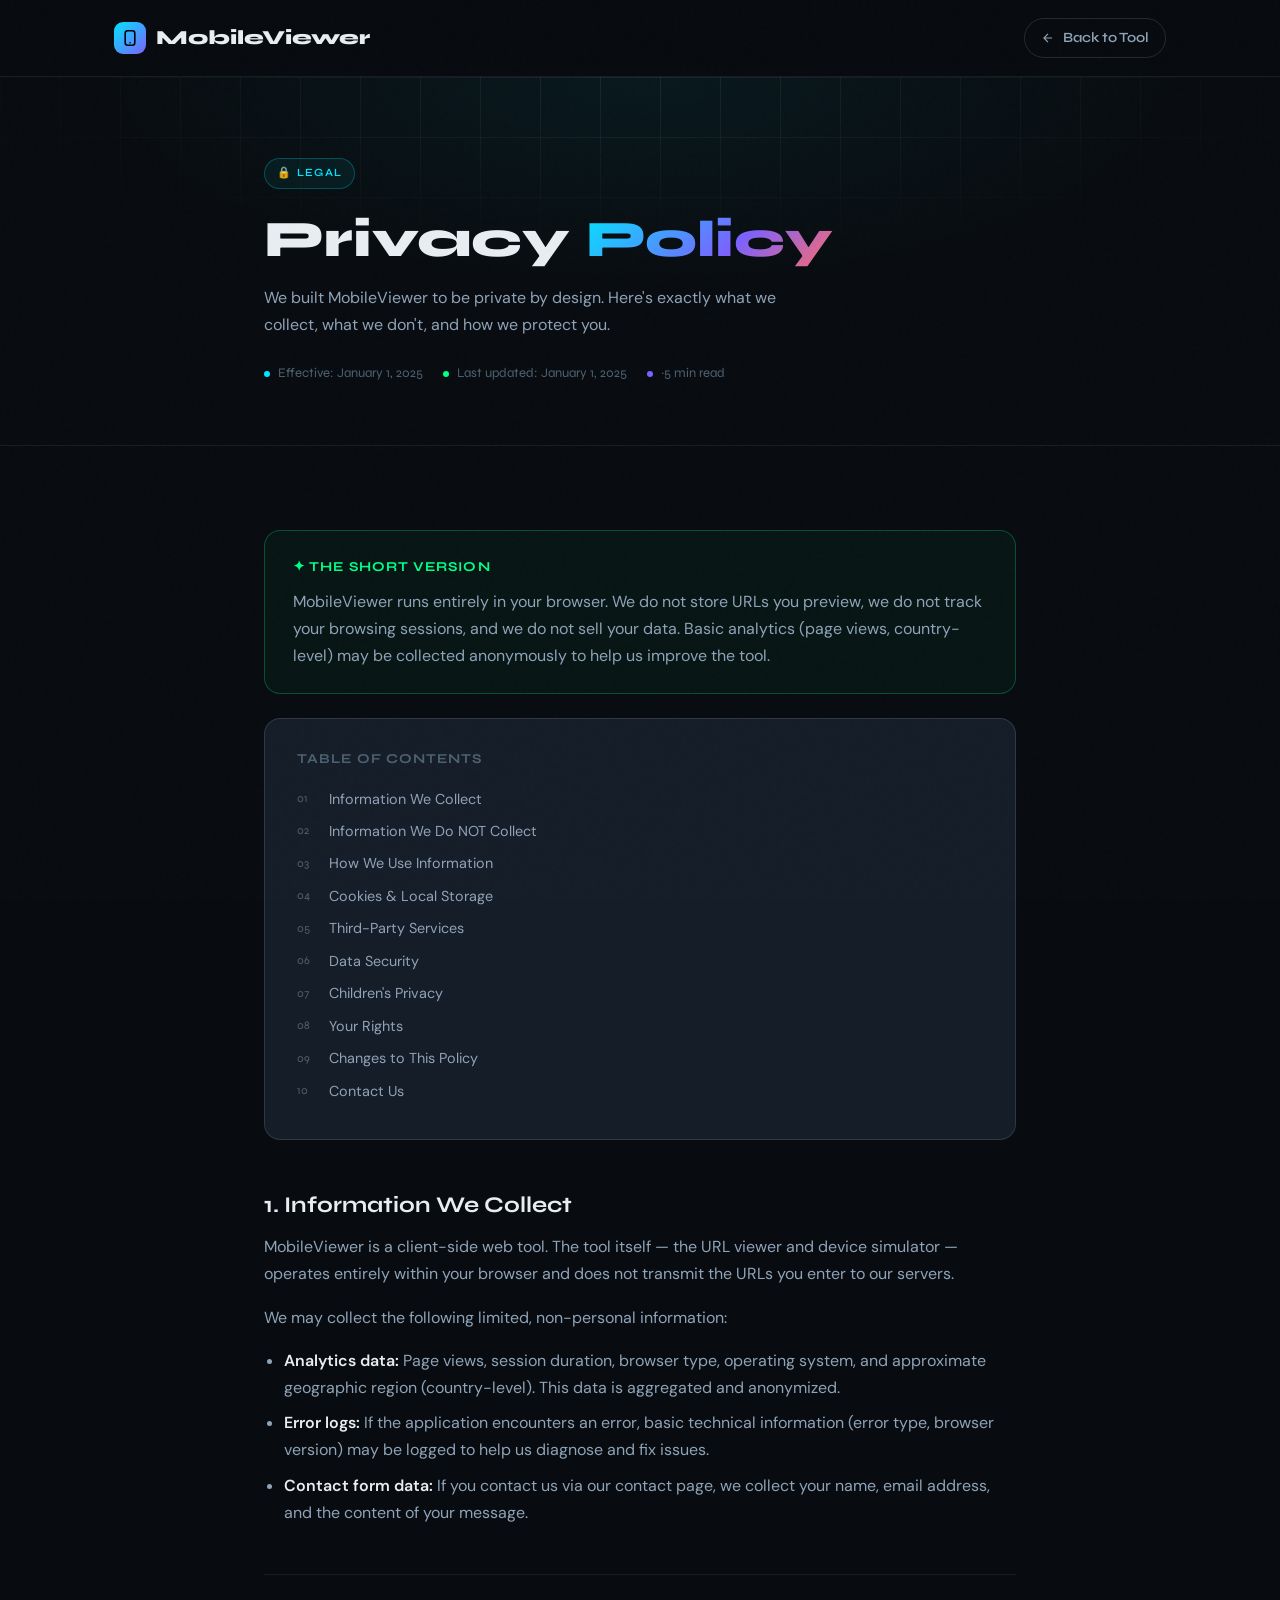
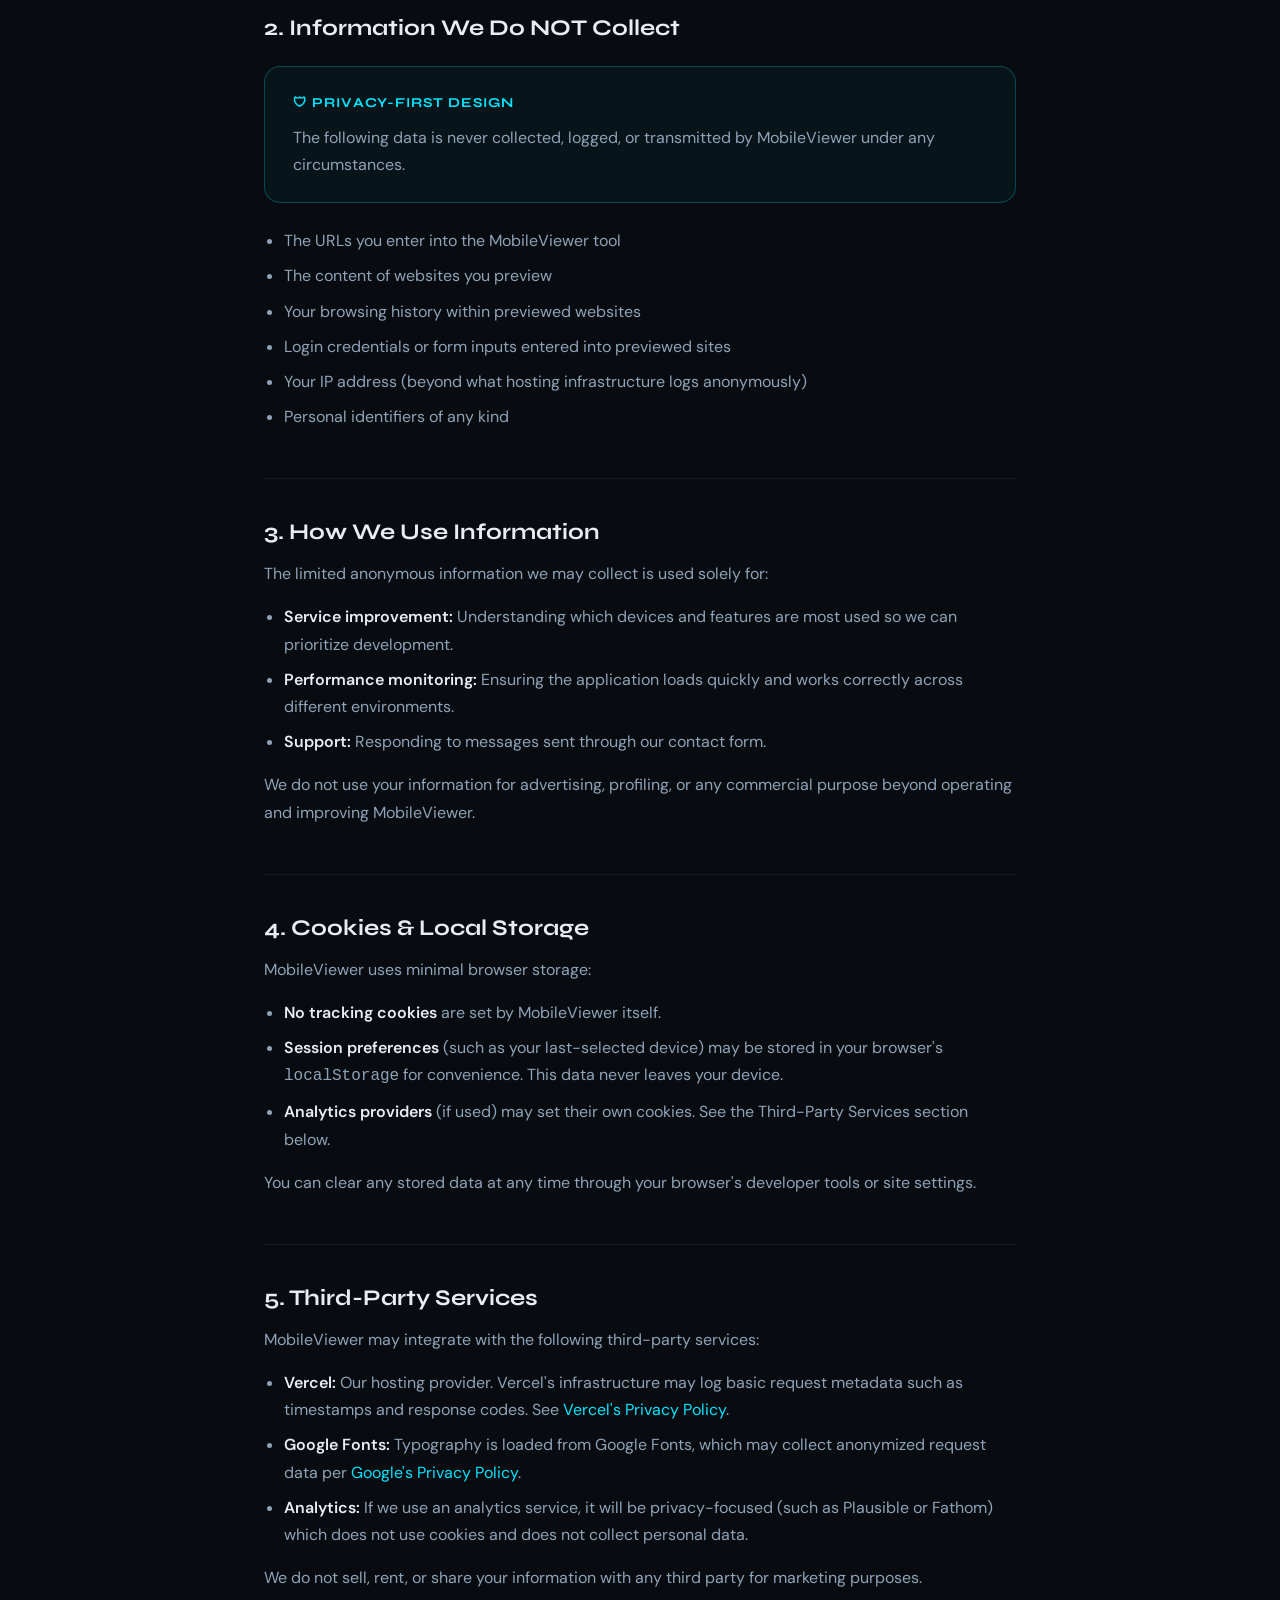
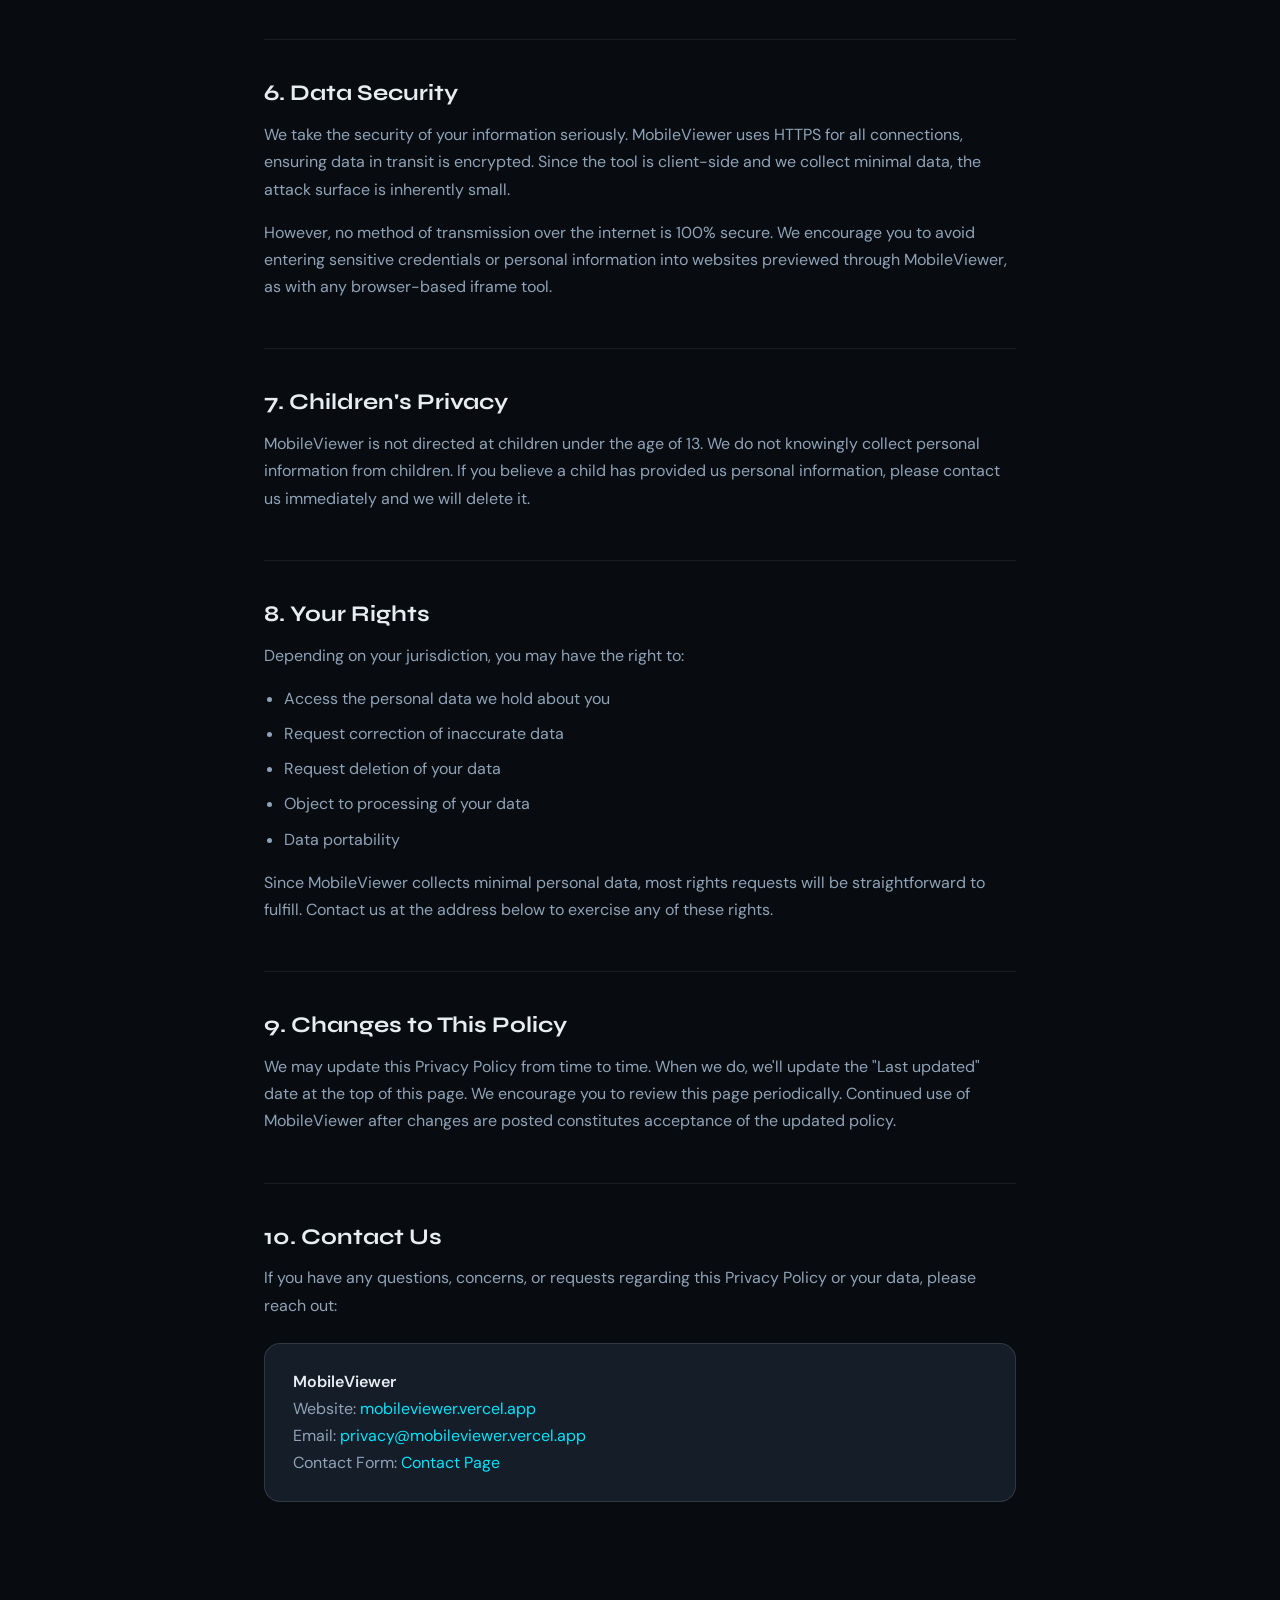
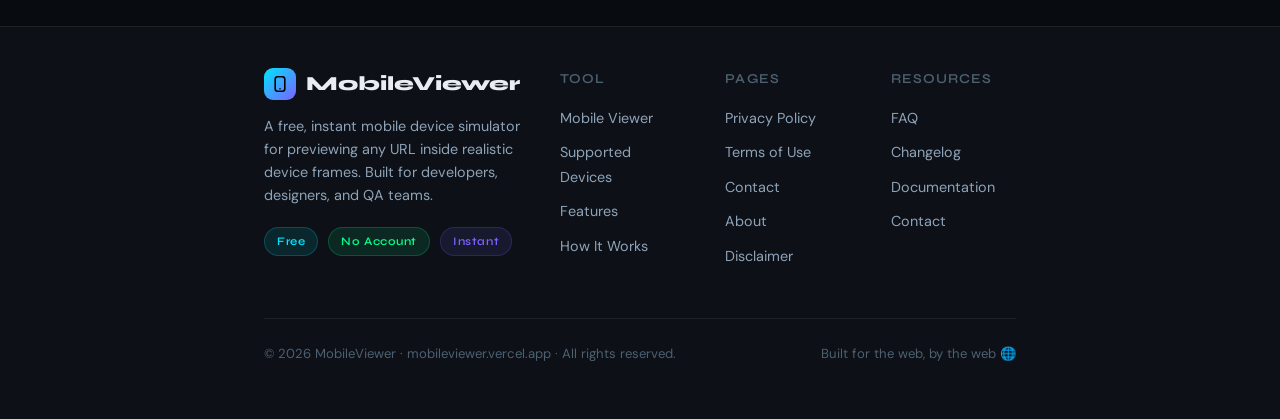
<file: privacy.html>
<!DOCTYPE html>
<html lang="en">
<head>
  <meta charset="UTF-8" />
  <meta name="viewport" content="width=device-width, initial-scale=1.0" />
  <title>Privacy Policy – MobileViewer</title>
  <meta name="description" content="MobileViewer Privacy Policy. Learn how we collect, use, and protect your information when you use our free mobile website preview tool." />
  <link rel="canonical" href="https://mobileviewer.vercel.app/privacy.html" />
  <meta property="og:title" content="Privacy Policy – MobileViewer" />
  <meta property="og:description" content="Our commitment to your privacy. MobileViewer runs client-side and collects minimal data." />
  <meta property="og:url" content="https://mobileviewer.vercel.app/privacy.html" />
  <meta name="robots" content="index, follow" />

  <script type="application/ld+json">
  {
    "@context": "https://schema.org",
    "@type": "WebPage",
    "name": "Privacy Policy",
    "url": "https://mobileviewer.vercel.app/privacy.html",
    "description": "Privacy Policy for MobileViewer — a free browser-based mobile device simulator.",
    "isPartOf": { "@type": "WebSite", "name": "MobileViewer", "url": "https://mobileviewer.vercel.app" },
    "dateModified": "2025-01-01"
  }
  </script>

  <link rel="preconnect" href="https://fonts.googleapis.com" />
  <link rel="preconnect" href="https://fonts.gstatic.com" crossorigin />
  <link href="https://fonts.googleapis.com/css2?family=Syne:wght@400;600;700;800&family=DM+Sans:ital,opsz,wght@0,9..40,300;0,9..40,400;0,9..40,500;1,9..40,300&display=swap" rel="stylesheet" />

  <style>
    *, *::before, *::after { box-sizing: border-box; margin: 0; padding: 0; }
    :root {
      --bg:#080c10; --bg2:#0d1117; --bg3:#111820;
      --surface:#151d28; --surface2:#1c2636;
      --border:rgba(255,255,255,0.07); --border2:rgba(255,255,255,0.12);
      --accent:#00e5ff; --accent2:#7b61ff; --green:#00ff88;
      --text:#e8edf2; --text2:#8fa3b8; --text3:#4d6070;
      --radius:16px; --radius-sm:8px;
      --font-display:'Syne',sans-serif; --font-body:'DM Sans',sans-serif;
    }
    html { scroll-behavior: smooth; }
    body { background:var(--bg); color:var(--text); font-family:var(--font-body); font-size:16px; line-height:1.7; overflow-x:hidden; }
    body::before { content:''; position:fixed; inset:0; background-image:url("data:image/svg+xml,%3Csvg viewBox='0 0 256 256' xmlns='http://www.w3.org/2000/svg'%3E%3Cfilter id='noise'%3E%3CfeTurbulence type='fractalNoise' baseFrequency='0.9' numOctaves='4' stitchTiles='stitch'/%3E%3C/filter%3E%3Crect width='100%25' height='100%25' filter='url(%23noise)' opacity='0.04'/%3E%3C/svg%3E"); pointer-events:none; z-index:9999; opacity:0.4; }
    ::-webkit-scrollbar { width:5px; } ::-webkit-scrollbar-track { background:var(--bg); } ::-webkit-scrollbar-thumb { background:var(--surface2); border-radius:10px; }
    .container { max-width:800px; margin:0 auto; padding:0 24px; }
    .container-wide { max-width:1100px; margin:0 auto; padding:0 24px; }
    h1,h2,h3,h4 { font-family:var(--font-display); font-weight:700; line-height:1.2; }
    h1 { font-size:clamp(2rem,5vw,3.2rem); font-weight:800; }
    h2 { font-size:1.4rem; margin:48px 0 14px; color:var(--text); }
    h3 { font-size:1.1rem; margin:28px 0 10px; color:var(--text); }
    p { color:var(--text2); margin-bottom:16px; }
    ul,ol { color:var(--text2); padding-left:20px; margin-bottom:16px; }
    li { margin-bottom:8px; }
    a { color:var(--accent); text-decoration:none; }
    a:hover { text-decoration:underline; }
    strong { color:var(--text); font-weight:600; }

    /* NAV */
    nav { position:sticky; top:0; z-index:100; background:rgba(8,12,16,0.85); backdrop-filter:blur(20px); border-bottom:1px solid var(--border); }
    .nav-inner { display:flex; align-items:center; justify-content:space-between; padding:18px 0; }
    .logo { font-family:var(--font-display); font-size:1.25rem; font-weight:800; color:var(--text); text-decoration:none; display:flex; align-items:center; gap:10px; }
    .logo-icon { width:32px; height:32px; border-radius:9px; background:linear-gradient(135deg,var(--accent),var(--accent2)); display:flex; align-items:center; justify-content:center; }
    .logo-icon svg { width:16px; height:16px; }
    .nav-back { display:flex; align-items:center; gap:8px; font-size:0.88rem; color:var(--text2); text-decoration:none; border:1px solid var(--border2); border-radius:100px; padding:7px 16px; transition:all 0.2s; font-family:var(--font-display); font-weight:600; }
    .nav-back:hover { color:var(--accent); border-color:var(--accent); text-decoration:none; }

    /* PAGE HERO */
    .page-hero { padding:80px 0 60px; border-bottom:1px solid var(--border); position:relative; overflow:hidden; }
    .page-hero-bg { position:absolute; inset:0; background:radial-gradient(ellipse 60% 80% at 50% 0%, rgba(0,229,255,0.06) 0%, transparent 70%); pointer-events:none; }
    .page-hero-grid { position:absolute; inset:0; background-image:linear-gradient(var(--border) 1px,transparent 1px),linear-gradient(90deg,var(--border) 1px,transparent 1px); background-size:60px 60px; mask-image:radial-gradient(ellipse 60% 50% at 50% 0%,black,transparent); }
    .page-hero-inner { position:relative; }
    .tag { display:inline-flex; align-items:center; gap:6px; font-family:var(--font-display); font-size:11px; font-weight:600; letter-spacing:0.12em; text-transform:uppercase; color:var(--accent); padding:5px 12px; border:1px solid rgba(0,229,255,0.25); border-radius:100px; background:rgba(0,229,255,0.06); margin-bottom:20px; }
    .page-hero h1 { margin-bottom:14px; }
    .gradient-text { background:linear-gradient(135deg,var(--accent) 0%,var(--accent2) 60%,#ff6b6b 100%); -webkit-background-clip:text; -webkit-text-fill-color:transparent; background-clip:text; }
    .page-meta { display:flex; align-items:center; gap:20px; margin-top:24px; flex-wrap:wrap; }
    .page-meta-item { display:flex; align-items:center; gap:8px; font-size:0.82rem; color:var(--text3); font-family:var(--font-display); }
    .page-meta-dot { width:6px; height:6px; border-radius:50%; background:var(--accent); }

    /* ── FOOTER ── */
    footer {
      background: var(--bg2); border-top: 1px solid var(--border);
      padding: 60px 0 40px;
    }
    .footer-top { display: grid; grid-template-columns: 2fr 1fr 1fr 1fr; gap: 40px; padding-bottom: 40px; border-bottom: 1px solid var(--border); }
    .footer-brand p { color: var(--text2); font-size: 0.9rem; margin-top: 14px; max-width: 260px; line-height: 1.6; }
    .footer-col h5 { font-family: var(--font-display); font-size: 0.85rem; font-weight: 600; color: var(--text3); letter-spacing: 0.08em; text-transform: uppercase; margin-bottom: 16px; }
    .footer-col a { display: block; color: var(--text2); text-decoration: none; font-size: 0.9rem; margin-bottom: 10px; transition: color 0.2s; }
    .footer-col a:hover { color: var(--accent); }
    .footer-bottom { display: flex; justify-content: space-between; align-items: center; padding-top: 24px; flex-wrap: wrap; gap: 12px; }
    .footer-bottom p { color: var(--text3); font-size: 0.82rem; }
    .footer-badges { display: flex; gap: 10px; }
    .fbadge {
      padding: 4px 12px; border-radius: 100px; font-size: 0.72rem;
      font-family: var(--font-display); font-weight: 600; letter-spacing: 0.05em;
    }

    /* CONTENT */
    .page-content { padding:60px 0 100px; }
    .prose { }
    .prose h2 { border-top:1px solid var(--border); padding-top:40px; }
    .prose h2:first-child { border-top:none; padding-top:0; }

    .info-card { background:var(--surface); border:1px solid var(--border2); border-radius:var(--radius); padding:24px 28px; margin:24px 0; }
    .info-card.accent { border-color:rgba(0,229,255,0.25); background:rgba(0,229,255,0.04); }
    .info-card.warning { border-color:rgba(255,107,107,0.25); background:rgba(255,107,107,0.04); }
    .info-card.green { border-color:rgba(0,255,136,0.25); background:rgba(0,255,136,0.04); }
    .info-card p { margin-bottom:0; }
    .info-card-title { font-family:var(--font-display); font-size:0.85rem; font-weight:700; letter-spacing:0.08em; text-transform:uppercase; margin-bottom:10px; color:var(--accent); }
    .info-card.warning .info-card-title { color:var(--accent3); }
    .info-card.green .info-card-title { color:var(--green); }

    /* TOC */
    .toc { background:var(--surface); border:1px solid var(--border2); border-radius:var(--radius); padding:28px 32px; margin-bottom:52px; }
    .toc-title { font-family:var(--font-display); font-size:0.85rem; font-weight:700; letter-spacing:0.08em; text-transform:uppercase; color:var(--text3); margin-bottom:16px; }
    .toc ol { list-style:none; padding:0; margin:0; counter-reset:toc; }
    .toc li { counter-increment:toc; margin-bottom:8px; display:flex; align-items:center; gap:12px; font-size:0.9rem; }
    .toc li::before { content:counter(toc,decimal-leading-zero); font-family:var(--font-display); font-size:0.72rem; color:var(--text3); min-width:20px; }
    .toc a { color:var(--text2); text-decoration:none; transition:color 0.2s; }
    .toc a:hover { color:var(--accent); text-decoration:none; }

    /* FOOTER */
    footer { background:var(--bg2); border-top:1px solid var(--border); padding:40px 0; }
    .footer-inner { display:flex; justify-content:space-between; align-items:center; flex-wrap:wrap; gap:16px; }
    .footer-links { display:flex; gap:20px; flex-wrap:wrap; }
    .footer-links a { color:var(--text3); font-size:0.83rem; text-decoration:none; transition:color 0.2s; }
    .footer-links a:hover { color:var(--accent); }
    .footer-copy { color:var(--text3); font-size:0.82rem; }

    @media(max-width:600px) {
      .page-hero { padding:60px 0 40px; }
      h2 { font-size:1.25rem; }
      .toc { padding:20px; }
      .info-card { padding:18px 20px; }
    }
  </style>
</head>
<body>

<nav role="navigation" aria-label="Main navigation">
  <div class="container-wide">
    <div class="nav-inner">
      <a href="/" class="logo" aria-label="MobileViewer Home">
        <div class="logo-icon">
          <svg viewBox="0 0 20 20" fill="none"><rect x="4" y="1" width="12" height="18" rx="3" stroke="black" stroke-width="2"/><circle cx="10" cy="16" r="1" fill="black"/></svg>
        </div>
        MobileViewer
      </a>
      <a href="/" class="nav-back" aria-label="Back to home">
        <svg width="14" height="14" viewBox="0 0 24 24" fill="none" stroke="currentColor" stroke-width="2"><path d="M19 12H5M12 19l-7-7 7-7"/></svg>
        Back to Tool
      </a>
    </div>
  </div>
</nav>

<section class="page-hero" aria-labelledby="page-title">
  <div class="page-hero-bg"></div>
  <div class="page-hero-grid"></div>
  <div class="container page-hero-inner">
    <div class="tag">🔒 Legal</div>
    <h1 id="page-title">Privacy <span class="gradient-text">Policy</span></h1>
    <p style="color:var(--text2); max-width:520px; margin-top:12px;">We built MobileViewer to be private by design. Here's exactly what we collect, what we don't, and how we protect you.</p>
    <div class="page-meta">
      <div class="page-meta-item"><div class="page-meta-dot"></div>Effective: January 1, 2025</div>
      <div class="page-meta-item"><div class="page-meta-dot" style="background:var(--green)"></div>Last updated: January 1, 2025</div>
      <div class="page-meta-item"><div class="page-meta-dot" style="background:var(--accent2)"></div>~5 min read</div>
    </div>
  </div>
</section>

<section class="page-content">
  <div class="container">

    <div class="info-card green">
      <div class="info-card-title">✦ The Short Version</div>
      <p>MobileViewer runs entirely in your browser. We do not store URLs you preview, we do not track your browsing sessions, and we do not sell your data. Basic analytics (page views, country-level) may be collected anonymously to help us improve the tool.</p>
    </div>

    <nav class="toc" aria-label="Table of contents">
      <div class="toc-title">Table of Contents</div>
      <ol>
        <li><a href="#information-we-collect">Information We Collect</a></li>
        <li><a href="#information-we-dont-collect">Information We Do NOT Collect</a></li>
        <li><a href="#how-we-use">How We Use Information</a></li>
        <li><a href="#cookies">Cookies &amp; Local Storage</a></li>
        <li><a href="#third-parties">Third-Party Services</a></li>
        <li><a href="#data-security">Data Security</a></li>
        <li><a href="#childrens-privacy">Children's Privacy</a></li>
        <li><a href="#your-rights">Your Rights</a></li>
        <li><a href="#changes">Changes to This Policy</a></li>
        <li><a href="#contact-privacy">Contact Us</a></li>
      </ol>
    </nav>

    <div class="prose">

      <h2 id="information-we-collect">1. Information We Collect</h2>
      <p>MobileViewer is a client-side web tool. The tool itself — the URL viewer and device simulator — operates entirely within your browser and does not transmit the URLs you enter to our servers.</p>
      <p>We may collect the following limited, non-personal information:</p>
      <ul>
        <li><strong>Analytics data:</strong> Page views, session duration, browser type, operating system, and approximate geographic region (country-level). This data is aggregated and anonymized.</li>
        <li><strong>Error logs:</strong> If the application encounters an error, basic technical information (error type, browser version) may be logged to help us diagnose and fix issues.</li>
        <li><strong>Contact form data:</strong> If you contact us via our contact page, we collect your name, email address, and the content of your message.</li>
      </ul>

      <h2 id="information-we-dont-collect">2. Information We Do NOT Collect</h2>
      <div class="info-card accent">
        <div class="info-card-title">🛡 Privacy-First Design</div>
        <p>The following data is never collected, logged, or transmitted by MobileViewer under any circumstances.</p>
      </div>
      <ul>
        <li>The URLs you enter into the MobileViewer tool</li>
        <li>The content of websites you preview</li>
        <li>Your browsing history within previewed websites</li>
        <li>Login credentials or form inputs entered into previewed sites</li>
        <li>Your IP address (beyond what hosting infrastructure logs anonymously)</li>
        <li>Personal identifiers of any kind</li>
      </ul>

      <h2 id="how-we-use">3. How We Use Information</h2>
      <p>The limited anonymous information we may collect is used solely for:</p>
      <ul>
        <li><strong>Service improvement:</strong> Understanding which devices and features are most used so we can prioritize development.</li>
        <li><strong>Performance monitoring:</strong> Ensuring the application loads quickly and works correctly across different environments.</li>
        <li><strong>Support:</strong> Responding to messages sent through our contact form.</li>
      </ul>
      <p>We do not use your information for advertising, profiling, or any commercial purpose beyond operating and improving MobileViewer.</p>

      <h2 id="cookies">4. Cookies &amp; Local Storage</h2>
      <p>MobileViewer uses minimal browser storage:</p>
      <ul>
        <li><strong>No tracking cookies</strong> are set by MobileViewer itself.</li>
        <li><strong>Session preferences</strong> (such as your last-selected device) may be stored in your browser's <code>localStorage</code> for convenience. This data never leaves your device.</li>
        <li><strong>Analytics providers</strong> (if used) may set their own cookies. See the Third-Party Services section below.</li>
      </ul>
      <p>You can clear any stored data at any time through your browser's developer tools or site settings.</p>

      <h2 id="third-parties">5. Third-Party Services</h2>
      <p>MobileViewer may integrate with the following third-party services:</p>
      <ul>
        <li><strong>Vercel:</strong> Our hosting provider. Vercel's infrastructure may log basic request metadata such as timestamps and response codes. See <a href="https://vercel.com/legal/privacy-policy" target="_blank" rel="noopener">Vercel's Privacy Policy</a>.</li>
        <li><strong>Google Fonts:</strong> Typography is loaded from Google Fonts, which may collect anonymized request data per <a href="https://policies.google.com/privacy" target="_blank" rel="noopener">Google's Privacy Policy</a>.</li>
        <li><strong>Analytics:</strong> If we use an analytics service, it will be privacy-focused (such as Plausible or Fathom) which does not use cookies and does not collect personal data.</li>
      </ul>
      <p>We do not sell, rent, or share your information with any third party for marketing purposes.</p>

      <h2 id="data-security">6. Data Security</h2>
      <p>We take the security of your information seriously. MobileViewer uses HTTPS for all connections, ensuring data in transit is encrypted. Since the tool is client-side and we collect minimal data, the attack surface is inherently small.</p>
      <p>However, no method of transmission over the internet is 100% secure. We encourage you to avoid entering sensitive credentials or personal information into websites previewed through MobileViewer, as with any browser-based iframe tool.</p>

      <h2 id="childrens-privacy">7. Children's Privacy</h2>
      <p>MobileViewer is not directed at children under the age of 13. We do not knowingly collect personal information from children. If you believe a child has provided us personal information, please contact us immediately and we will delete it.</p>

      <h2 id="your-rights">8. Your Rights</h2>
      <p>Depending on your jurisdiction, you may have the right to:</p>
      <ul>
        <li>Access the personal data we hold about you</li>
        <li>Request correction of inaccurate data</li>
        <li>Request deletion of your data</li>
        <li>Object to processing of your data</li>
        <li>Data portability</li>
      </ul>
      <p>Since MobileViewer collects minimal personal data, most rights requests will be straightforward to fulfill. Contact us at the address below to exercise any of these rights.</p>

      <h2 id="changes">9. Changes to This Policy</h2>
      <p>We may update this Privacy Policy from time to time. When we do, we'll update the "Last updated" date at the top of this page. We encourage you to review this page periodically. Continued use of MobileViewer after changes are posted constitutes acceptance of the updated policy.</p>

      <h2 id="contact-privacy">10. Contact Us</h2>
      <p>If you have any questions, concerns, or requests regarding this Privacy Policy or your data, please reach out:</p>
      <div class="info-card">
        <p><strong>MobileViewer</strong><br/>
        Website: <a href="https://mobileviewer.vercel.app">mobileviewer.vercel.app</a><br/>
        Email: <a href="mailto:privacy@mobileviewer.vercel.app">privacy@mobileviewer.vercel.app</a><br/>
        Contact Form: <a href="contact.html">Contact Page</a></p>
      </div>
    </div>
  </div>
</section>

<!-- Footer -->
<footer role="contentinfo">
  <div class="container">
    <div class="footer-top">
      <div class="footer-brand">
        <a href="/" class="logo" aria-label="MobileViewer home">
          <div class="logo-icon">
            <svg viewBox="0 0 20 20" fill="none" xmlns="http://www.w3.org/2000/svg">
              <rect x="4" y="1" width="12" height="18" rx="3" stroke="black" stroke-width="2"/>
              <circle cx="10" cy="16" r="1" fill="black"/>
            </svg>
          </div>
          MobileViewer
        </a>
        <p>A free, instant mobile device simulator for previewing any URL inside realistic device frames. Built for developers, designers, and QA teams.</p>
        <div style="margin-top:20px; display:flex; gap:10px;">
          <div class="fbadge" style="background:rgba(0,229,255,0.1); color:var(--accent); border:1px solid rgba(0,229,255,0.2);">Free</div>
          <div class="fbadge" style="background:rgba(0,255,136,0.1); color:var(--green); border:1px solid rgba(0,255,136,0.2);">No Account</div>
          <div class="fbadge" style="background:rgba(123,97,255,0.1); color:var(--accent2); border:1px solid rgba(123,97,255,0.2);">Instant</div>
        </div>
      </div>
      <div class="footer-col">
        <h5>Tool</h5>
        <a href="#tool">Mobile Viewer</a>
        <a href="#devices">Supported Devices</a>
        <a href="#features">Features</a>
        <a href="#how">How It Works</a>
      </div>
      <div class="footer-col">
        <h5>Pages</h5>
        <a href="privacy.html">Privacy Policy</a>
        <a href="terms.html">Terms of Use</a>
        <a href="contact.html">Contact</a>
        <a href="about.html">About</a>
        <a href="disclaimer.html">Disclaimer</a>
      </div>
      <div class="footer-col">
        <h5>Resources</h5>
        <a href="#faq">FAQ</a>
        <a href="#features">Changelog</a>
        <a href="#faq">Documentation</a>
        <a href="mailto:nolushac@gmail.com">Contact</a>
      </div>
    </div>
    <div class="footer-bottom">
      <p>© 2026 MobileViewer · <a href="https://mobileviewer.vercel.app" style="color:var(--text3);">mobileviewer.vercel.app</a> · All rights reserved.</p>
      <p style="color: var(--text3);">Built for the web, by the web 🌐</p>
    </div>
  </div>
</footer>

</body>
</html>
</file>
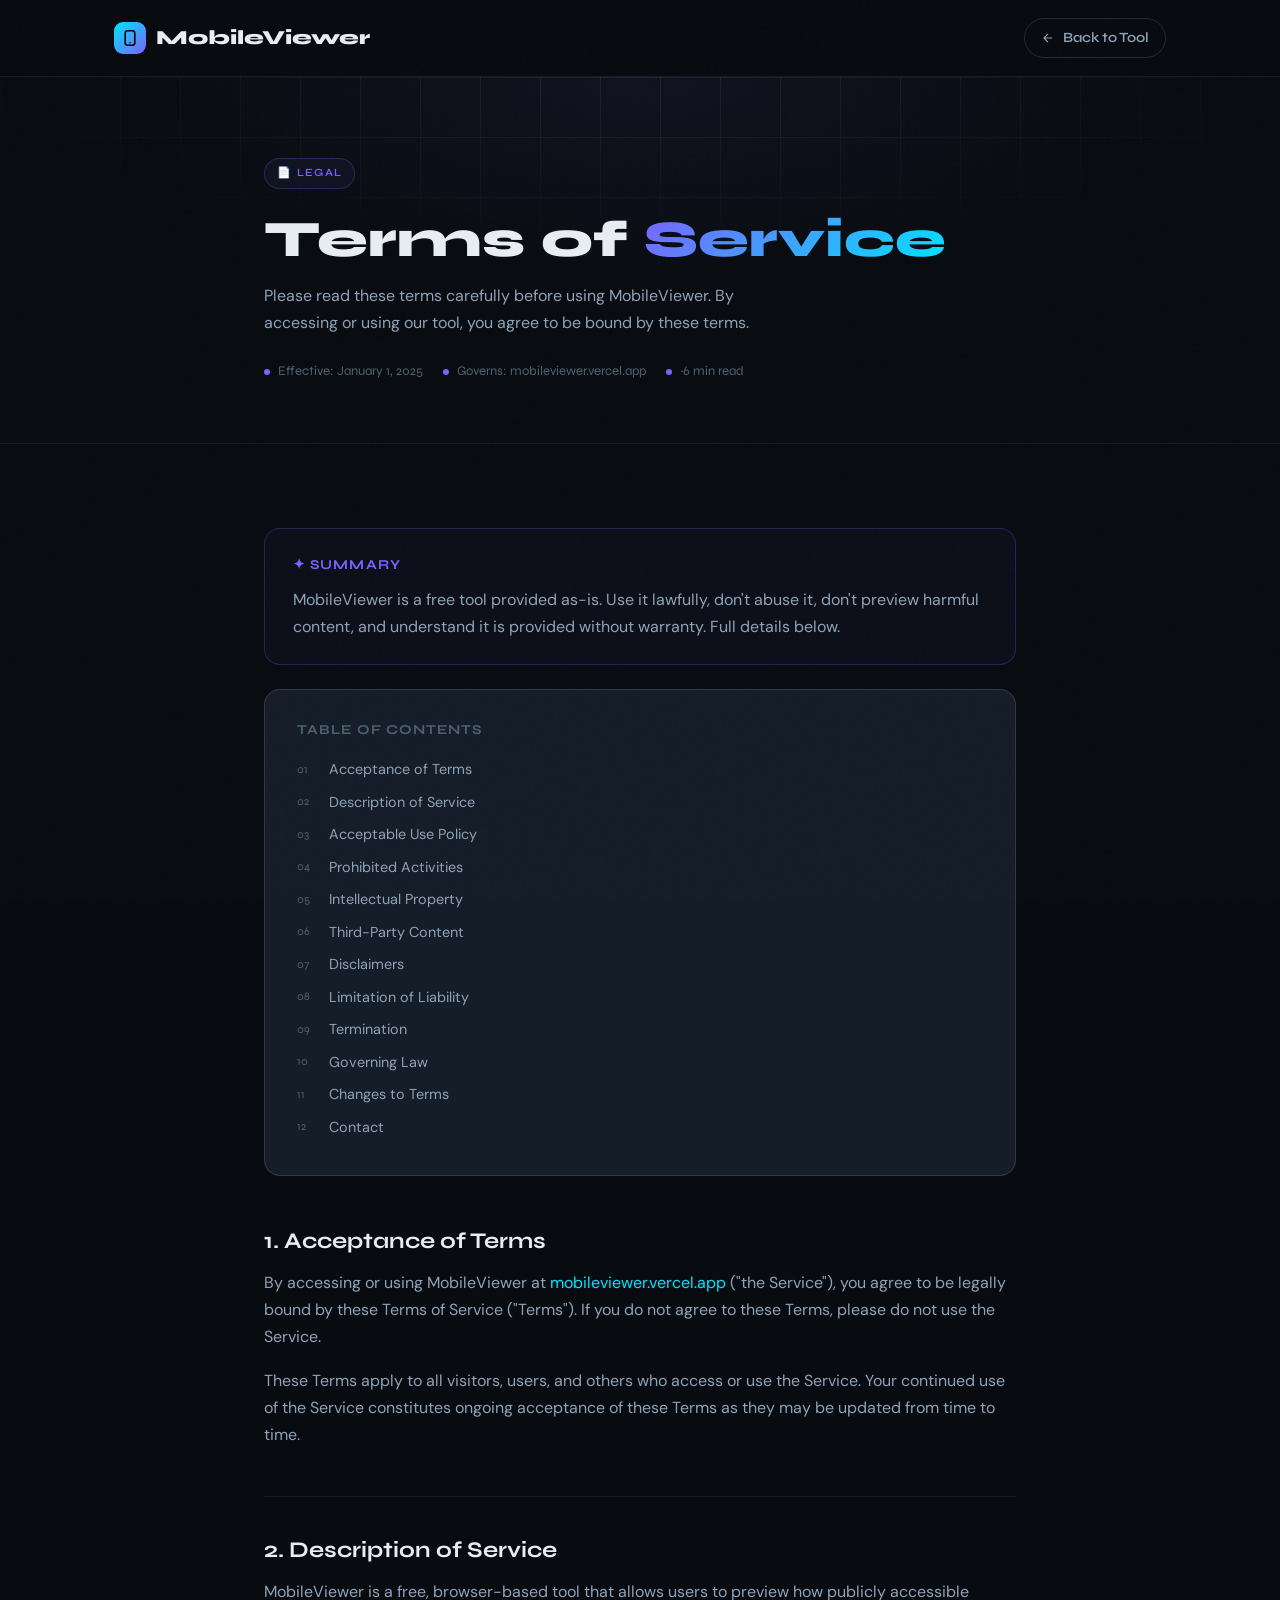
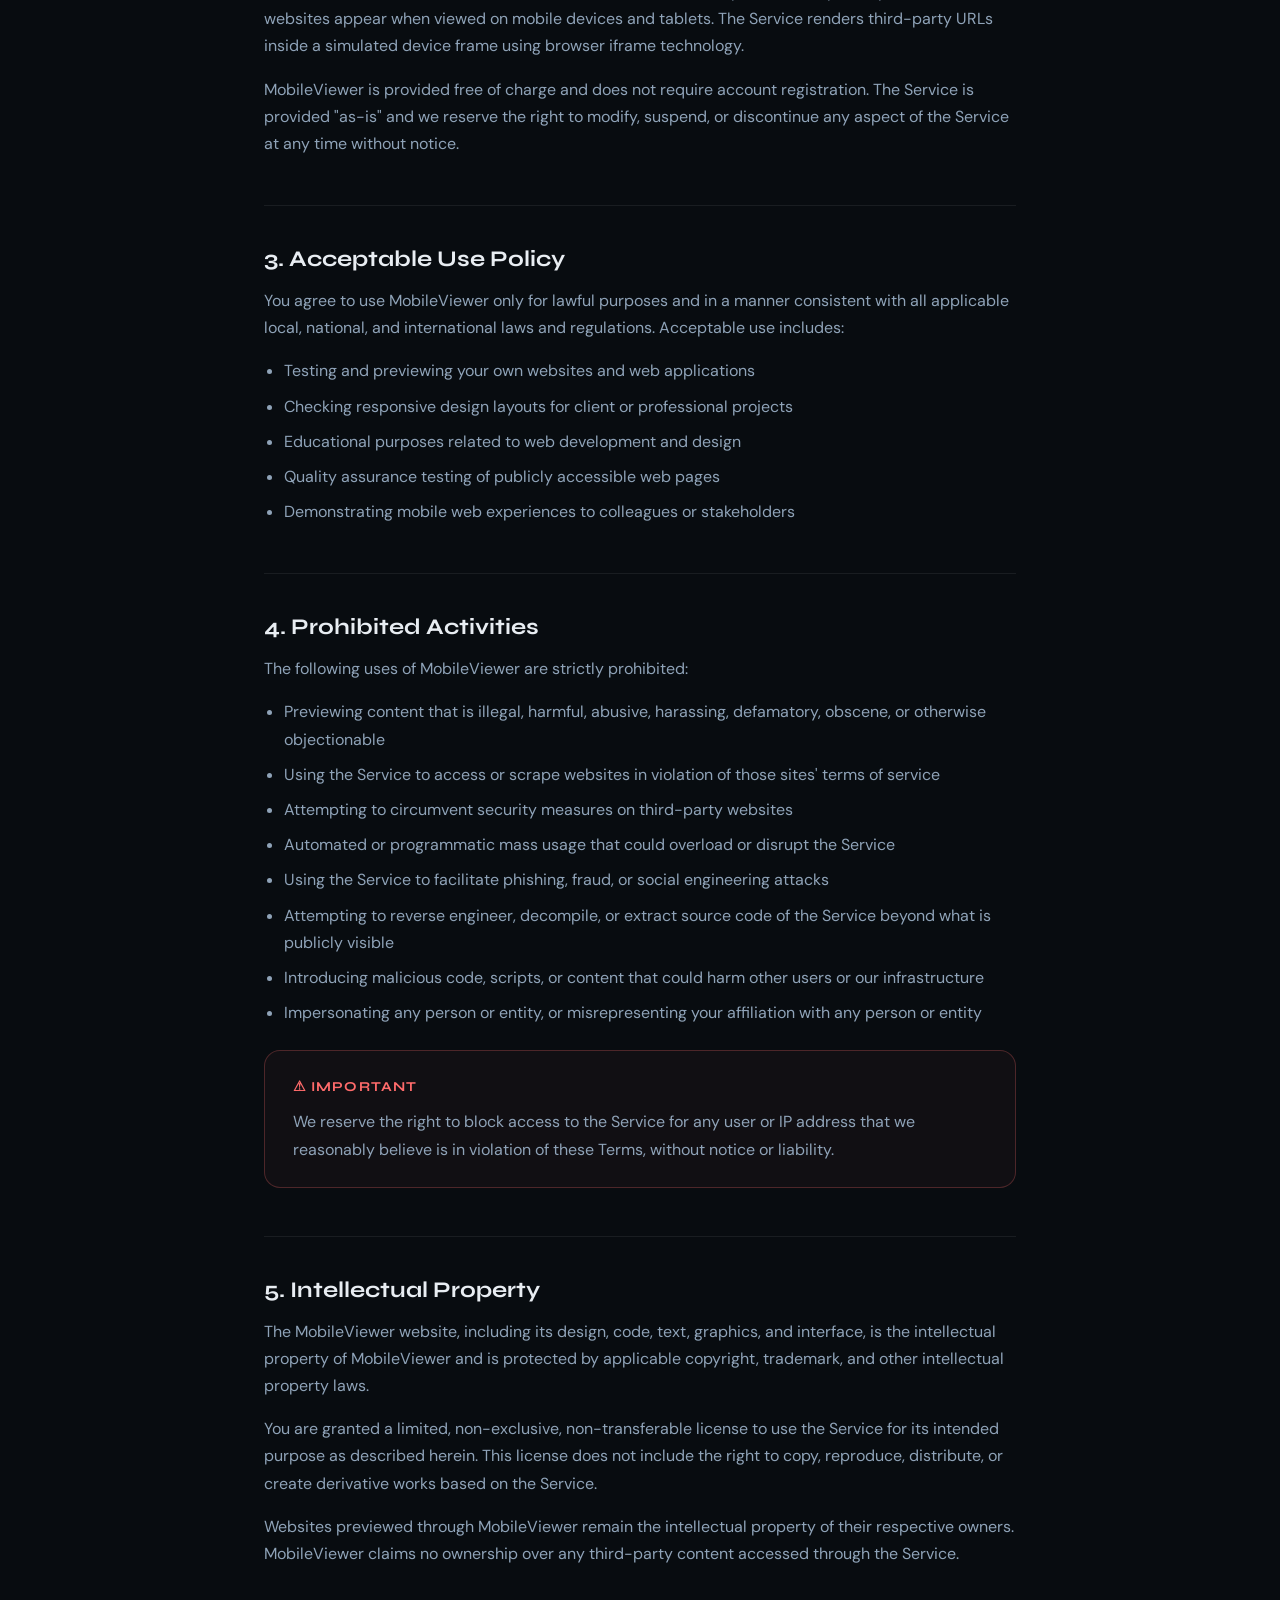
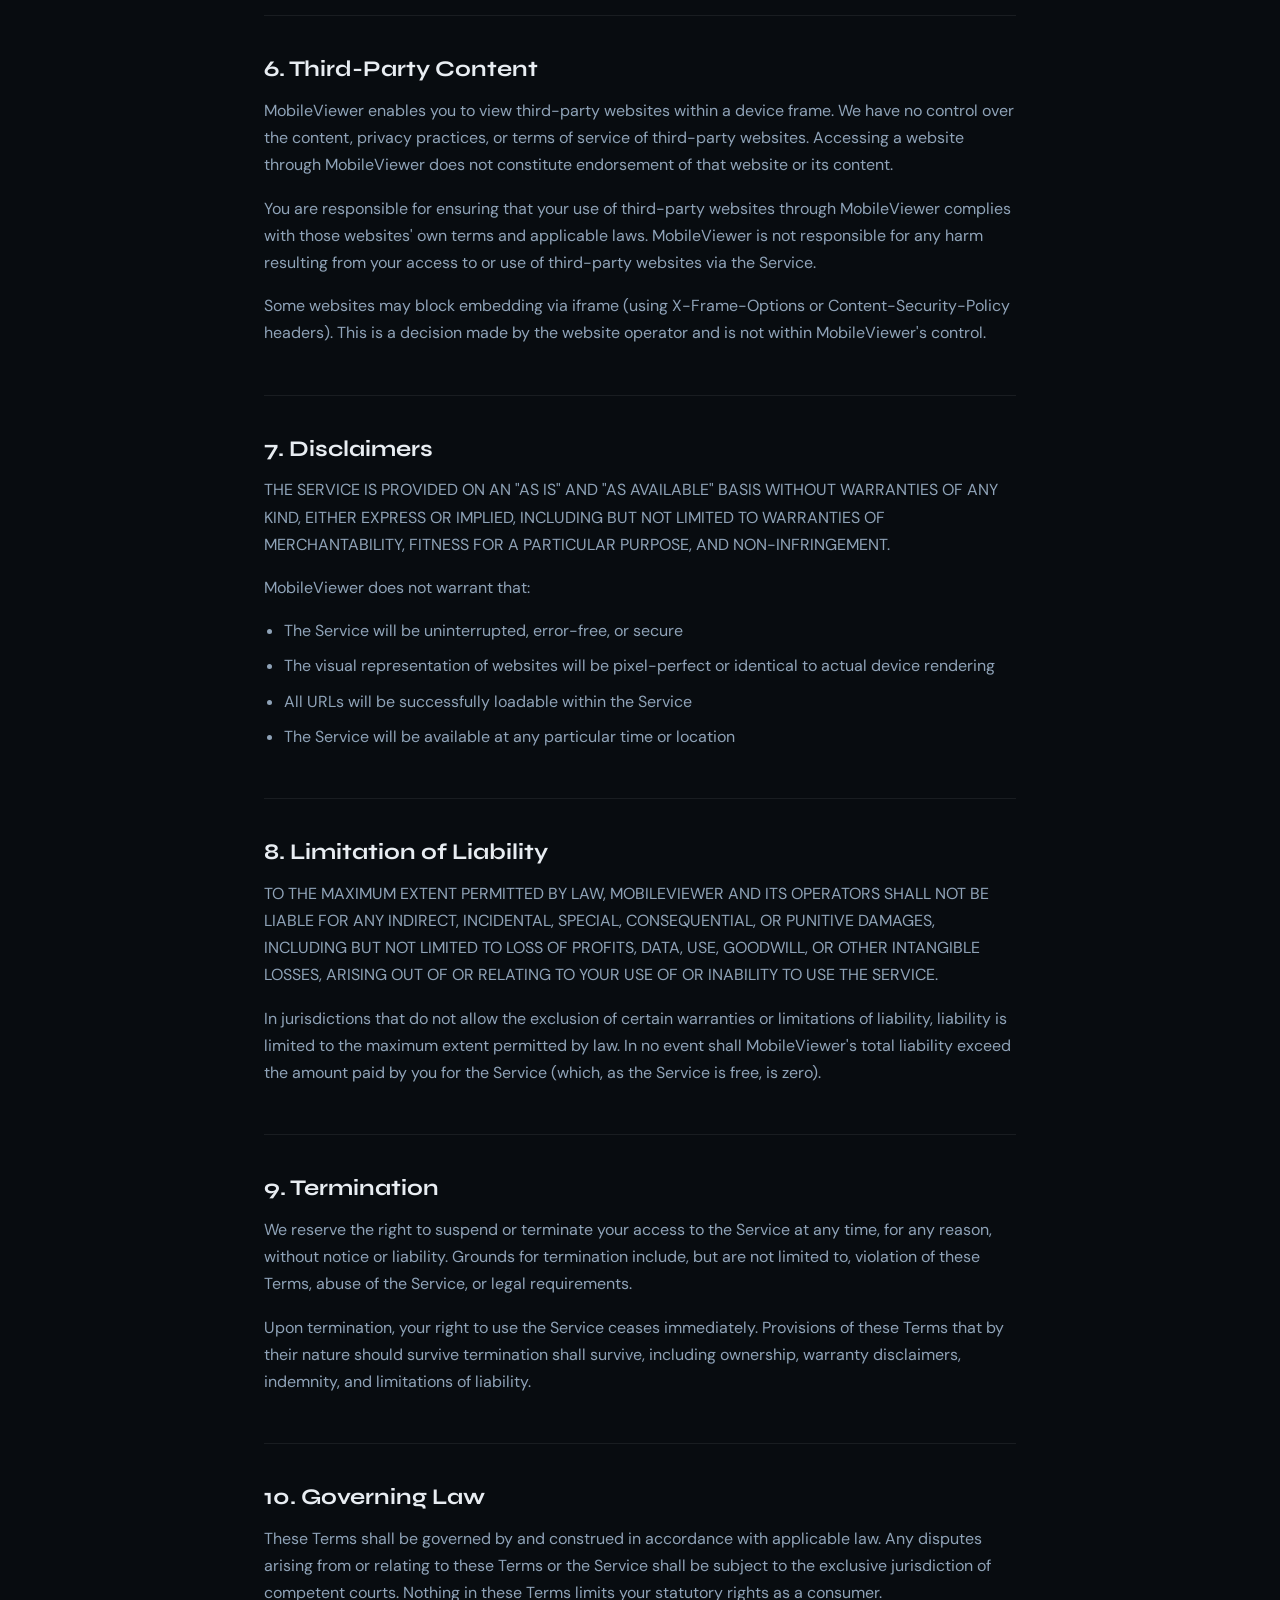
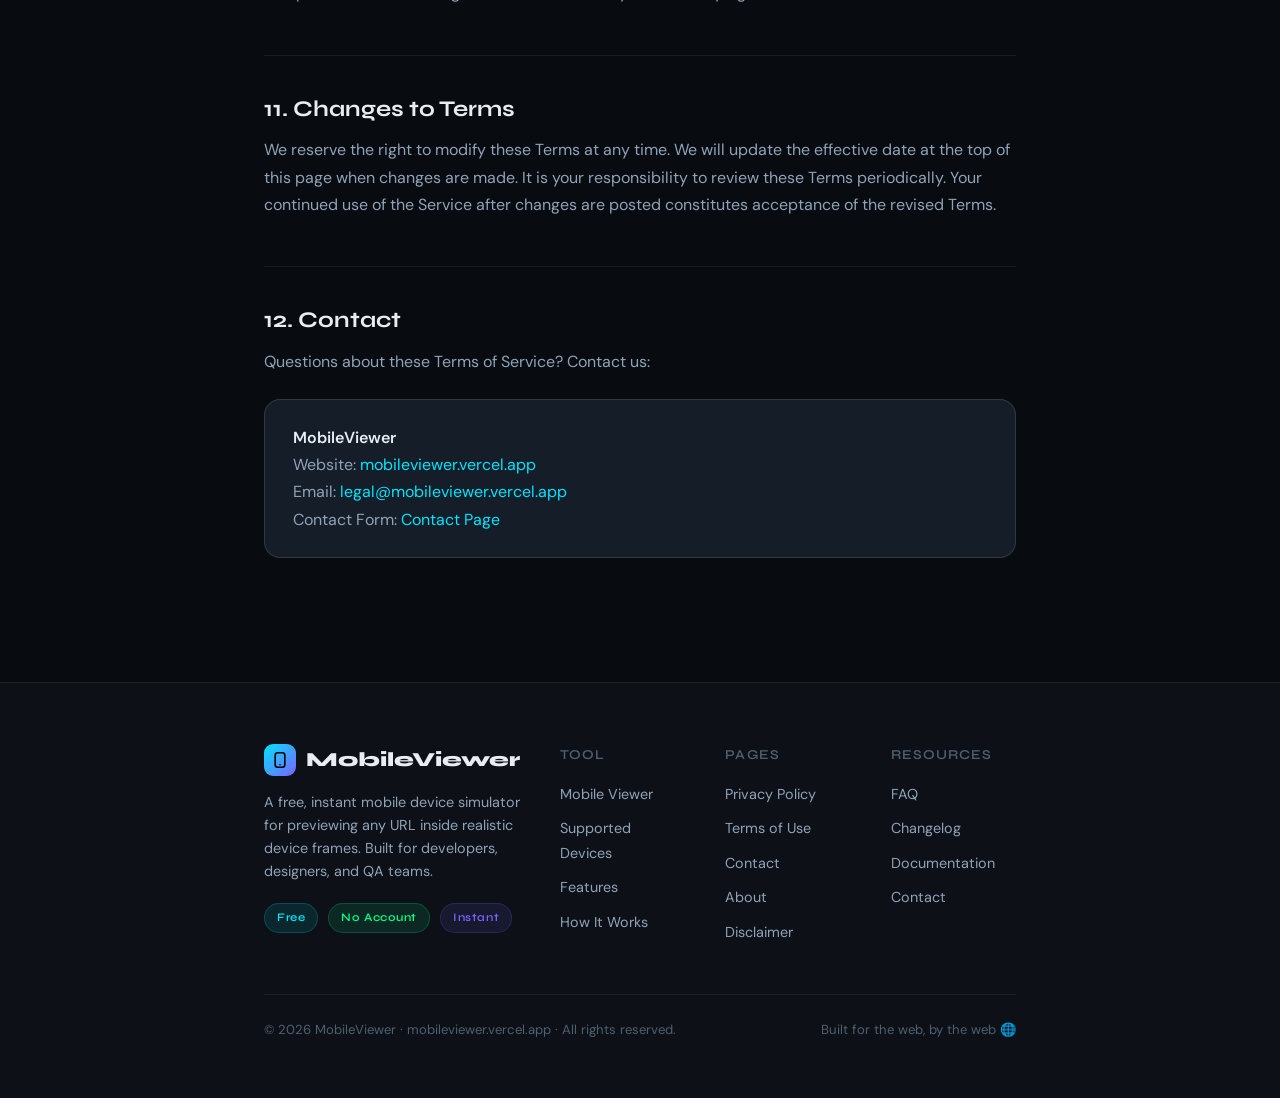
<file: terms.html>
<!DOCTYPE html>
<html lang="en">
<head>
  <meta charset="UTF-8" />
  <meta name="viewport" content="width=device-width, initial-scale=1.0" />
  <title>Terms of Service – MobileViewer</title>
  <meta name="description" content="MobileViewer Terms of Service. Read the terms and conditions governing use of our free mobile website preview and device simulator tool." />
  <link rel="canonical" href="https://mobileviewer.vercel.app/terms.html" />
  <meta property="og:title" content="Terms of Service – MobileViewer" />
  <meta property="og:description" content="Terms and conditions for using MobileViewer's free mobile preview tool." />
  <meta property="og:url" content="https://mobileviewer.vercel.app/terms.html" />
  <meta name="robots" content="index, follow" />

  <script type="application/ld+json">
  {
    "@context": "https://schema.org",
    "@type": "WebPage",
    "name": "Terms of Service",
    "url": "https://mobileviewer.vercel.app/terms.html",
    "isPartOf": { "@type": "WebSite", "name": "MobileViewer", "url": "https://mobileviewer.vercel.app" },
    "dateModified": "2025-01-01"
  }
  </script>

  <link rel="preconnect" href="https://fonts.googleapis.com" />
  <link rel="preconnect" href="https://fonts.gstatic.com" crossorigin />
  <link href="https://fonts.googleapis.com/css2?family=Syne:wght@400;600;700;800&family=DM+Sans:ital,opsz,wght@0,9..40,300;0,9..40,400;0,9..40,500;1,9..40,300&display=swap" rel="stylesheet" />

  <style>
    *, *::before, *::after { box-sizing: border-box; margin: 0; padding: 0; }
    :root {
      --bg:#080c10; --bg2:#0d1117; --bg3:#111820;
      --surface:#151d28; --surface2:#1c2636;
      --border:rgba(255,255,255,0.07); --border2:rgba(255,255,255,0.12);
      --accent:#00e5ff; --accent2:#7b61ff; --accent3:#ff6b6b; --green:#00ff88;
      --text:#e8edf2; --text2:#8fa3b8; --text3:#4d6070;
      --radius:16px; --radius-sm:8px;
      --font-display:'Syne',sans-serif; --font-body:'DM Sans',sans-serif;
    }
    html { scroll-behavior: smooth; }
    body { background:var(--bg); color:var(--text); font-family:var(--font-body); font-size:16px; line-height:1.7; overflow-x:hidden; }
    body::before { content:''; position:fixed; inset:0; background-image:url("data:image/svg+xml,%3Csvg viewBox='0 0 256 256' xmlns='http://www.w3.org/2000/svg'%3E%3Cfilter id='noise'%3E%3CfeTurbulence type='fractalNoise' baseFrequency='0.9' numOctaves='4' stitchTiles='stitch'/%3E%3C/filter%3E%3Crect width='100%25' height='100%25' filter='url(%23noise)' opacity='0.04'/%3E%3C/svg%3E"); pointer-events:none; z-index:9999; opacity:0.4; }
    ::-webkit-scrollbar { width:5px; } ::-webkit-scrollbar-track { background:var(--bg); } ::-webkit-scrollbar-thumb { background:var(--surface2); border-radius:10px; }
    .container { max-width:800px; margin:0 auto; padding:0 24px; }
    .container-wide { max-width:1100px; margin:0 auto; padding:0 24px; }
    h1,h2,h3 { font-family:var(--font-display); font-weight:700; line-height:1.2; }
    h1 { font-size:clamp(2rem,5vw,3.2rem); font-weight:800; }
    h2 { font-size:1.4rem; margin:48px 0 14px; color:var(--text); }
    h3 { font-size:1.05rem; margin:24px 0 8px; color:var(--text); }
    p { color:var(--text2); margin-bottom:16px; }
    ul,ol { color:var(--text2); padding-left:20px; margin-bottom:16px; }
    li { margin-bottom:8px; }
    a { color:var(--accent); text-decoration:none; } a:hover { text-decoration:underline; }
    strong { color:var(--text); font-weight:600; }
    nav { position:sticky; top:0; z-index:100; background:rgba(8,12,16,0.85); backdrop-filter:blur(20px); border-bottom:1px solid var(--border); }
    .nav-inner { display:flex; align-items:center; justify-content:space-between; padding:18px 0; }
    .logo { font-family:var(--font-display); font-size:1.25rem; font-weight:800; color:var(--text); text-decoration:none; display:flex; align-items:center; gap:10px; }
    .logo-icon { width:32px; height:32px; border-radius:9px; background:linear-gradient(135deg,var(--accent),var(--accent2)); display:flex; align-items:center; justify-content:center; }
    .logo-icon svg { width:16px; height:16px; }
    .nav-back { display:flex; align-items:center; gap:8px; font-size:0.88rem; color:var(--text2); text-decoration:none; border:1px solid var(--border2); border-radius:100px; padding:7px 16px; transition:all 0.2s; font-family:var(--font-display); font-weight:600; }
    .nav-back:hover { color:var(--accent); border-color:var(--accent); text-decoration:none; }
    .page-hero { padding:80px 0 60px; border-bottom:1px solid var(--border); position:relative; overflow:hidden; }
    .page-hero-bg { position:absolute; inset:0; background:radial-gradient(ellipse 60% 80% at 50% 0%, rgba(123,97,255,0.07) 0%, transparent 70%); pointer-events:none; }
    .page-hero-grid { position:absolute; inset:0; background-image:linear-gradient(var(--border) 1px,transparent 1px),linear-gradient(90deg,var(--border) 1px,transparent 1px); background-size:60px 60px; mask-image:radial-gradient(ellipse 60% 50% at 50% 0%,black,transparent); }
    .page-hero-inner { position:relative; }
    .tag { display:inline-flex; align-items:center; gap:6px; font-family:var(--font-display); font-size:11px; font-weight:600; letter-spacing:0.12em; text-transform:uppercase; color:var(--accent2); padding:5px 12px; border:1px solid rgba(123,97,255,0.25); border-radius:100px; background:rgba(123,97,255,0.06); margin-bottom:20px; }
    .gradient-text { background:linear-gradient(135deg,var(--accent2) 0%,var(--accent) 100%); -webkit-background-clip:text; -webkit-text-fill-color:transparent; background-clip:text; }
    .page-meta { display:flex; align-items:center; gap:20px; margin-top:24px; flex-wrap:wrap; }
    .page-meta-item { display:flex; align-items:center; gap:8px; font-size:0.82rem; color:var(--text3); font-family:var(--font-display); }
    .page-meta-dot { width:6px; height:6px; border-radius:50%; background:var(--accent2); }
    .page-content { padding:60px 0 100px; }
    .prose h2 { border-top:1px solid var(--border); padding-top:40px; }
    .prose h2:first-child { border-top:none; padding-top:0; }
    .info-card { background:var(--surface); border:1px solid var(--border2); border-radius:var(--radius); padding:24px 28px; margin:24px 0; }
    .info-card.warning { border-color:rgba(255,107,107,0.25); background:rgba(255,107,107,0.04); }
    .info-card.purple { border-color:rgba(123,97,255,0.25); background:rgba(123,97,255,0.04); }
    .info-card p { margin-bottom:0; }
    .info-card-title { font-family:var(--font-display); font-size:0.85rem; font-weight:700; letter-spacing:0.08em; text-transform:uppercase; margin-bottom:10px; color:var(--text3); }
    .info-card.warning .info-card-title { color:var(--accent3); }
    .info-card.purple .info-card-title { color:var(--accent2); }
    .toc { background:var(--surface); border:1px solid var(--border2); border-radius:var(--radius); padding:28px 32px; margin-bottom:52px; }
    .toc-title { font-family:var(--font-display); font-size:0.85rem; font-weight:700; letter-spacing:0.08em; text-transform:uppercase; color:var(--text3); margin-bottom:16px; }
    .toc ol { list-style:none; padding:0; margin:0; counter-reset:toc; }
    .toc li { counter-increment:toc; margin-bottom:8px; display:flex; align-items:center; gap:12px; font-size:0.9rem; }
    .toc li::before { content:counter(toc,decimal-leading-zero); font-family:var(--font-display); font-size:0.72rem; color:var(--text3); min-width:20px; }
    .toc a { color:var(--text2); text-decoration:none; transition:color 0.2s; }
    .toc a:hover { color:var(--accent2); text-decoration:none; }
    footer { background:var(--bg2); border-top:1px solid var(--border); padding:40px 0; }
    .footer-inner { display:flex; justify-content:space-between; align-items:center; flex-wrap:wrap; gap:16px; }
    .footer-links { display:flex; gap:20px; flex-wrap:wrap; }
    .footer-links a { color:var(--text3); font-size:0.83rem; text-decoration:none; transition:color 0.2s; }
    .footer-links a:hover { color:var(--accent); }
    .footer-copy { color:var(--text3); font-size:0.82rem; }
    @media(max-width:600px){ .page-hero { padding:60px 0 40px; } h2 { font-size:1.2rem; } .toc { padding:20px; } }

    /* ── FOOTER ── */
    footer {
      background: var(--bg2); border-top: 1px solid var(--border);
      padding: 60px 0 40px;
    }
    .footer-top { display: grid; grid-template-columns: 2fr 1fr 1fr 1fr; gap: 40px; padding-bottom: 40px; border-bottom: 1px solid var(--border); }
    .footer-brand p { color: var(--text2); font-size: 0.9rem; margin-top: 14px; max-width: 260px; line-height: 1.6; }
    .footer-col h5 { font-family: var(--font-display); font-size: 0.85rem; font-weight: 600; color: var(--text3); letter-spacing: 0.08em; text-transform: uppercase; margin-bottom: 16px; }
    .footer-col a { display: block; color: var(--text2); text-decoration: none; font-size: 0.9rem; margin-bottom: 10px; transition: color 0.2s; }
    .footer-col a:hover { color: var(--accent); }
    .footer-bottom { display: flex; justify-content: space-between; align-items: center; padding-top: 24px; flex-wrap: wrap; gap: 12px; }
    .footer-bottom p { color: var(--text3); font-size: 0.82rem; }
    .footer-badges { display: flex; gap: 10px; }
    .fbadge {
      padding: 4px 12px; border-radius: 100px; font-size: 0.72rem;
      font-family: var(--font-display); font-weight: 600; letter-spacing: 0.05em;
    }
  </style>
</head>
<body>

<nav role="navigation" aria-label="Main navigation">
  <div class="container-wide">
    <div class="nav-inner">
      <a href="/" class="logo" aria-label="MobileViewer Home">
        <div class="logo-icon"><svg viewBox="0 0 20 20" fill="none"><rect x="4" y="1" width="12" height="18" rx="3" stroke="black" stroke-width="2"/><circle cx="10" cy="16" r="1" fill="black"/></svg></div>
        MobileViewer
      </a>
      <a href="/" class="nav-back">
        <svg width="14" height="14" viewBox="0 0 24 24" fill="none" stroke="currentColor" stroke-width="2"><path d="M19 12H5M12 19l-7-7 7-7"/></svg>
        Back to Tool
      </a>
    </div>
  </div>
</nav>

<section class="page-hero" aria-labelledby="page-title">
  <div class="page-hero-bg"></div>
  <div class="page-hero-grid"></div>
  <div class="container page-hero-inner">
    <div class="tag">📄 Legal</div>
    <h1 id="page-title">Terms of <span class="gradient-text">Service</span></h1>
    <p style="color:var(--text2); max-width:520px; margin-top:12px;">Please read these terms carefully before using MobileViewer. By accessing or using our tool, you agree to be bound by these terms.</p>
    <div class="page-meta">
      <div class="page-meta-item"><div class="page-meta-dot"></div>Effective: January 1, 2025</div>
      <div class="page-meta-item"><div class="page-meta-dot"></div>Governs: mobileviewer.vercel.app</div>
      <div class="page-meta-item"><div class="page-meta-dot"></div>~6 min read</div>
    </div>
  </div>
</section>

<section class="page-content">
  <div class="container">

    <div class="info-card purple">
      <div class="info-card-title">✦ Summary</div>
      <p>MobileViewer is a free tool provided as-is. Use it lawfully, don't abuse it, don't preview harmful content, and understand it is provided without warranty. Full details below.</p>
    </div>

    <nav class="toc" aria-label="Table of contents">
      <div class="toc-title">Table of Contents</div>
      <ol>
        <li><a href="#acceptance">Acceptance of Terms</a></li>
        <li><a href="#description">Description of Service</a></li>
        <li><a href="#acceptable-use">Acceptable Use Policy</a></li>
        <li><a href="#prohibited">Prohibited Activities</a></li>
        <li><a href="#ip">Intellectual Property</a></li>
        <li><a href="#third-party-content">Third-Party Content</a></li>
        <li><a href="#disclaimers">Disclaimers</a></li>
        <li><a href="#limitation">Limitation of Liability</a></li>
        <li><a href="#termination">Termination</a></li>
        <li><a href="#governing-law">Governing Law</a></li>
        <li><a href="#changes-tos">Changes to Terms</a></li>
        <li><a href="#contact-tos">Contact</a></li>
      </ol>
    </nav>

    <div class="prose">

      <h2 id="acceptance">1. Acceptance of Terms</h2>
      <p>By accessing or using MobileViewer at <a href="https://mobileviewer.vercel.app">mobileviewer.vercel.app</a> ("the Service"), you agree to be legally bound by these Terms of Service ("Terms"). If you do not agree to these Terms, please do not use the Service.</p>
      <p>These Terms apply to all visitors, users, and others who access or use the Service. Your continued use of the Service constitutes ongoing acceptance of these Terms as they may be updated from time to time.</p>

      <h2 id="description">2. Description of Service</h2>
      <p>MobileViewer is a free, browser-based tool that allows users to preview how publicly accessible websites appear when viewed on mobile devices and tablets. The Service renders third-party URLs inside a simulated device frame using browser iframe technology.</p>
      <p>MobileViewer is provided free of charge and does not require account registration. The Service is provided "as-is" and we reserve the right to modify, suspend, or discontinue any aspect of the Service at any time without notice.</p>

      <h2 id="acceptable-use">3. Acceptable Use Policy</h2>
      <p>You agree to use MobileViewer only for lawful purposes and in a manner consistent with all applicable local, national, and international laws and regulations. Acceptable use includes:</p>
      <ul>
        <li>Testing and previewing your own websites and web applications</li>
        <li>Checking responsive design layouts for client or professional projects</li>
        <li>Educational purposes related to web development and design</li>
        <li>Quality assurance testing of publicly accessible web pages</li>
        <li>Demonstrating mobile web experiences to colleagues or stakeholders</li>
      </ul>

      <h2 id="prohibited">4. Prohibited Activities</h2>
      <p>The following uses of MobileViewer are strictly prohibited:</p>
      <ul>
        <li>Previewing content that is illegal, harmful, abusive, harassing, defamatory, obscene, or otherwise objectionable</li>
        <li>Using the Service to access or scrape websites in violation of those sites' terms of service</li>
        <li>Attempting to circumvent security measures on third-party websites</li>
        <li>Automated or programmatic mass usage that could overload or disrupt the Service</li>
        <li>Using the Service to facilitate phishing, fraud, or social engineering attacks</li>
        <li>Attempting to reverse engineer, decompile, or extract source code of the Service beyond what is publicly visible</li>
        <li>Introducing malicious code, scripts, or content that could harm other users or our infrastructure</li>
        <li>Impersonating any person or entity, or misrepresenting your affiliation with any person or entity</li>
      </ul>
      <div class="info-card warning">
        <div class="info-card-title">⚠ Important</div>
        <p>We reserve the right to block access to the Service for any user or IP address that we reasonably believe is in violation of these Terms, without notice or liability.</p>
      </div>

      <h2 id="ip">5. Intellectual Property</h2>
      <p>The MobileViewer website, including its design, code, text, graphics, and interface, is the intellectual property of MobileViewer and is protected by applicable copyright, trademark, and other intellectual property laws.</p>
      <p>You are granted a limited, non-exclusive, non-transferable license to use the Service for its intended purpose as described herein. This license does not include the right to copy, reproduce, distribute, or create derivative works based on the Service.</p>
      <p>Websites previewed through MobileViewer remain the intellectual property of their respective owners. MobileViewer claims no ownership over any third-party content accessed through the Service.</p>

      <h2 id="third-party-content">6. Third-Party Content</h2>
      <p>MobileViewer enables you to view third-party websites within a device frame. We have no control over the content, privacy practices, or terms of service of third-party websites. Accessing a website through MobileViewer does not constitute endorsement of that website or its content.</p>
      <p>You are responsible for ensuring that your use of third-party websites through MobileViewer complies with those websites' own terms and applicable laws. MobileViewer is not responsible for any harm resulting from your access to or use of third-party websites via the Service.</p>
      <p>Some websites may block embedding via iframe (using X-Frame-Options or Content-Security-Policy headers). This is a decision made by the website operator and is not within MobileViewer's control.</p>

      <h2 id="disclaimers">7. Disclaimers</h2>
      <p>THE SERVICE IS PROVIDED ON AN "AS IS" AND "AS AVAILABLE" BASIS WITHOUT WARRANTIES OF ANY KIND, EITHER EXPRESS OR IMPLIED, INCLUDING BUT NOT LIMITED TO WARRANTIES OF MERCHANTABILITY, FITNESS FOR A PARTICULAR PURPOSE, AND NON-INFRINGEMENT.</p>
      <p>MobileViewer does not warrant that:</p>
      <ul>
        <li>The Service will be uninterrupted, error-free, or secure</li>
        <li>The visual representation of websites will be pixel-perfect or identical to actual device rendering</li>
        <li>All URLs will be successfully loadable within the Service</li>
        <li>The Service will be available at any particular time or location</li>
      </ul>

      <h2 id="limitation">8. Limitation of Liability</h2>
      <p>TO THE MAXIMUM EXTENT PERMITTED BY LAW, MOBILEVIEWER AND ITS OPERATORS SHALL NOT BE LIABLE FOR ANY INDIRECT, INCIDENTAL, SPECIAL, CONSEQUENTIAL, OR PUNITIVE DAMAGES, INCLUDING BUT NOT LIMITED TO LOSS OF PROFITS, DATA, USE, GOODWILL, OR OTHER INTANGIBLE LOSSES, ARISING OUT OF OR RELATING TO YOUR USE OF OR INABILITY TO USE THE SERVICE.</p>
      <p>In jurisdictions that do not allow the exclusion of certain warranties or limitations of liability, liability is limited to the maximum extent permitted by law. In no event shall MobileViewer's total liability exceed the amount paid by you for the Service (which, as the Service is free, is zero).</p>

      <h2 id="termination">9. Termination</h2>
      <p>We reserve the right to suspend or terminate your access to the Service at any time, for any reason, without notice or liability. Grounds for termination include, but are not limited to, violation of these Terms, abuse of the Service, or legal requirements.</p>
      <p>Upon termination, your right to use the Service ceases immediately. Provisions of these Terms that by their nature should survive termination shall survive, including ownership, warranty disclaimers, indemnity, and limitations of liability.</p>

      <h2 id="governing-law">10. Governing Law</h2>
      <p>These Terms shall be governed by and construed in accordance with applicable law. Any disputes arising from or relating to these Terms or the Service shall be subject to the exclusive jurisdiction of competent courts. Nothing in these Terms limits your statutory rights as a consumer.</p>

      <h2 id="changes-tos">11. Changes to Terms</h2>
      <p>We reserve the right to modify these Terms at any time. We will update the effective date at the top of this page when changes are made. It is your responsibility to review these Terms periodically. Your continued use of the Service after changes are posted constitutes acceptance of the revised Terms.</p>

      <h2 id="contact-tos">12. Contact</h2>
      <p>Questions about these Terms of Service? Contact us:</p>
      <div class="info-card">
        <p><strong>MobileViewer</strong><br/>
        Website: <a href="https://mobileviewer.vercel.app">mobileviewer.vercel.app</a><br/>
        Email: <a href="mailto:legal@mobileviewer.vercel.app">legal@mobileviewer.vercel.app</a><br/>
        Contact Form: <a href="contact.html">Contact Page</a></p>
      </div>
    </div>
  </div>
</section>

<!-- Footer -->
<footer role="contentinfo">
  <div class="container">
    <div class="footer-top">
      <div class="footer-brand">
        <a href="/" class="logo" aria-label="MobileViewer home">
          <div class="logo-icon">
            <svg viewBox="0 0 20 20" fill="none" xmlns="http://www.w3.org/2000/svg">
              <rect x="4" y="1" width="12" height="18" rx="3" stroke="black" stroke-width="2"/>
              <circle cx="10" cy="16" r="1" fill="black"/>
            </svg>
          </div>
          MobileViewer
        </a>
        <p>A free, instant mobile device simulator for previewing any URL inside realistic device frames. Built for developers, designers, and QA teams.</p>
        <div style="margin-top:20px; display:flex; gap:10px;">
          <div class="fbadge" style="background:rgba(0,229,255,0.1); color:var(--accent); border:1px solid rgba(0,229,255,0.2);">Free</div>
          <div class="fbadge" style="background:rgba(0,255,136,0.1); color:var(--green); border:1px solid rgba(0,255,136,0.2);">No Account</div>
          <div class="fbadge" style="background:rgba(123,97,255,0.1); color:var(--accent2); border:1px solid rgba(123,97,255,0.2);">Instant</div>
        </div>
      </div>
      <div class="footer-col">
        <h5>Tool</h5>
        <a href="#tool">Mobile Viewer</a>
        <a href="#devices">Supported Devices</a>
        <a href="#features">Features</a>
        <a href="#how">How It Works</a>
      </div>
      <div class="footer-col">
        <h5>Pages</h5>
        <a href="privacy.html">Privacy Policy</a>
        <a href="terms.html">Terms of Use</a>
        <a href="contact.html">Contact</a>
        <a href="about.html">About</a>
        <a href="disclaimer.html">Disclaimer</a>
      </div>
      <div class="footer-col">
        <h5>Resources</h5>
        <a href="#faq">FAQ</a>
        <a href="#features">Changelog</a>
        <a href="#faq">Documentation</a>
        <a href="mailto:nolushac@gmail.com">Contact</a>
      </div>
    </div>
    <div class="footer-bottom">
      <p>© 2026 MobileViewer · <a href="https://mobileviewer.vercel.app" style="color:var(--text3);">mobileviewer.vercel.app</a> · All rights reserved.</p>
      <p style="color: var(--text3);">Built for the web, by the web 🌐</p>
    </div>
  </div>
</footer>

</body>
</html>
</file>
